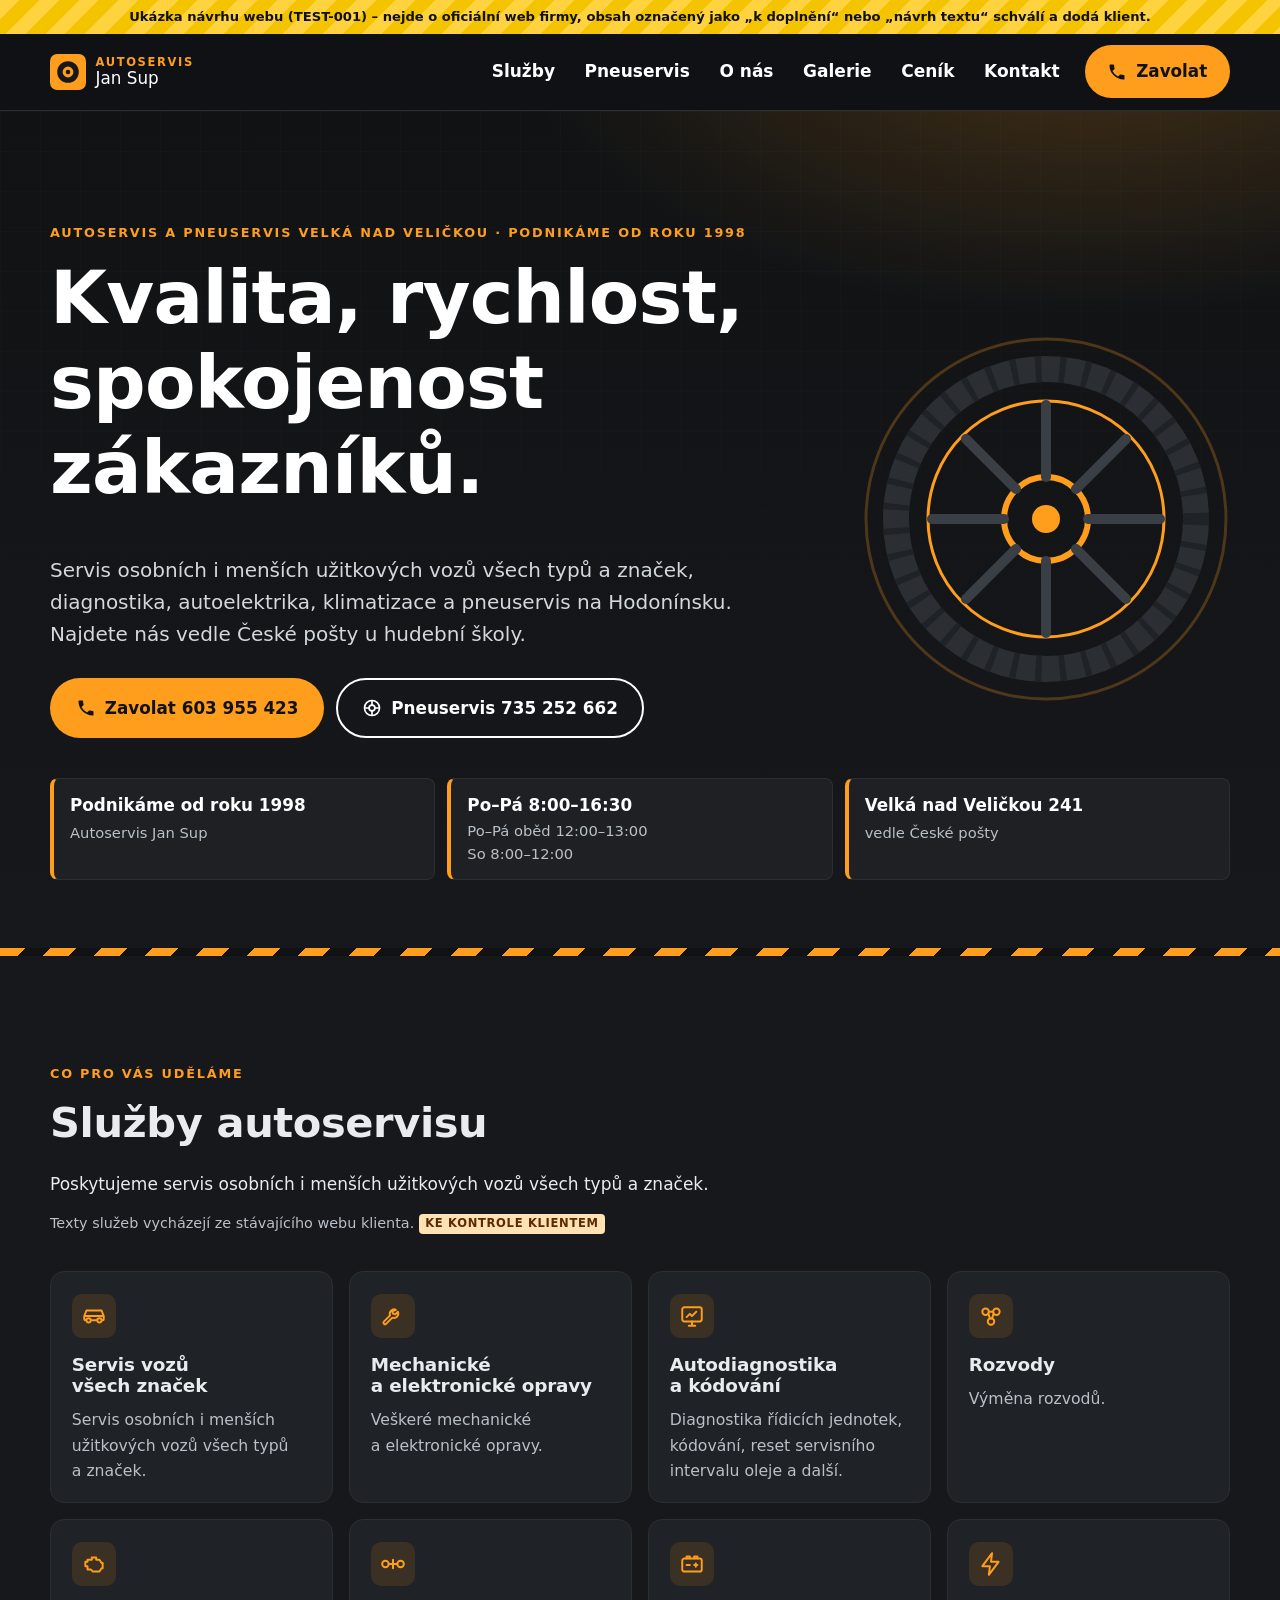
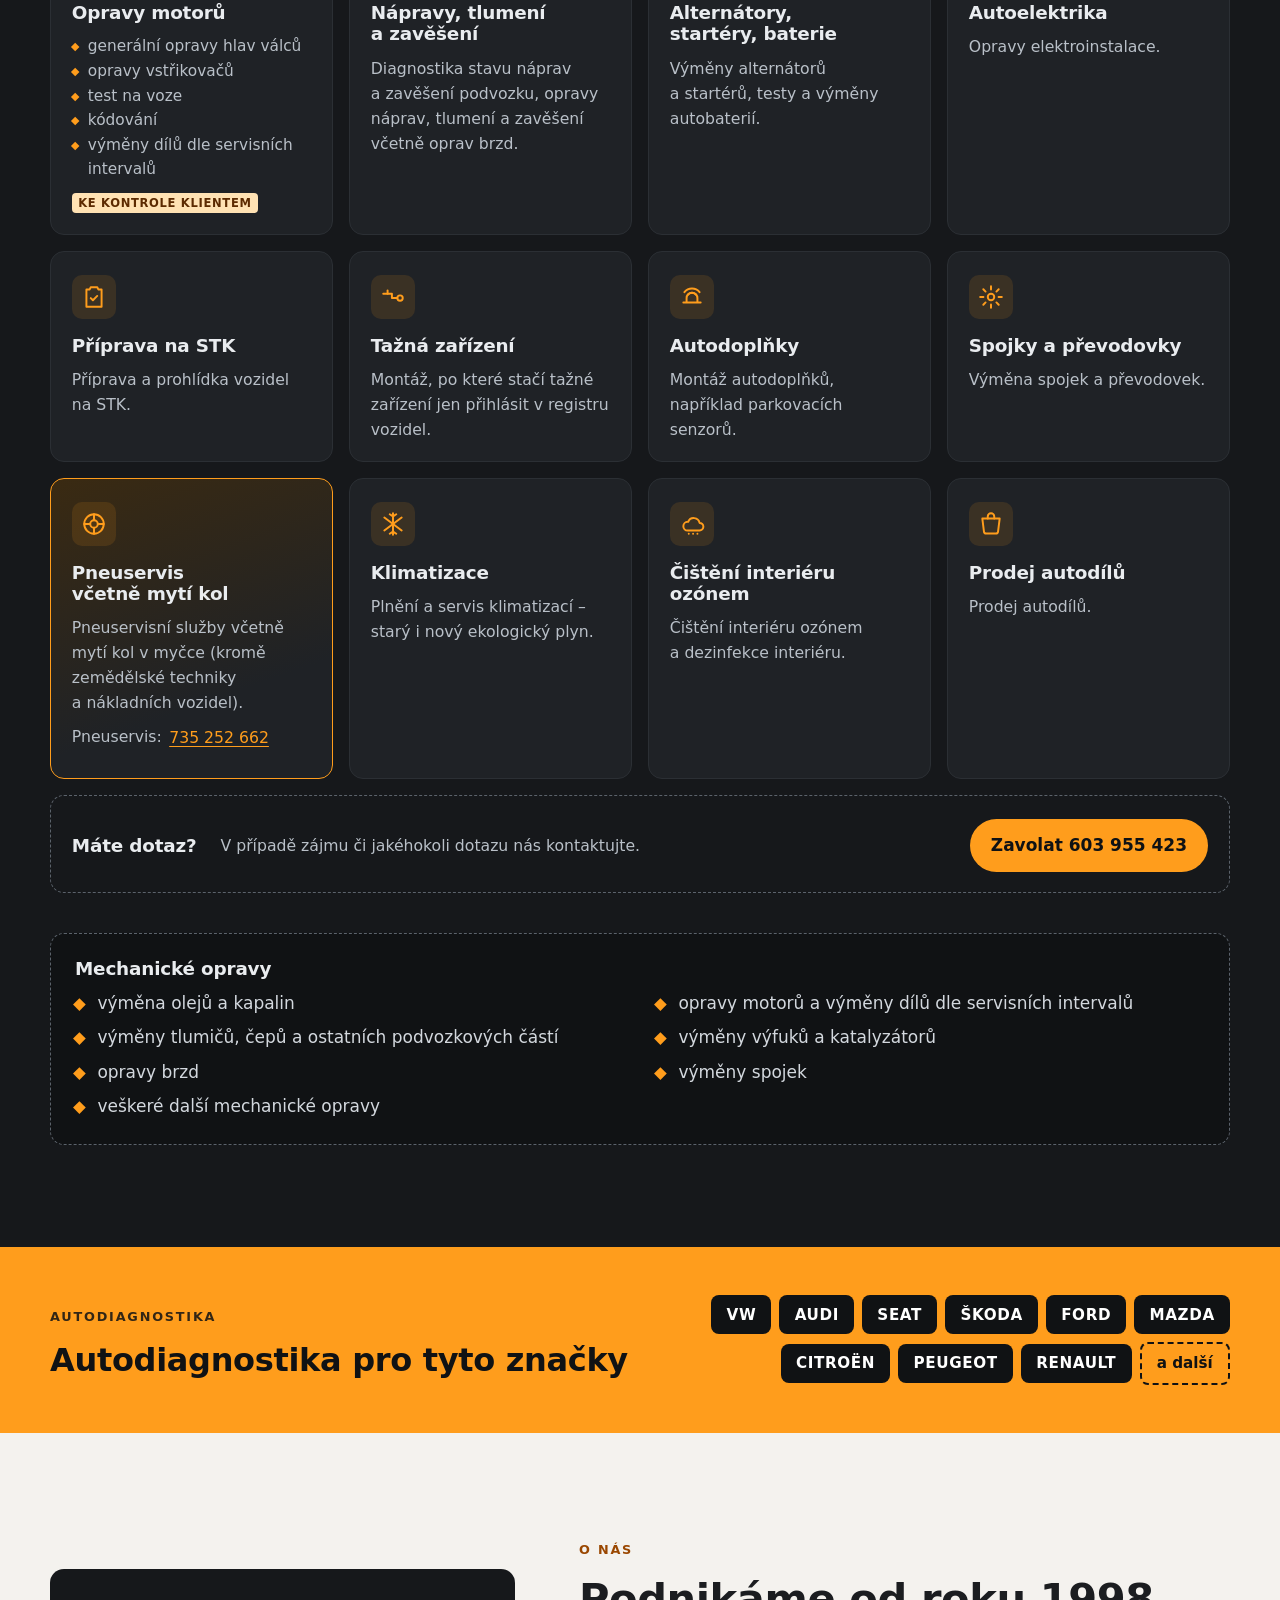
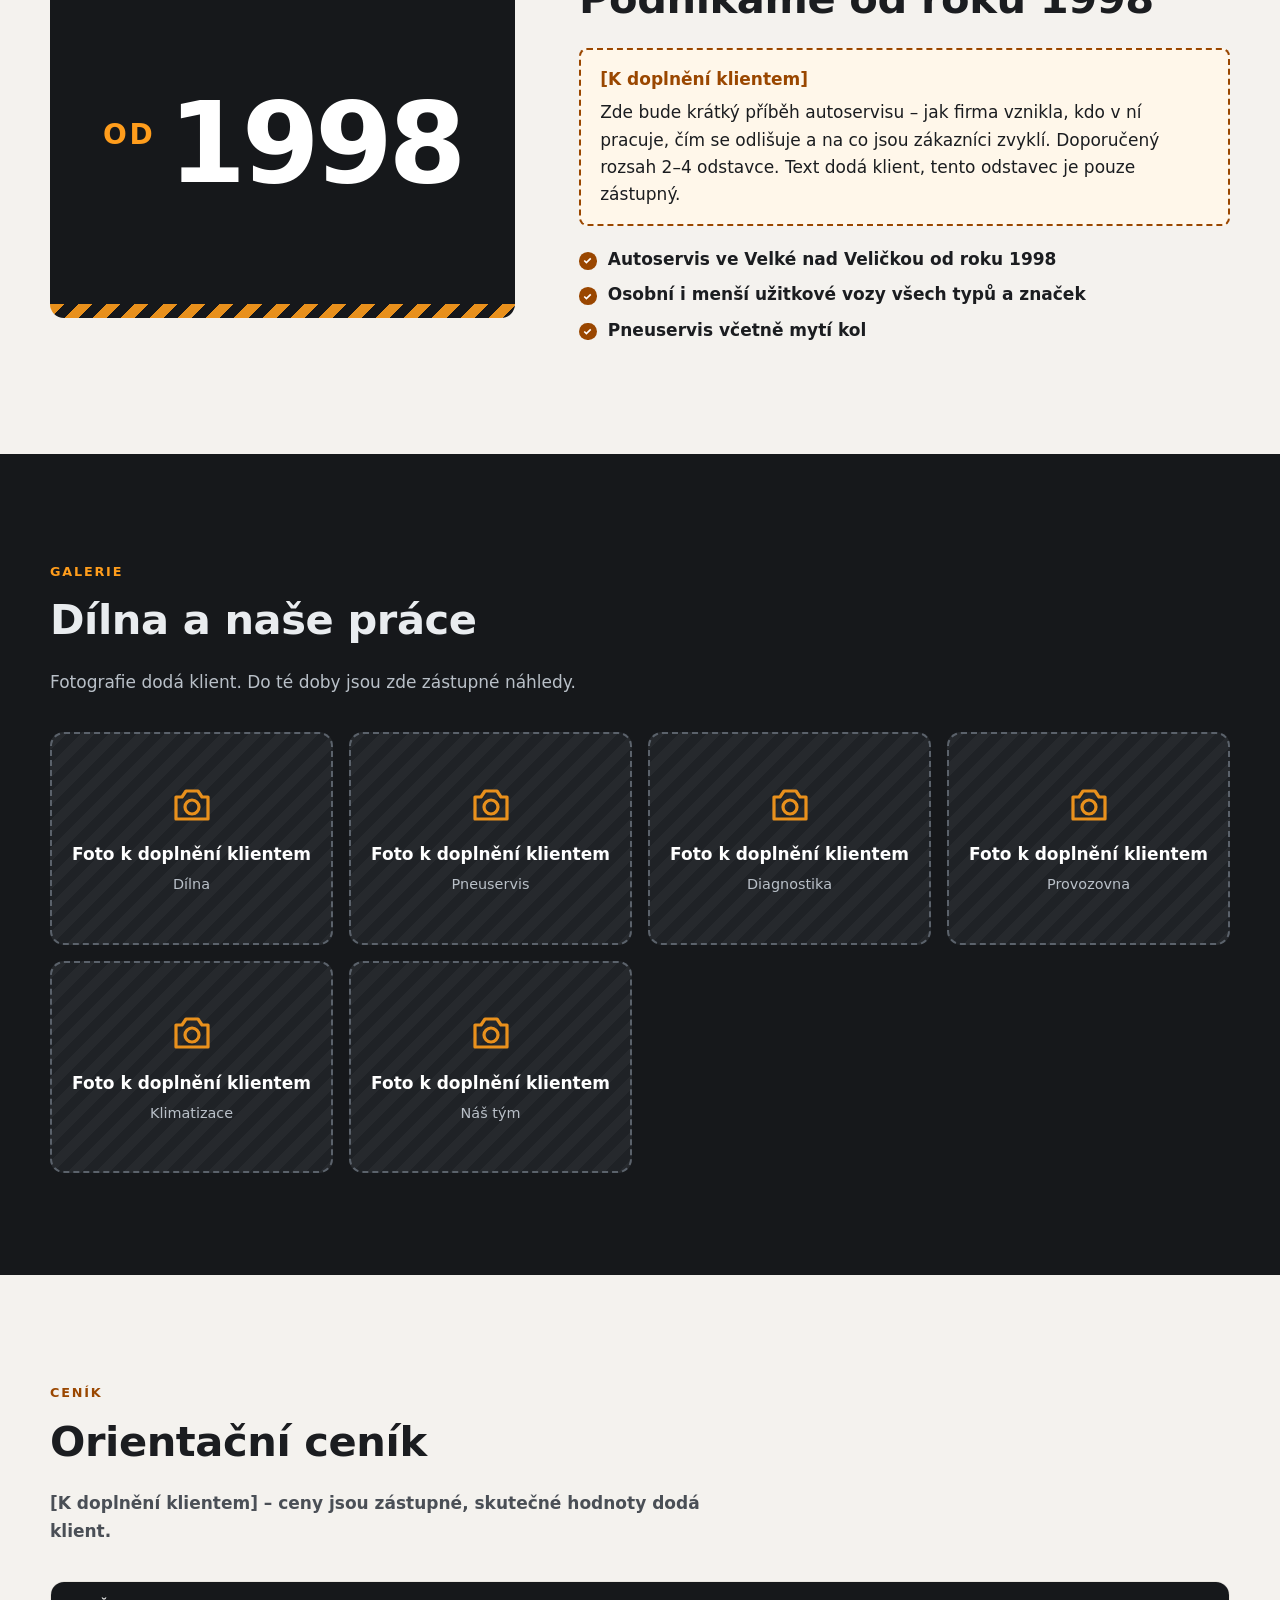
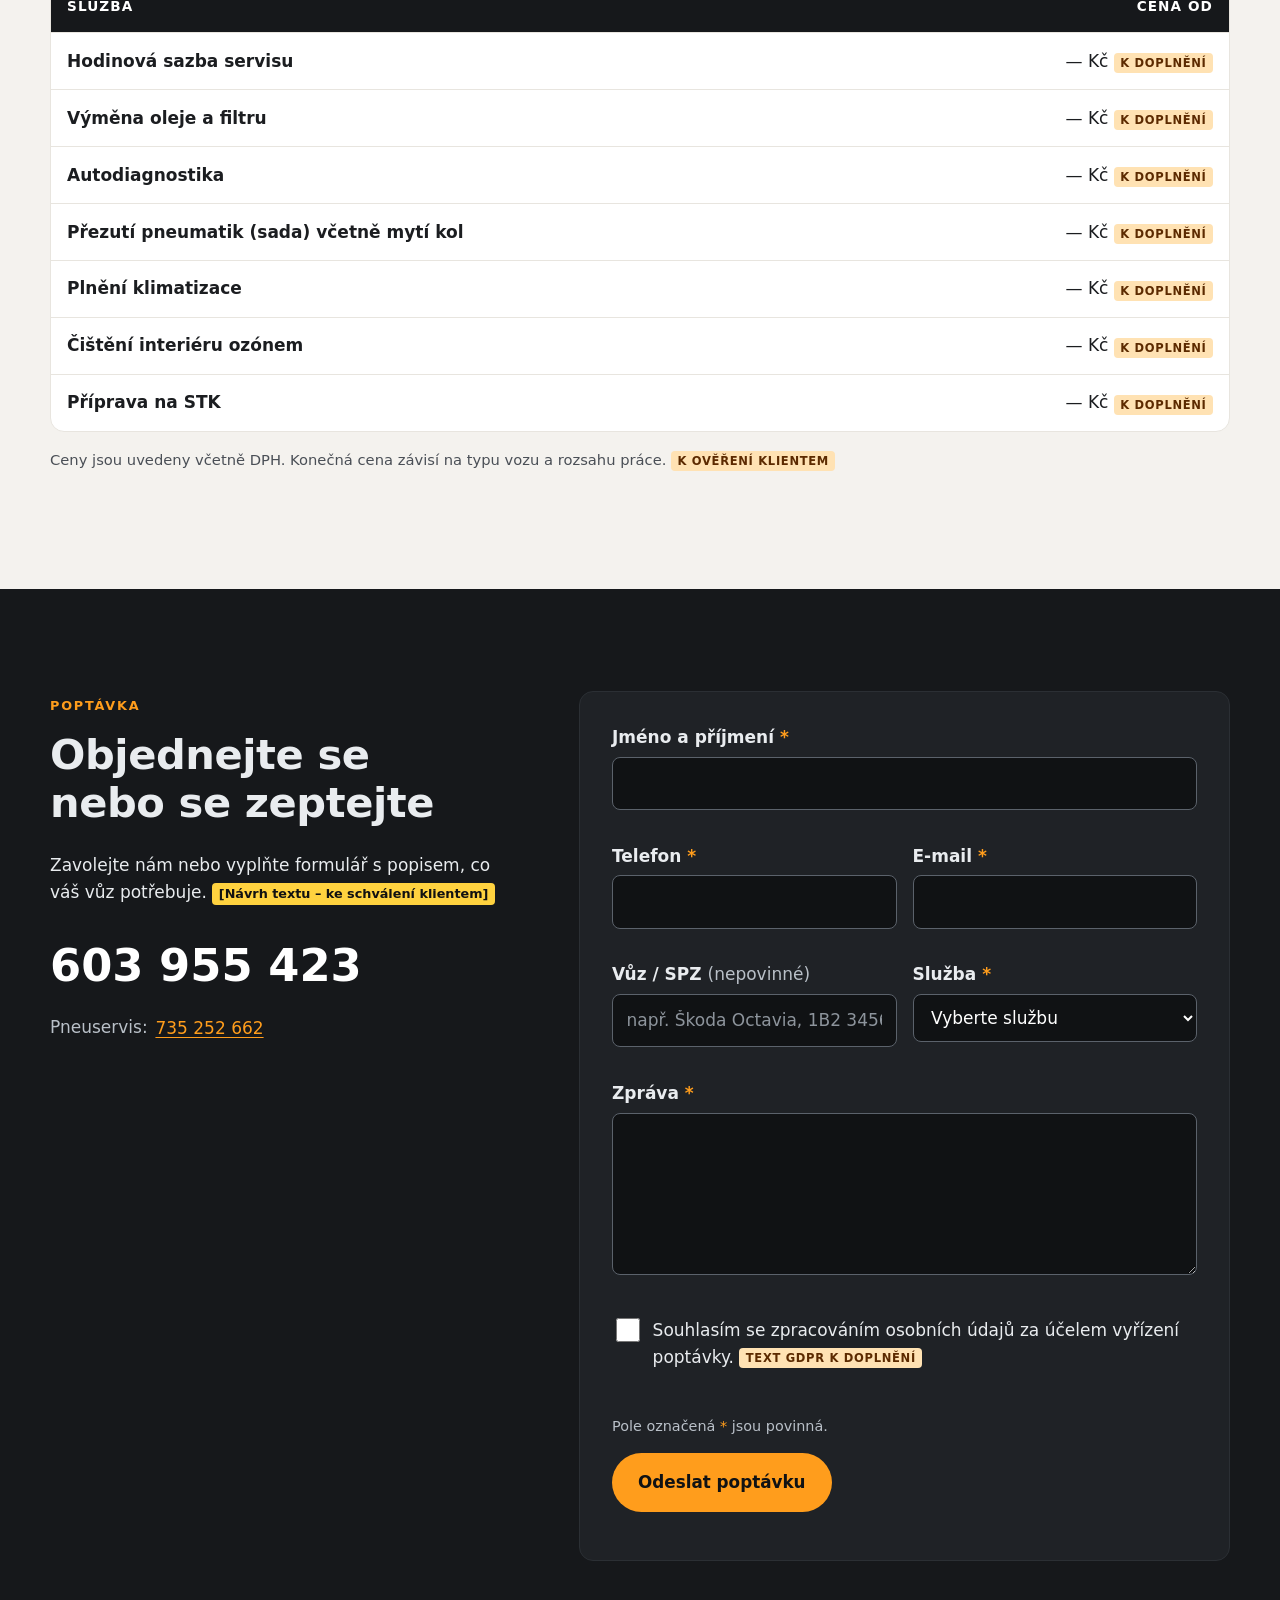
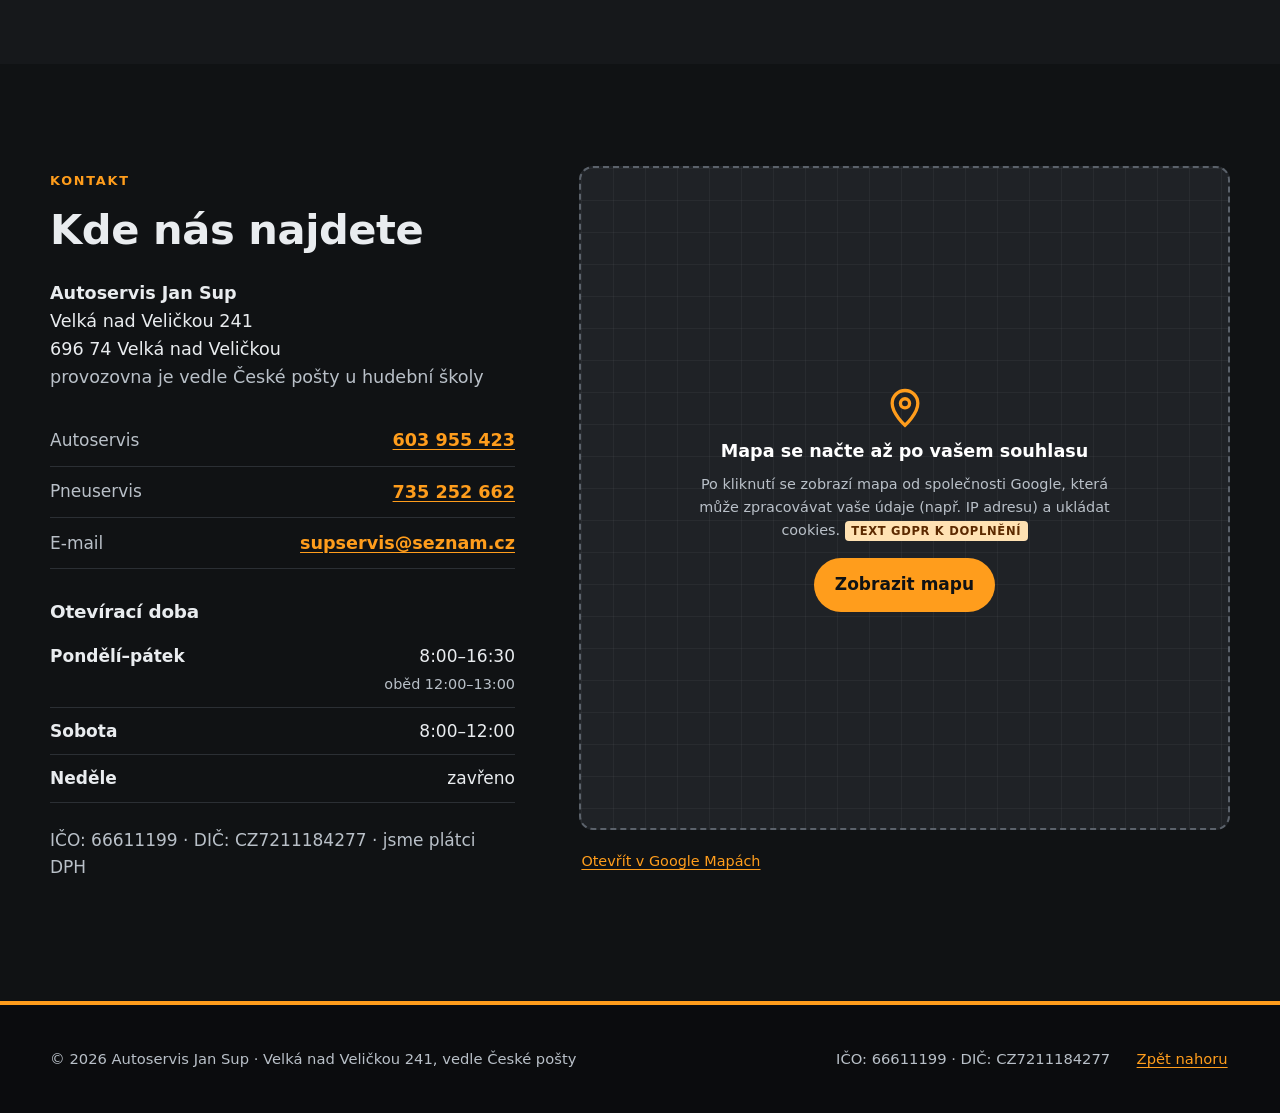
<file: index.html>
<!DOCTYPE html>
<html lang="cs" class="no-js">
<head>
  <meta charset="utf-8">
  <meta name="viewport" content="width=device-width, initial-scale=1">
  <meta name="robots" content="noindex, nofollow">
  <script>document.documentElement.classList.remove('no-js');document.documentElement.classList.add('js');</script>
  <title>Autoservis Velká nad Veličkou, pneuservis na Hodonínsku</title>
  <meta name="description" content="Autoservis Velká nad Veličkou: servis všech značek, diagnostika, autoelektrika, klimatizace, příprava na STK a pneuservis na Hodonínsku. Tel. 603 955 423.">
  <meta name="theme-color" content="#16181b">
  <link rel="canonical" href="https://www.DOPLNIT-DOMENU.invalid/">
  <link rel="icon" href="favicon.svg" type="image/svg+xml">
  <link rel="icon" href="favicon-32.png" type="image/png" sizes="32x32">
  <link rel="apple-touch-icon" href="apple-touch-icon.png">
  <meta property="og:type" content="website">
  <meta property="og:locale" content="cs_CZ">
  <meta property="og:site_name" content="Autoservis Jan Sup">
  <meta property="og:title" content="Autoservis Jan Sup – Velká nad Veličkou">
  <meta property="og:description" content="Servis osobních i menších užitkových vozů všech typů a značek, diagnostika, autoelektrika a pneuservis. Kvalita, rychlost, spokojenost zákazníků.">
  <meta property="og:url" content="https://www.DOPLNIT-DOMENU.invalid/">
  <meta property="og:image" content="https://www.DOPLNIT-DOMENU.invalid/img/og-image.jpg">
  <meta property="og:image:width" content="1200">
  <meta property="og:image:height" content="630">
  <meta property="og:image:alt" content="Autoservis Jan Sup, Velká nad Veličkou – Kvalita, rychlost, spokojenost zákazníků.">
  <link rel="stylesheet" href="css/style.css">
  <script type="application/ld+json">
  {
    "@context": "https://schema.org",
    "@type": "AutoRepair",
    "name": "Autoservis Jan Sup",
    "legalName": "Jan Sup",
    "identifier": {"@type": "PropertyValue", "propertyID": "IČO", "value": "66611199"},
    "vatID": "CZ7211184277",
    "url": "https://www.DOPLNIT-DOMENU.invalid/",
    "image": "https://www.DOPLNIT-DOMENU.invalid/img/og-image.jpg",
    "telephone": "+420603955423",
    "email": "supservis@seznam.cz",
    "foundingDate": "1998",
    "address": {
      "@type": "PostalAddress",
      "streetAddress": "Velká nad Veličkou 241",
      "addressLocality": "Velká nad Veličkou",
      "postalCode": "696 74",
      "addressRegion": "Jihomoravský kraj",
      "addressCountry": "CZ"
    },
    "areaServed": ["Velká nad Veličkou", "Hodonínsko"],
    "contactPoint": [
      {"@type": "ContactPoint", "telephone": "+420603955423", "contactType": "customer service", "name": "Autoservis", "availableLanguage": "cs"},
      {"@type": "ContactPoint", "telephone": "+420735252662", "contactType": "customer service", "name": "Pneuservis", "availableLanguage": "cs"}
    ],
    "openingHoursSpecification": [
      {"@type": "OpeningHoursSpecification", "dayOfWeek": ["Monday","Tuesday","Wednesday","Thursday","Friday"], "opens": "08:00", "closes": "12:00"},
      {"@type": "OpeningHoursSpecification", "dayOfWeek": ["Monday","Tuesday","Wednesday","Thursday","Friday"], "opens": "13:00", "closes": "16:30"},
      {"@type": "OpeningHoursSpecification", "dayOfWeek": "Saturday", "opens": "08:00", "closes": "12:00"}
    ]
  }
  </script>
</head>
<body>
  <a class="skip-link" href="#obsah">Přeskočit na obsah</a>

  <aside class="demo-bar" aria-label="Upozornění na ukázku">Ukázka návrhu webu (TEST-001) – nejde o&nbsp;oficiální web firmy, obsah označený jako „k&nbsp;doplnění“ nebo „návrh textu“ schválí a&nbsp;dodá klient.</aside>

  <header class="site-header" id="top">
    <div class="container header-inner">
      <a class="logo" href="#top" aria-label="Autoservis Jan Sup – na začátek stránky">
        <svg class="logo-mark" viewBox="0 0 40 40" aria-hidden="true" focusable="false"><rect width="40" height="40" rx="8" fill="#ff9d1c"/><path d="M20 8a12 12 0 1 0 0 24 12 12 0 0 0 0-24Zm0 6a6 6 0 1 1 0 12 6 6 0 0 1 0-12Z" fill="#16181b"/><circle cx="20" cy="20" r="2.5" fill="#16181b"/></svg>
        <span class="logo-text"><strong>Autoservis</strong> Jan Sup</span>
      </a>
      <nav class="main-nav" aria-label="Hlavní navigace">
        <button class="nav-toggle" type="button" aria-expanded="false" aria-controls="menu">
          <span class="nav-toggle-bars" aria-hidden="true"></span>
          <span class="nav-toggle-label">Menu</span>
        </button>
        <ul id="menu" class="menu">
          <li><a href="#sluzby">Služby</a></li>
          <li><a href="#pneuservis">Pneuservis</a></li>
          <li><a href="#o-nas">O&nbsp;nás</a></li>
          <li><a href="#galerie">Galerie</a></li>
          <li><a href="#cenik">Ceník</a></li>
          <li><a href="#kontakt">Kontakt</a></li>
        </ul>
      </nav>
      <a class="btn btn-primary header-call" href="tel:+420603955423" aria-label="Zavolat 603 955 423">
        <svg class="icon" viewBox="0 0 24 24" aria-hidden="true" focusable="false"><path d="M6.6 10.8a15.1 15.1 0 0 0 6.6 6.6l2.2-2.2a1 1 0 0 1 1-.25 11.4 11.4 0 0 0 3.6.57 1 1 0 0 1 1 1V20a1 1 0 0 1-1 1A17 17 0 0 1 3 4a1 1 0 0 1 1-1h3.5a1 1 0 0 1 1 1c0 1.25.2 2.45.57 3.57a1 1 0 0 1-.25 1Z" fill="currentColor"/></svg>
        <span class="header-call-text">Zavolat</span>
      </a>
    </div>
  </header>

  <main id="obsah" tabindex="-1">
    <section class="hero" aria-labelledby="hero-title">
      <div class="container hero-inner">
        <svg class="hero-art" viewBox="0 0 400 400" aria-hidden="true" focusable="false">
          <g fill="none" stroke="#ff9d1c" stroke-width="3">
            <circle cx="200" cy="200" r="180" stroke-opacity=".25"/>
            <circle cx="200" cy="200" r="150" stroke-width="26" stroke="#2b2f34"/>
            <circle cx="200" cy="200" r="150" stroke-dasharray="6 18" stroke-width="26" stroke="#1f2226"/>
            <circle cx="200" cy="200" r="118"/>
            <circle cx="200" cy="200" r="42" stroke-width="6"/>
            <g stroke-width="10" stroke-linecap="round" stroke="#3a3f46">
              <path d="M200 158V86M200 242v72M158 200H86M242 200h72M170 170l-50-50M230 230l50 50M230 170l50-50M170 230l-50 50"/>
            </g>
            <circle cx="200" cy="200" r="14" fill="#ff9d1c" stroke="none"/>
          </g>
        </svg>
        <h1 id="hero-title"><span class="h1-kicker">Autoservis a&nbsp;pneuservis Velká nad Veličkou · Podnikáme od roku 1998</span> Kvalita, rychlost, spokojenost zákazníků.</h1>
        <p class="hero-lead">Servis osobních i&nbsp;menších užitkových vozů všech typů a&nbsp;značek, diagnostika, autoelektrika, klimatizace a&nbsp;pneuservis na Hodonínsku. Najdete nás vedle České pošty u&nbsp;hudební školy.</p>
        <div class="hero-actions">
          <a class="btn btn-primary btn-lg" href="tel:+420603955423">
            <svg class="icon" viewBox="0 0 24 24" aria-hidden="true" focusable="false"><path d="M6.6 10.8a15.1 15.1 0 0 0 6.6 6.6l2.2-2.2a1 1 0 0 1 1-.25 11.4 11.4 0 0 0 3.6.57 1 1 0 0 1 1 1V20a1 1 0 0 1-1 1A17 17 0 0 1 3 4a1 1 0 0 1 1-1h3.5a1 1 0 0 1 1 1c0 1.25.2 2.45.57 3.57a1 1 0 0 1-.25 1Z" fill="currentColor"/></svg>
            <span>Zavolat <span class="nowrap">603&nbsp;955&nbsp;423</span></span>
          </a>
          <a class="btn btn-outline btn-lg" href="tel:+420735252662">
            <svg class="icon" viewBox="0 0 24 24" aria-hidden="true" focusable="false"><circle cx="12" cy="12" r="9" fill="none" stroke="currentColor" stroke-width="2"/><circle cx="12" cy="12" r="3.5" fill="none" stroke="currentColor" stroke-width="2"/><path d="M12 3v5.5M12 15.5V21M3 12h5.5M15.5 12H21" stroke="currentColor" stroke-width="2"/></svg>
            <span>Pneuservis <span class="nowrap">735&nbsp;252&nbsp;662</span></span>
          </a>
        </div>
        <ul class="hero-facts" aria-label="Základní informace">
          <li><strong>Podnikáme od roku 1998</strong><span>Autoservis Jan Sup</span></li>
          <li><strong class="nowrap">Po–Pá 8:00–16:30</strong><span class="fact-lines"><span class="nowrap">Po–Pá oběd 12:00–13:00</span><span class="nowrap">So 8:00–12:00</span></span></li>
          <li><strong>Velká nad Veličkou 241</strong><span>vedle České pošty</span></li>
        </ul>
      </div>
    </section>

    <section class="section" id="sluzby" aria-labelledby="sluzby-title">
      <div class="container">
        <header class="section-head">
          <p class="eyebrow">Co pro vás uděláme</p>
          <h2 id="sluzby-title">Služby autoservisu</h2>
          <p>Poskytujeme servis osobních i&nbsp;menších užitkových vozů všech typů a&nbsp;značek.</p>
          <p class="source-note">Texty služeb vycházejí ze stávajícího webu klienta. <span class="todo-inline">ke kontrole klientem</span></p>
        </header>
        <ul class="cards">
          <li class="card"><svg class="card-icon" viewBox="0 0 24 24" aria-hidden="true" focusable="false"><path d="M3 15v-3l2-5h14l2 5v3a1 1 0 0 1-1 1h-1M3 15a1 1 0 0 0 1 1h1m0 0a2 2 0 1 0 4 0m-4 0a2 2 0 1 1 4 0m0 0h6m0 0a2 2 0 1 0 4 0m-4 0a2 2 0 1 1 4 0M4 12h16"/></svg><h3>Servis vozů všech značek</h3><p>Servis osobních i&nbsp;menších užitkových vozů všech typů a&nbsp;značek.</p></li>
          <li class="card"><svg class="card-icon" viewBox="0 0 24 24" aria-hidden="true" focusable="false"><path d="M14.7 6.3a4 4 0 0 0-5.4 5.1L3.5 17.2a1.5 1.5 0 0 0 2.1 2.1l5.8-5.8a4 4 0 0 0 5.1-5.4l-2.4 2.4-2.1-.7-.7-2.1Z"/></svg><h3>Mechanické a&nbsp;elektronické opravy</h3><p>Veškeré mechanické a&nbsp;elektronické opravy.</p></li>
          <li class="card"><svg class="card-icon" viewBox="0 0 24 24" aria-hidden="true" focusable="false"><rect x="3" y="4" width="18" height="13" rx="2"/><path d="M7 13l3-3 2 2 4-4M9 21h6M12 17v4"/></svg><h3>Autodiagnostika a&nbsp;kódování</h3><p>Diagnostika řídicích jednotek, kódování, reset servisního intervalu oleje a&nbsp;další.</p></li>
          <li class="card"><svg class="card-icon" viewBox="0 0 24 24" aria-hidden="true" focusable="false"><circle cx="7" cy="8" r="3"/><circle cx="17" cy="8" r="3"/><circle cx="12" cy="17" r="3"/><path d="M9.6 9.5l1.4 5M14.4 9.5 13 14.5M10 8h4"/></svg><h3>Rozvody</h3><p>Výměna rozvodů.</p></li>
          <li class="card"><svg class="card-icon" viewBox="0 0 24 24" aria-hidden="true" focusable="false"><path d="M4 10h2V8h4V6h4v2h3l2 3h1v5h-1l-2 3h-6l-2-2H6v-3H4z"/></svg><h3>Opravy motorů</h3><ul class="card-list"><li>generální opravy hlav válců</li><li>opravy vstřikovačů</li><li>test na voze</li><li>kódování</li><li>výměny dílů dle servisních intervalů</li></ul><p class="card-note"><span class="todo-inline">ke kontrole klientem</span></p></li>
          <li class="card"><svg class="card-icon" viewBox="0 0 24 24" aria-hidden="true" focusable="false"><circle cx="5" cy="12" r="3"/><circle cx="19" cy="12" r="3"/><path d="M8 12h8M12 8v8"/></svg><h3>Nápravy, tlumení a&nbsp;zavěšení</h3><p>Diagnostika stavu náprav a&nbsp;zavěšení podvozku, opravy náprav, tlumení a&nbsp;zavěšení včetně oprav brzd.</p></li>
          <li class="card"><svg class="card-icon" viewBox="0 0 24 24" aria-hidden="true" focusable="false"><rect x="3" y="7" width="18" height="12" rx="2"/><path d="M7 7V5h3v2M14 7V5h3v2M7 13h3M15.5 11.5v3M14 13h3"/></svg><h3>Alternátory, startéry, baterie</h3><p>Výměny alternátorů a&nbsp;startérů, testy a&nbsp;výměny autobaterií.</p></li>
          <li class="card"><svg class="card-icon" viewBox="0 0 24 24" aria-hidden="true" focusable="false"><path d="M13 2 4 14h7l-1 8 9-12h-7z"/></svg><h3>Autoelektrika</h3><p>Opravy elektroinstalace.</p></li>
          <li class="card"><svg class="card-icon" viewBox="0 0 24 24" aria-hidden="true" focusable="false"><path d="M9 3h6l1 2h3v16H5V5h3z"/><path d="m9 13 2 2 4-4"/></svg><h3>Příprava na STK</h3><p>Příprava a&nbsp;prohlídka vozidel na STK.</p></li>
          <li class="card"><svg class="card-icon" viewBox="0 0 24 24" aria-hidden="true" focusable="false"><path d="M3 9h8v4h5"/><circle cx="18.5" cy="13" r="2.5"/><path d="M7 9V6"/></svg><h3>Tažná zařízení</h3><p>Montáž, po které stačí tažné zařízení jen přihlásit v&nbsp;registru vozidel.</p></li>
          <li class="card"><svg class="card-icon" viewBox="0 0 24 24" aria-hidden="true" focusable="false"><path d="M4 17h16M7 17v-4a5 5 0 0 1 10 0v4"/><path d="M5 7.5a9 9 0 0 1 14 0M8 10a5 5 0 0 1 8 0"/></svg><h3>Autodoplňky</h3><p>Montáž autodoplňků, například parkovacích senzorů.</p></li>
          <li class="card"><svg class="card-icon" viewBox="0 0 24 24" aria-hidden="true" focusable="false"><circle cx="12" cy="12" r="3"/><path d="M12 2v3M12 19v3M2 12h3M19 12h3M4.9 4.9 7 7M17 17l2.1 2.1M4.9 19.1 7 17M17 7l2.1-2.1"/></svg><h3>Spojky a&nbsp;převodovky</h3><p>Výměna spojek a&nbsp;převodovek.</p></li>
          <li class="card card-accent" id="pneuservis"><svg class="card-icon" viewBox="0 0 24 24" aria-hidden="true" focusable="false"><circle cx="12" cy="12" r="9"/><circle cx="12" cy="12" r="3.5"/><path d="M12 3v5.5M12 15.5V21M3 12h5.5M15.5 12H21"/></svg><h3>Pneuservis včetně mytí kol</h3><p>Pneuservisní služby včetně mytí kol v&nbsp;myčce (kromě zemědělské techniky a&nbsp;nákladních vozidel). Pneuservis: <a href="tel:+420735252662" class="tap nowrap">735&nbsp;252&nbsp;662</a></p></li>
          <li class="card"><svg class="card-icon" viewBox="0 0 24 24" aria-hidden="true" focusable="false"><path d="M12 2v20M4 6l16 12M20 6 4 18"/><path d="m9 3 3 2 3-2M9 21l3-2 3 2"/></svg><h3>Klimatizace</h3><p>Plnění a&nbsp;servis klimatizací – starý i&nbsp;nový ekologický plyn.</p></li>
          <li class="card"><svg class="card-icon" viewBox="0 0 24 24" aria-hidden="true" focusable="false"><path d="M4 14a4 4 0 0 1 4-4h.5A5.5 5.5 0 0 1 19 11a3.5 3.5 0 0 1 0 7H8a4 4 0 0 1-4-4Z"/><path d="M9 21h.01M13 21h.01M17 21h.01"/></svg><h3>Čištění interiéru ozónem</h3><p>Čištění interiéru ozónem a&nbsp;dezinfekce interiéru.</p></li>
          <li class="card"><svg class="card-icon" viewBox="0 0 24 24" aria-hidden="true" focusable="false"><path d="M4 7h16l-1.5 12a2 2 0 0 1-2 1.8h-9a2 2 0 0 1-2-1.8z"/><path d="M9 7V5a3 3 0 0 1 6 0v2"/></svg><h3>Prodej autodílů</h3><p>Prodej autodílů.</p></li>
          <li class="card card-cta"><h3>Máte dotaz?</h3><p>V&nbsp;případě zájmu či jakéhokoli dotazu nás kontaktujte.</p><a class="btn btn-primary" href="tel:+420603955423"><span>Zavolat <span class="nowrap">603&nbsp;955&nbsp;423</span></span></a></li>
        </ul>

        <div class="sub-block">
          <h3>Mechanické opravy</h3>
          <ul class="ticklist">
            <li>výměna olejů a&nbsp;kapalin</li>
            <li>opravy motorů a&nbsp;výměny dílů dle servisních intervalů</li>
            <li>výměny tlumičů, čepů a&nbsp;ostatních podvozkových částí</li>
            <li>výměny výfuků a&nbsp;katalyzátorů</li>
            <li>opravy brzd</li>
            <li>výměny spojek</li>
            <li>veškeré další mechanické opravy</li>
          </ul>
        </div>
      </div>
    </section>

    <section class="band" aria-labelledby="diag-title">
      <div class="container band-inner">
        <div>
          <p class="eyebrow">Autodiagnostika</p>
          <h2 id="diag-title">Autodiagnostika pro tyto značky</h2>
        </div>
        <ul class="brands">
          <li>VW</li><li>Audi</li><li>Seat</li><li>Škoda</li><li>Ford</li><li>Mazda</li><li>Citroën</li><li>Peugeot</li><li>Renault</li><li class="brands-more">a&nbsp;další</li>
        </ul>
      </div>
    </section>

    <section class="section section-light" id="o-nas" aria-labelledby="onas-title">
      <div class="container about">
        <div class="about-year" aria-hidden="true"><span>1998</span></div>
        <div>
          <p class="eyebrow">O&nbsp;nás</p>
          <h2 id="onas-title">Podnikáme od roku 1998</h2>
          <div class="todo-box">
            <p class="todo-label">[K doplnění klientem]</p>
            <p>Zde bude krátký příběh autoservisu – jak firma vznikla, kdo v&nbsp;ní pracuje, čím se odlišuje a&nbsp;na co jsou zákazníci zvyklí. Doporučený rozsah 2–4 odstavce. Text dodá klient, tento odstavec je pouze zástupný.</p>
          </div>
          <ul class="ticks">
            <li>Autoservis ve Velké nad Veličkou od roku 1998</li>
            <li>Osobní i&nbsp;menší užitkové vozy všech typů a&nbsp;značek</li>
            <li>Pneuservis včetně mytí kol</li>
          </ul>
        </div>
      </div>
    </section>

    <section class="section" id="galerie" aria-labelledby="galerie-title">
      <div class="container">
        <header class="section-head">
          <p class="eyebrow">Galerie</p>
          <h2 id="galerie-title">Dílna a&nbsp;naše práce</h2>
          <p>Fotografie dodá klient. Do té doby jsou zde zástupné náhledy.</p>
        </header>
        <ul class="gallery">
          <li><button type="button" class="ph" data-caption="Dílna – foto k doplnění klientem"><span class="ph-label">Foto k&nbsp;doplnění klientem</span><span class="ph-sub">Dílna</span></button></li>
          <li><button type="button" class="ph" data-caption="Pneuservis – foto k doplnění klientem"><span class="ph-label">Foto k&nbsp;doplnění klientem</span><span class="ph-sub">Pneuservis</span></button></li>
          <li><button type="button" class="ph" data-caption="Diagnostika – foto k doplnění klientem"><span class="ph-label">Foto k&nbsp;doplnění klientem</span><span class="ph-sub">Diagnostika</span></button></li>
          <li><button type="button" class="ph" data-caption="Provozovna zvenku – foto k doplnění klientem"><span class="ph-label">Foto k&nbsp;doplnění klientem</span><span class="ph-sub">Provozovna</span></button></li>
          <li><button type="button" class="ph" data-caption="Klimatizace – foto k doplnění klientem"><span class="ph-label">Foto k&nbsp;doplnění klientem</span><span class="ph-sub">Klimatizace</span></button></li>
          <li><button type="button" class="ph" data-caption="Tým – foto k doplnění klientem"><span class="ph-label">Foto k&nbsp;doplnění klientem</span><span class="ph-sub">Náš tým</span></button></li>
        </ul>
      </div>
    </section>

    <section class="section section-light" id="cenik" aria-labelledby="cenik-title">
      <div class="container">
        <header class="section-head">
          <p class="eyebrow">Ceník</p>
          <h2 id="cenik-title">Orientační ceník</h2>
          <p class="todo-label">[K doplnění klientem] – ceny jsou zástupné, skutečné hodnoty dodá klient.</p>
        </header>
        <div class="table-wrap">
          <table class="price-table">
            <caption class="visually-hidden">Orientační ceník služeb – k&nbsp;doplnění klientem</caption>
            <thead><tr><th scope="col">Služba</th><th scope="col">Cena od</th></tr></thead>
            <tbody>
              <tr><th scope="row">Hodinová sazba servisu</th><td><span class="nowrap">— Kč</span> <span class="todo-inline">k&nbsp;doplnění</span></td></tr>
              <tr><th scope="row">Výměna oleje a&nbsp;filtru</th><td><span class="nowrap">— Kč</span> <span class="todo-inline">k&nbsp;doplnění</span></td></tr>
              <tr><th scope="row">Autodiagnostika</th><td><span class="nowrap">— Kč</span> <span class="todo-inline">k&nbsp;doplnění</span></td></tr>
              <tr><th scope="row">Přezutí pneumatik (sada) včetně mytí kol</th><td><span class="nowrap">— Kč</span> <span class="todo-inline">k&nbsp;doplnění</span></td></tr>
              <tr><th scope="row">Plnění klimatizace</th><td><span class="nowrap">— Kč</span> <span class="todo-inline">k&nbsp;doplnění</span></td></tr>
              <tr><th scope="row">Čištění interiéru ozónem</th><td><span class="nowrap">— Kč</span> <span class="todo-inline">k&nbsp;doplnění</span></td></tr>
              <tr><th scope="row">Příprava na STK</th><td><span class="nowrap">— Kč</span> <span class="todo-inline">k&nbsp;doplnění</span></td></tr>
            </tbody>
          </table>
        </div>
        <p class="note">Ceny jsou uvedeny včetně DPH. Konečná cena závisí na typu vozu a&nbsp;rozsahu práce. <span class="todo-inline">k&nbsp;ověření klientem</span></p>
      </div>
    </section>

    <section class="section" id="poptavka" aria-labelledby="poptavka-title">
      <div class="container form-layout">
        <div>
          <p class="eyebrow">Poptávka</p>
          <h2 id="poptavka-title">Objednejte se nebo se zeptejte</h2>
          <p>Zavolejte nám nebo vyplňte formulář s&nbsp;popisem, co váš vůz potřebuje. <span class="draft-label">[Návrh textu – ke schválení klientem]</span></p>
          <p class="big-phone"><a href="tel:+420603955423">603&nbsp;955&nbsp;423</a></p>
          <p class="muted">Pneuservis: <a class="tap" href="tel:+420735252662">735&nbsp;252&nbsp;662</a></p>
        </div>
        <form class="form" id="poptavka-form" novalidate>
          <div class="field">
            <label for="f-jmeno">Jméno a&nbsp;příjmení <span class="req" aria-hidden="true">*</span></label>
            <input id="f-jmeno" name="jmeno" type="text" autocomplete="name" required aria-describedby="e-jmeno">
            <p class="error" id="e-jmeno" aria-live="polite"></p>
          </div>
          <div class="field-row">
            <div class="field">
              <label for="f-telefon">Telefon <span class="req" aria-hidden="true">*</span></label>
              <input id="f-telefon" name="telefon" type="tel" autocomplete="tel" inputmode="tel" required aria-describedby="e-telefon">
              <p class="error" id="e-telefon" aria-live="polite"></p>
            </div>
            <div class="field">
              <label for="f-email">E-mail <span class="req" aria-hidden="true">*</span></label>
              <input id="f-email" name="email" type="email" autocomplete="email" required aria-describedby="e-email">
              <p class="error" id="e-email" aria-live="polite"></p>
            </div>
          </div>
          <div class="field-row">
            <div class="field">
              <label for="f-vuz">Vůz / SPZ <span class="opt">(nepovinné)</span></label>
              <input id="f-vuz" name="vuz" type="text" placeholder="např. Škoda Octavia, 1B2 3456">
              <p class="error" aria-hidden="true"></p>
            </div>
            <div class="field">
              <label for="f-sluzba">Služba <span class="req" aria-hidden="true">*</span></label>
              <select id="f-sluzba" name="sluzba" required aria-describedby="e-sluzba">
                <option value="">Vyberte službu</option>
                <option>Servis / pravidelná prohlídka</option>
                <option>Mechanická oprava</option>
                <option>Autodiagnostika / kódování</option>
                <option>Autoelektrika</option>
                <option>Příprava na STK</option>
                <option>Tažné zařízení</option>
                <option>Autodoplňky</option>
                <option>Spojky a&nbsp;převodovky</option>
                <option>Pneuservis</option>
                <option>Klimatizace</option>
                <option>Čištění interiéru ozónem</option>
                <option>Autodíly</option>
                <option>Jiné</option>
              </select>
              <p class="error" id="e-sluzba" aria-live="polite"></p>
            </div>
          </div>
          <div class="field">
            <label for="f-zprava">Zpráva <span class="req" aria-hidden="true">*</span></label>
            <textarea id="f-zprava" name="zprava" rows="5" required aria-describedby="e-zprava"></textarea>
            <p class="error" id="e-zprava" aria-live="polite"></p>
          </div>
          <div class="field field-check">
            <input id="f-gdpr" name="gdpr" type="checkbox" required aria-describedby="e-gdpr">
            <label for="f-gdpr">Souhlasím se zpracováním osobních údajů za účelem vyřízení poptávky. <span class="todo-inline">text GDPR k&nbsp;doplnění</span></label>
            <p class="error" id="e-gdpr" aria-live="polite"></p>
          </div>
          <p class="muted small">Pole označená <span class="req">*</span> jsou povinná.</p>
          <button class="btn btn-primary btn-lg" type="submit">Odeslat poptávku</button>
          <p class="form-status" id="form-status" role="status" aria-live="polite"></p>
        </form>
      </div>
    </section>

    <section class="section section-dark" id="kontakt" aria-labelledby="kontakt-title">
      <div class="container contact">
        <div class="contact-info">
          <p class="eyebrow">Kontakt</p>
          <h2 id="kontakt-title">Kde nás najdete</h2>
          <address>
            <strong>Autoservis Jan Sup</strong><br>
            Velká nad Veličkou 241<br>
            696 74 Velká nad Veličkou<br>
            <span class="muted">provozovna je vedle České pošty u&nbsp;hudební školy</span>
          </address>
          <ul class="contact-list">
            <li><span>Autoservis</span><a href="tel:+420603955423">603&nbsp;955&nbsp;423</a></li>
            <li><span>Pneuservis</span><a href="tel:+420735252662">735&nbsp;252&nbsp;662</a></li>
            <li><span>E-mail</span><a href="mailto:supservis@seznam.cz">supservis@seznam.cz</a></li>
          </ul>
          <h3>Otevírací doba</h3>
          <table class="hours">
            <caption class="visually-hidden">Otevírací doba</caption>
            <tbody>
              <tr><th scope="row">Pondělí–pátek</th><td><span class="nowrap">8:00–16:30</span><br><span class="muted small nowrap">oběd 12:00–13:00</span></td></tr>
              <tr><th scope="row">Sobota</th><td><span class="nowrap">8:00–12:00</span></td></tr>
              <tr><th scope="row">Neděle</th><td>zavřeno</td></tr>
            </tbody>
          </table>
          <p class="ids"><span class="nowrap">IČO: 66611199</span> · <span class="nowrap">DIČ: CZ7211184277</span> · jsme plátci DPH</p>
        </div>
        <div class="map">
          <div class="map-consent" id="map-box">
            <svg class="map-pin" viewBox="0 0 24 24" aria-hidden="true" focusable="false"><path d="M12 22s7-6.3 7-12a7 7 0 1 0-14 0c0 5.7 7 12 7 12Z"/><circle cx="12" cy="10" r="2.5"/></svg>
            <p class="map-title">Mapa se načte až po vašem souhlasu</p>
            <p class="small">Po kliknutí se zobrazí mapa od společnosti Google, která může zpracovávat vaše údaje (např. IP adresu) a&nbsp;ukládat cookies. <span class="todo-inline">text GDPR k&nbsp;doplnění</span></p>
            <button type="button" class="btn btn-primary" id="map-load" data-src="https://www.google.com/maps?q=Velk%C3%A1+nad+Veli%C4%8Dkou+241,+696+74+Velk%C3%A1+nad+Veli%C4%8Dkou&amp;output=embed">Zobrazit mapu</button>
          </div>
          <p class="small"><a class="tap" href="https://www.google.com/maps/search/?api=1&amp;query=Velk%C3%A1+nad+Veli%C4%8Dkou+241,+696+74+Velk%C3%A1+nad+Veli%C4%8Dkou" rel="noopener" target="_blank">Otevřít v&nbsp;Google Mapách<span class="visually-hidden"> (otevře se v&nbsp;novém okně)</span></a></p>
        </div>
      </div>
    </section>
  </main>

  <footer class="site-footer">
    <div class="container footer-inner">
      <p>© 2026 Autoservis Jan Sup · <span class="nowrap">Velká nad Veličkou 241,</span> <span class="nowrap">vedle České pošty</span></p>
      <p><span class="nowrap">IČO: 66611199</span> · <span class="nowrap">DIČ: CZ7211184277</span></p>
      <p><a class="tap" href="#top">Zpět nahoru</a></p>
    </div>
  </footer>

  <dialog class="lightbox" id="lightbox" aria-labelledby="lightbox-caption">
    <div class="lightbox-ph"><span class="ph-label">Foto k&nbsp;doplnění klientem</span></div>
    <p id="lightbox-caption"></p>
    <form method="dialog"><button class="btn btn-primary" type="submit">Zavřít</button></form>
  </dialog>

  <script src="js/main.js" defer></script>
</body>
</html>
</file>
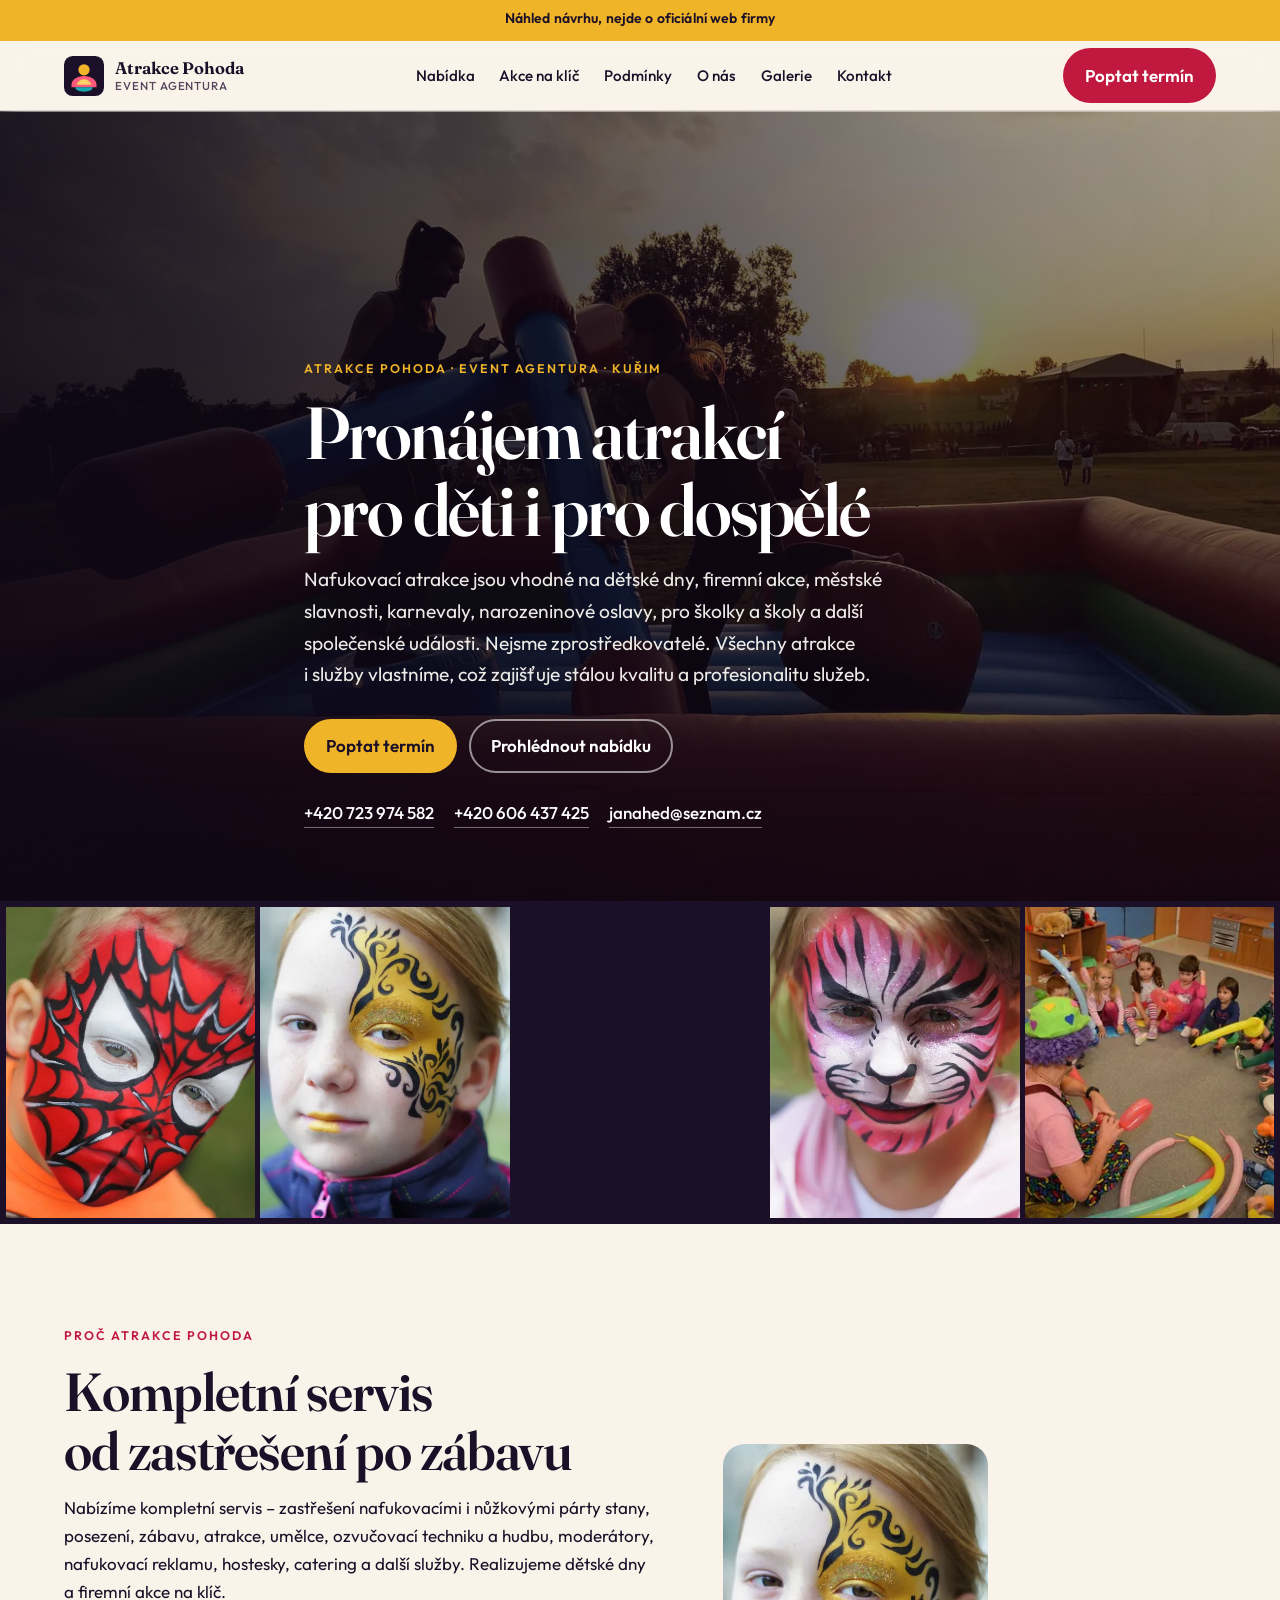
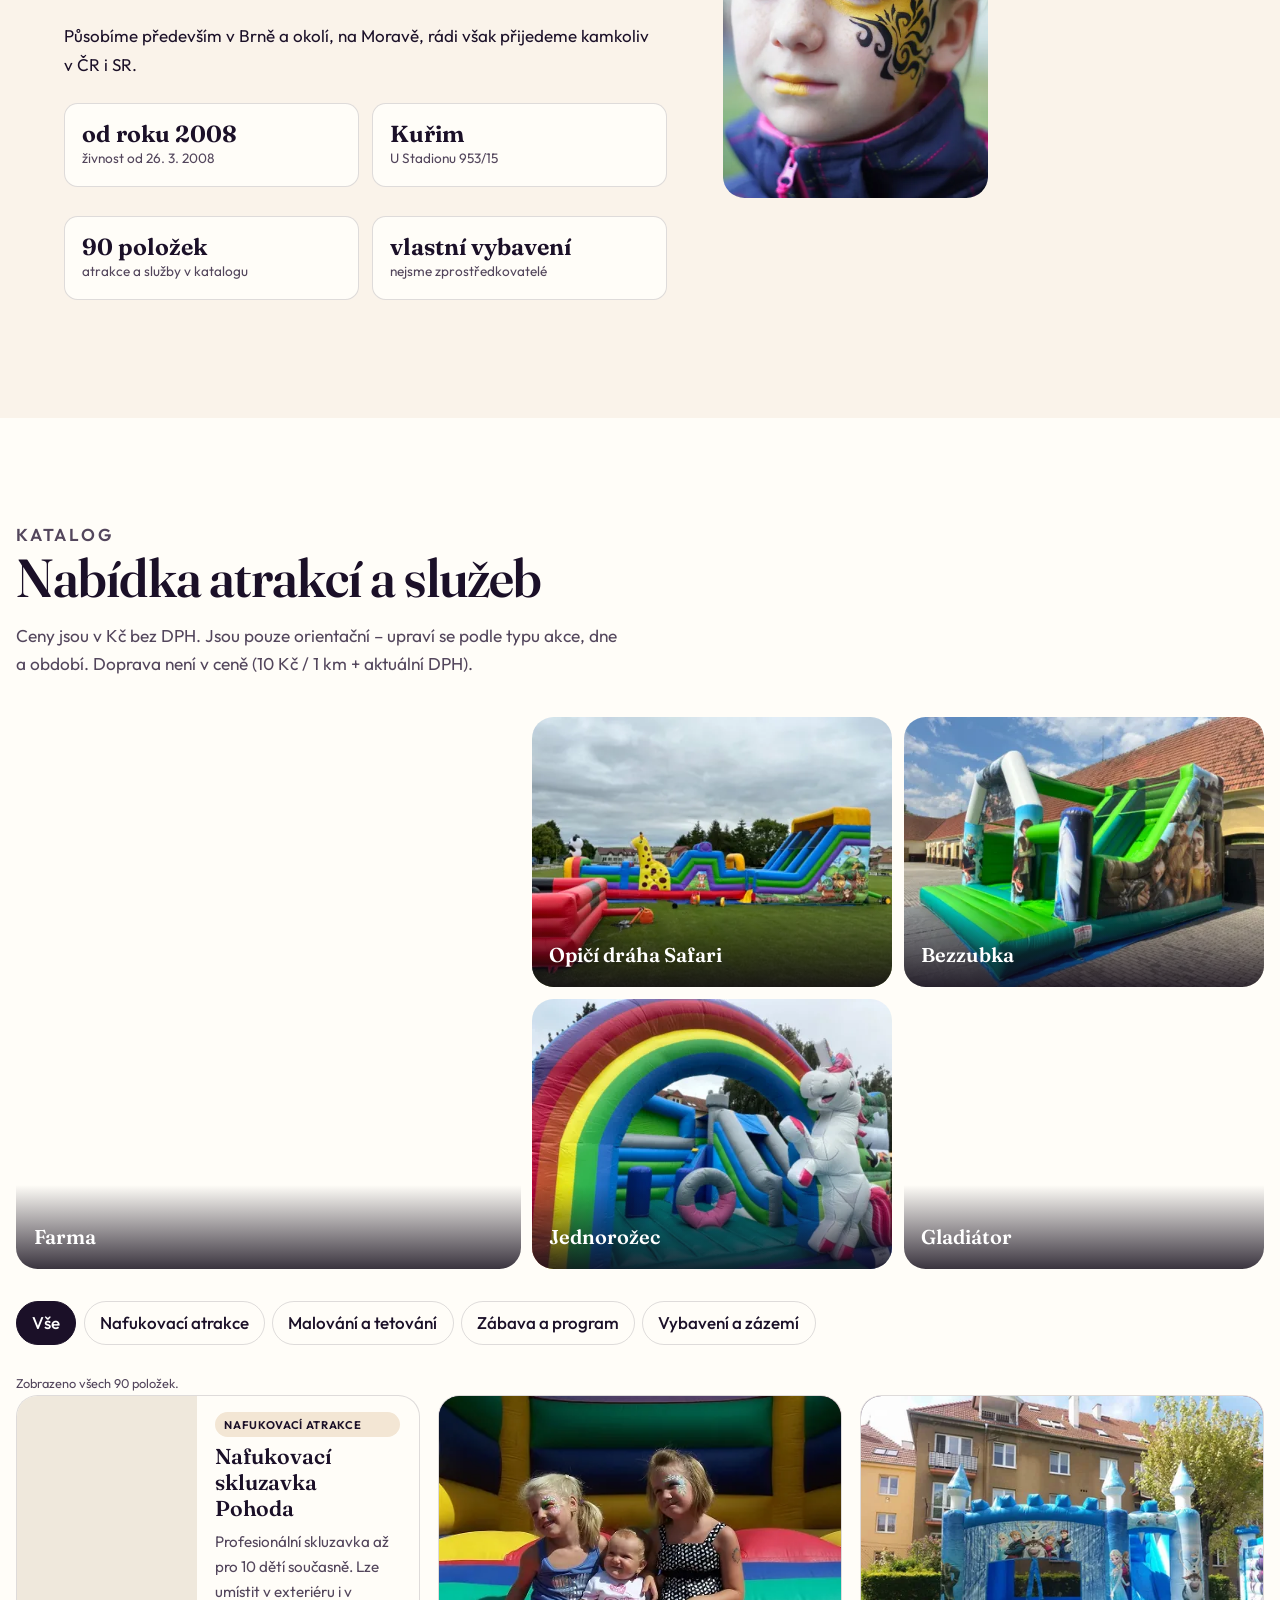
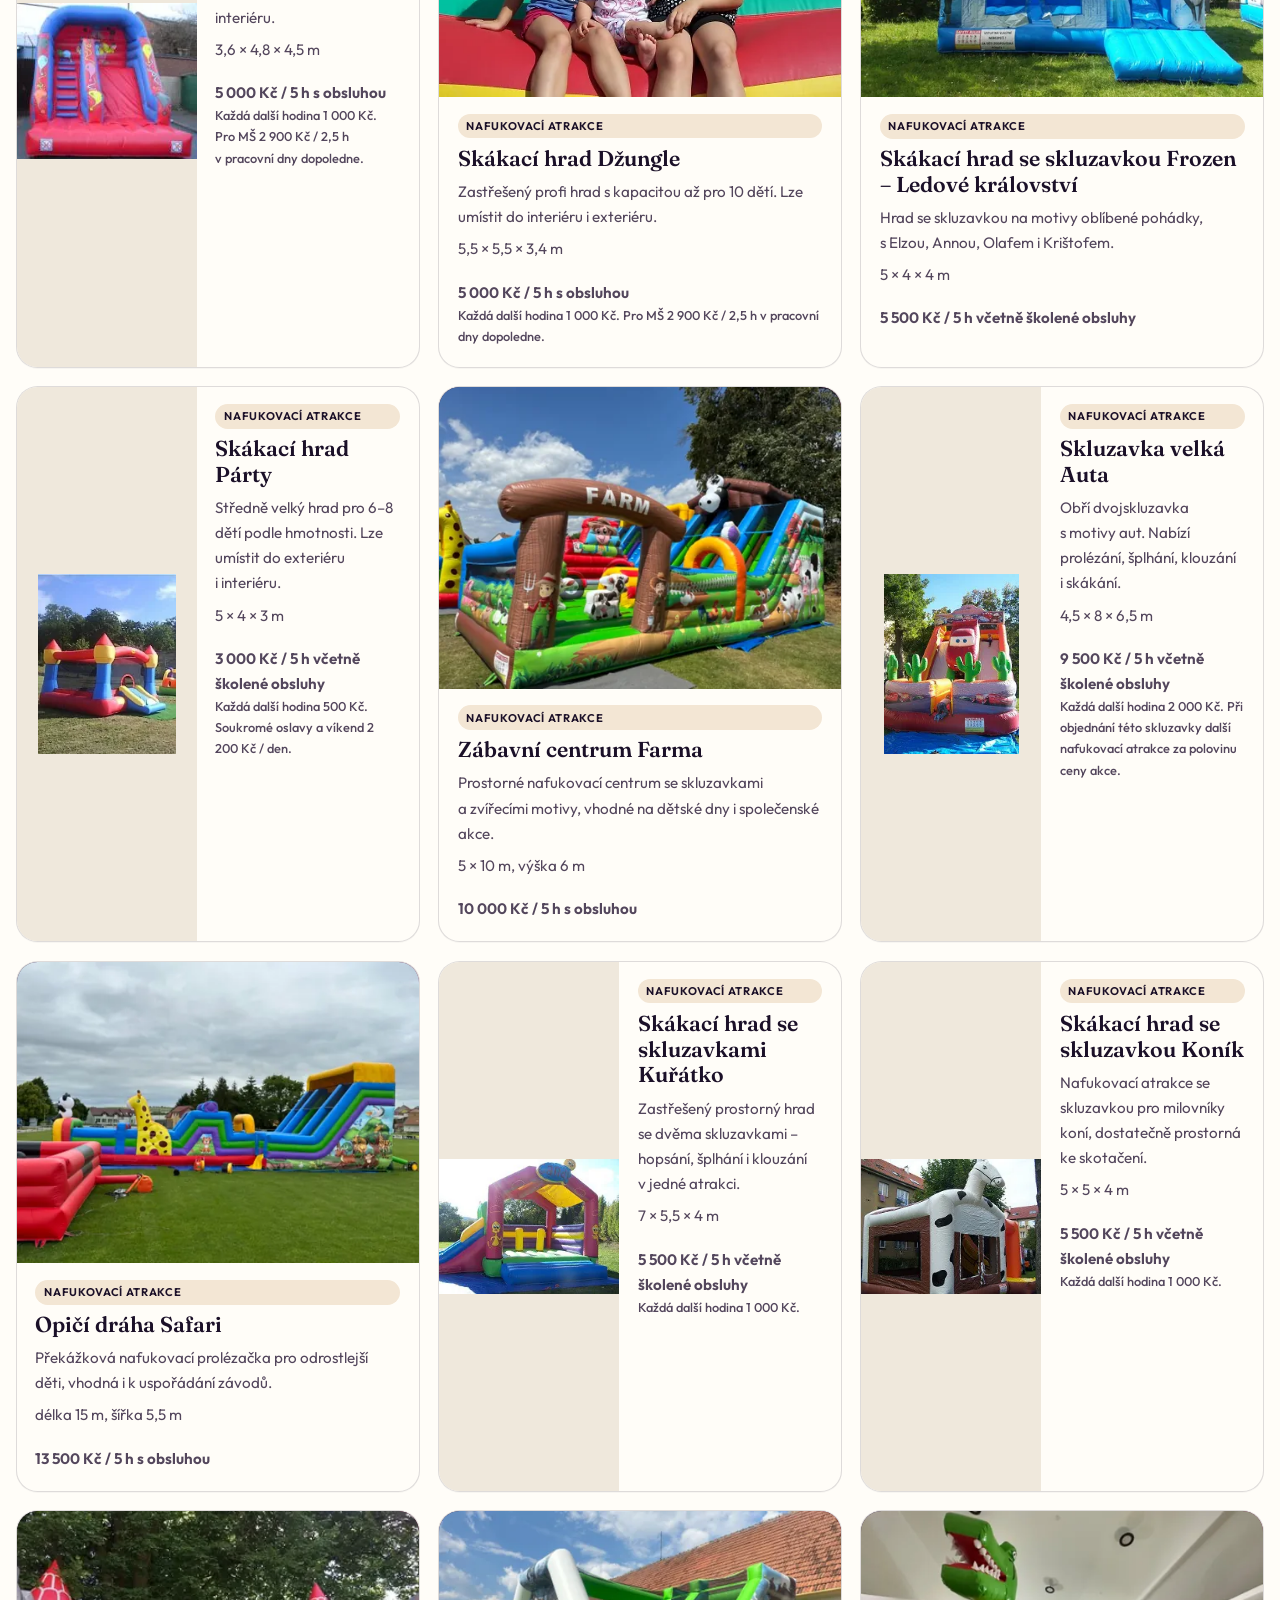
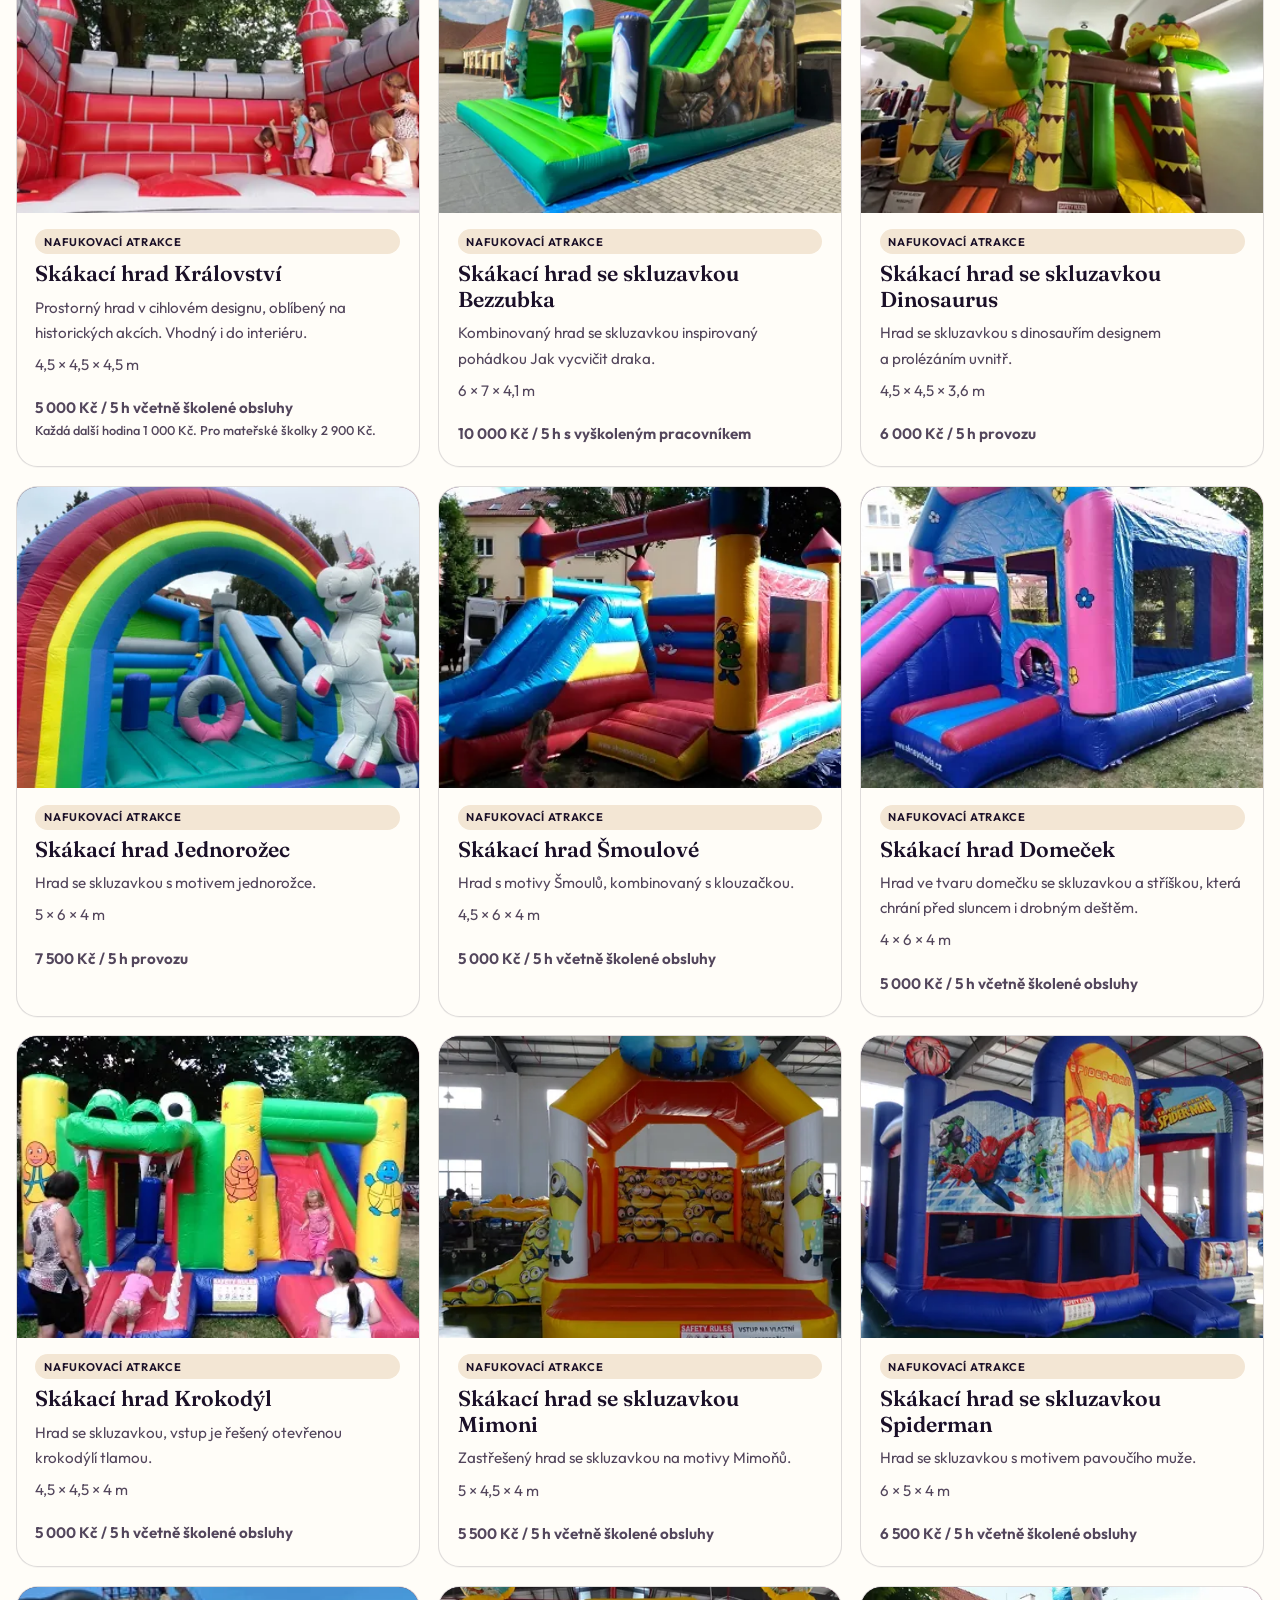
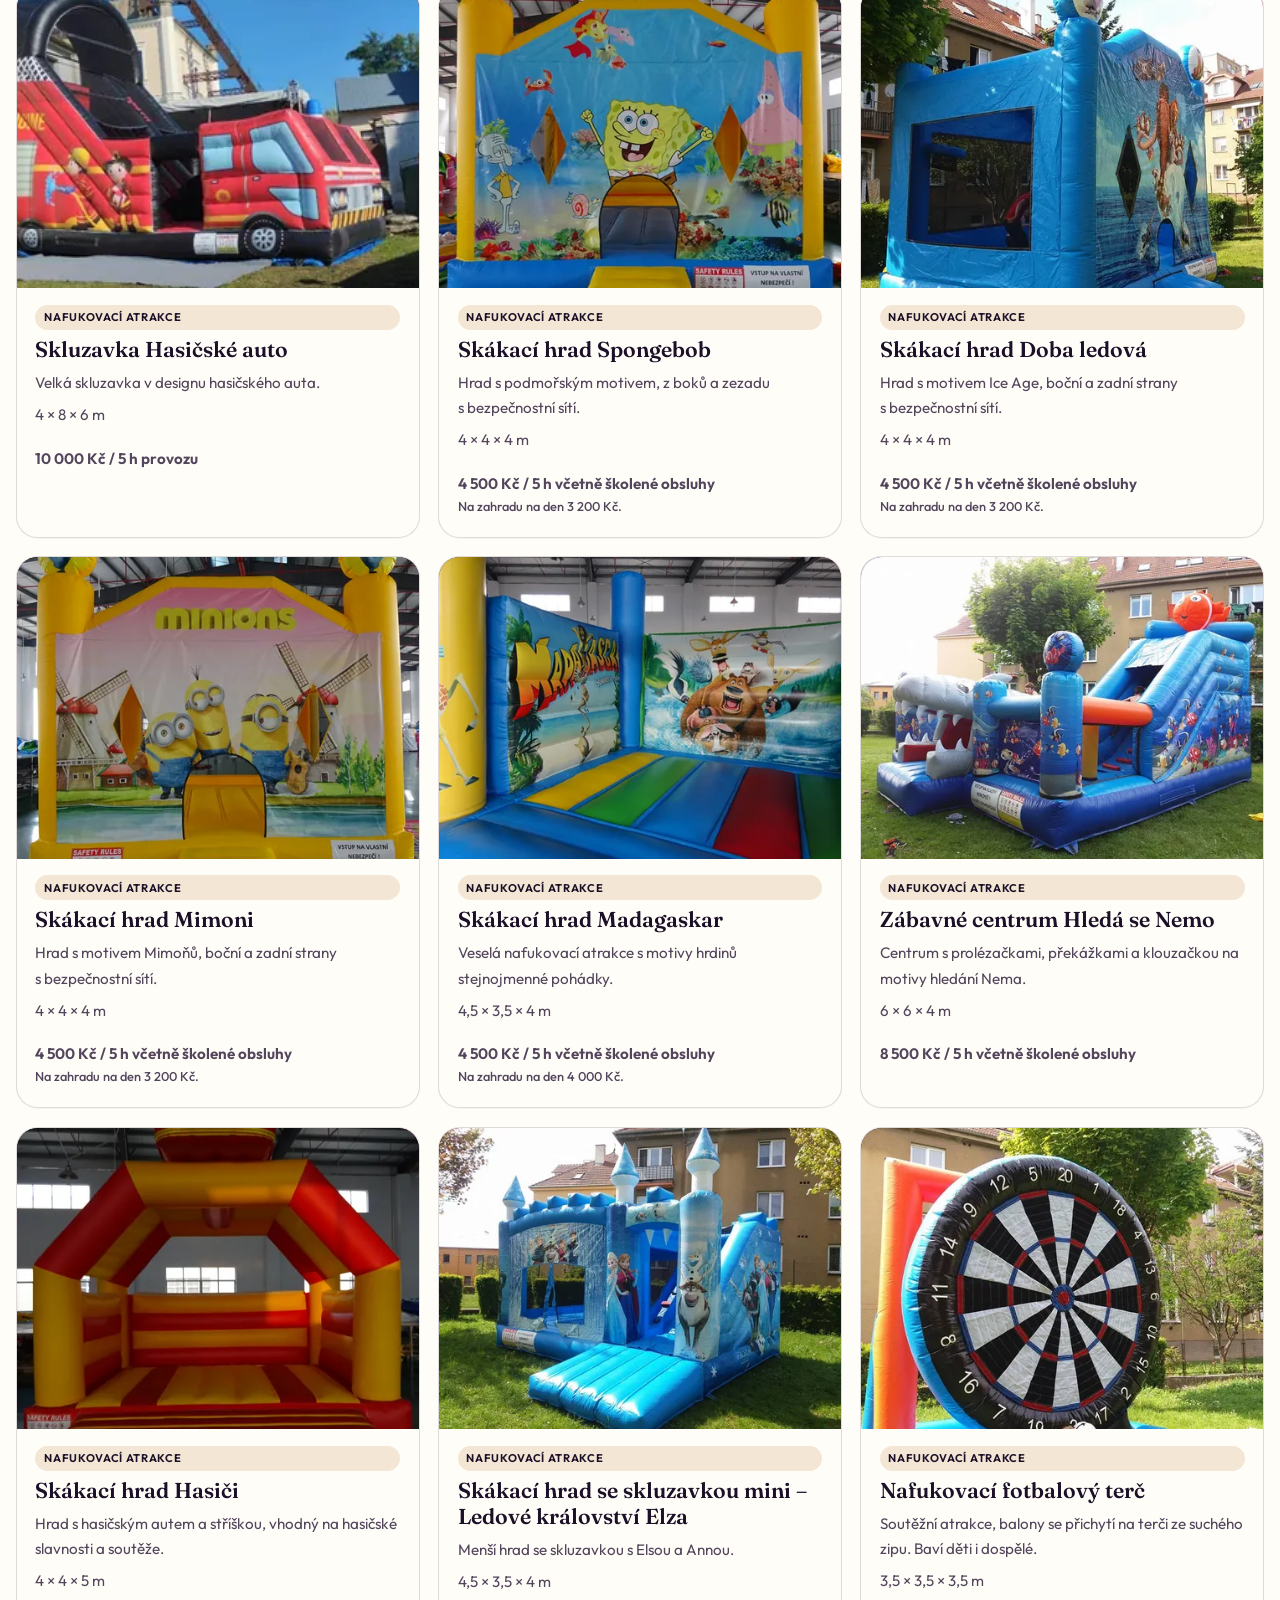
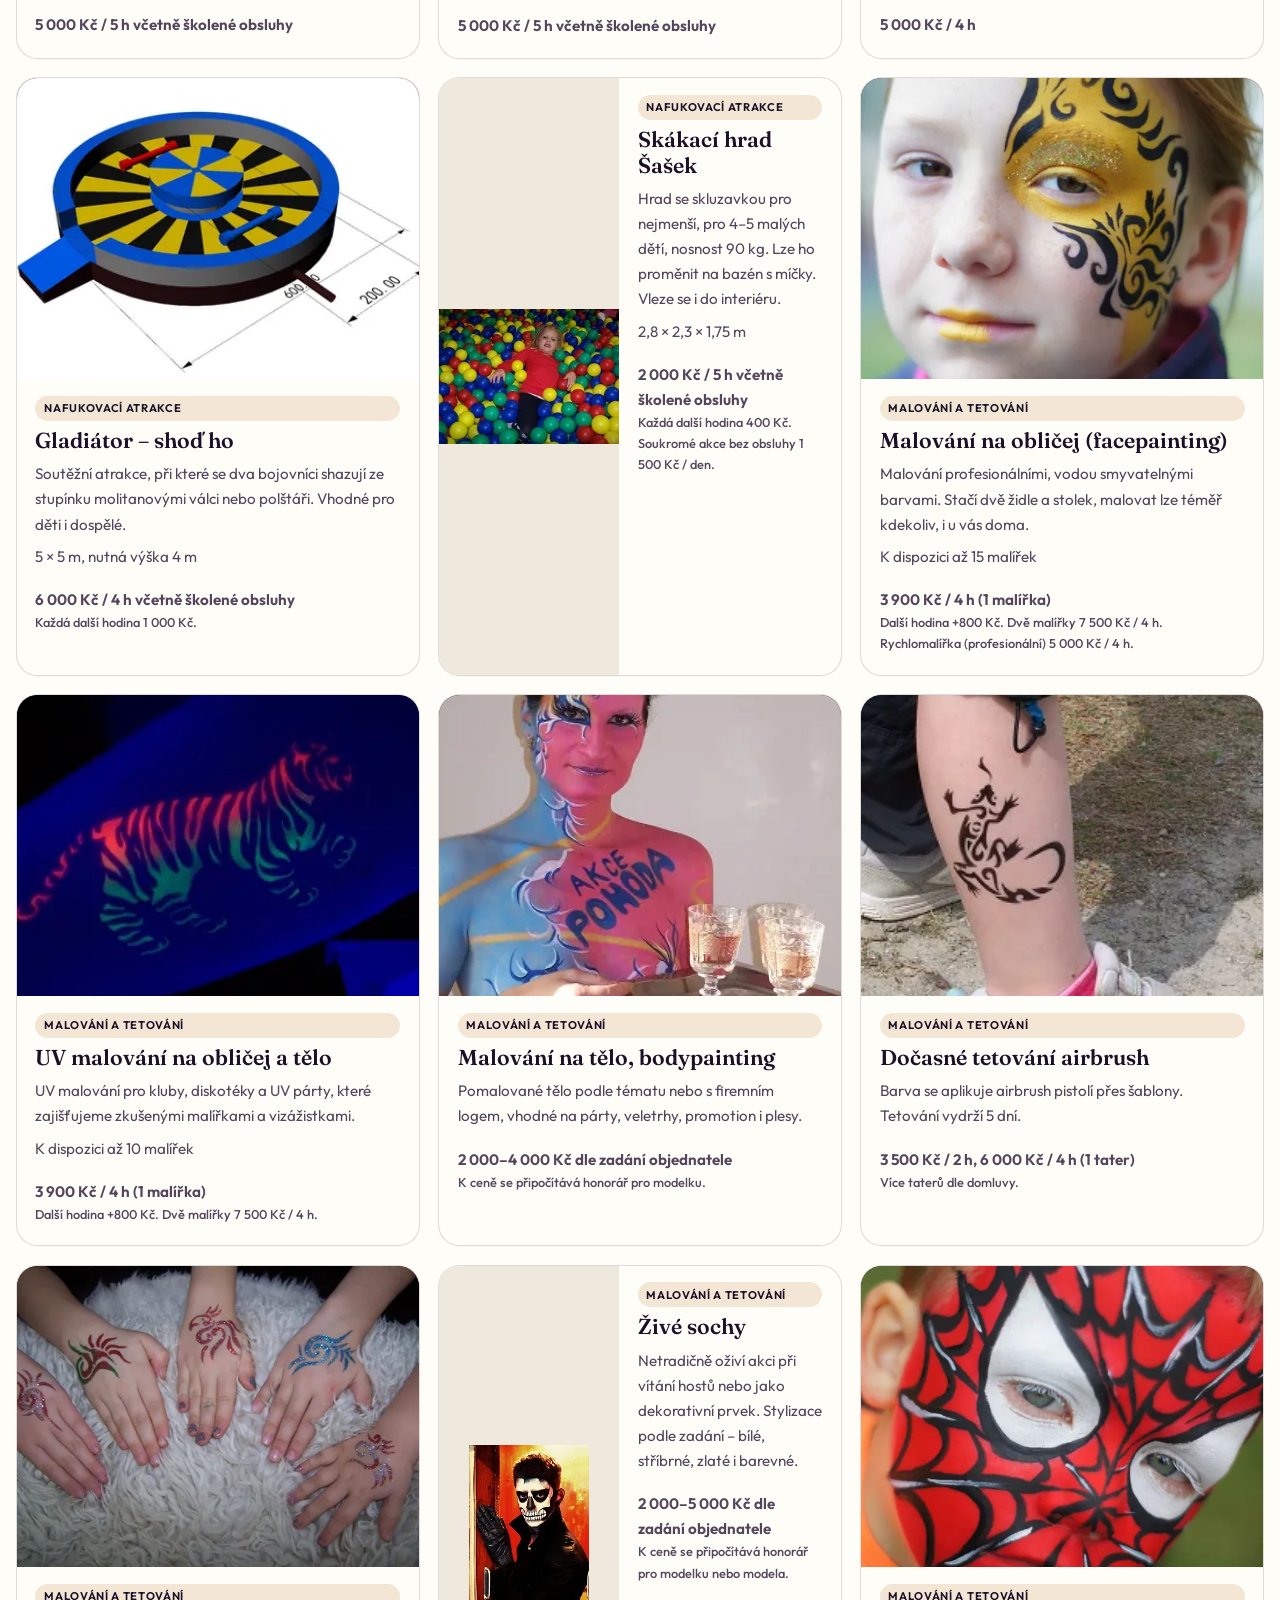
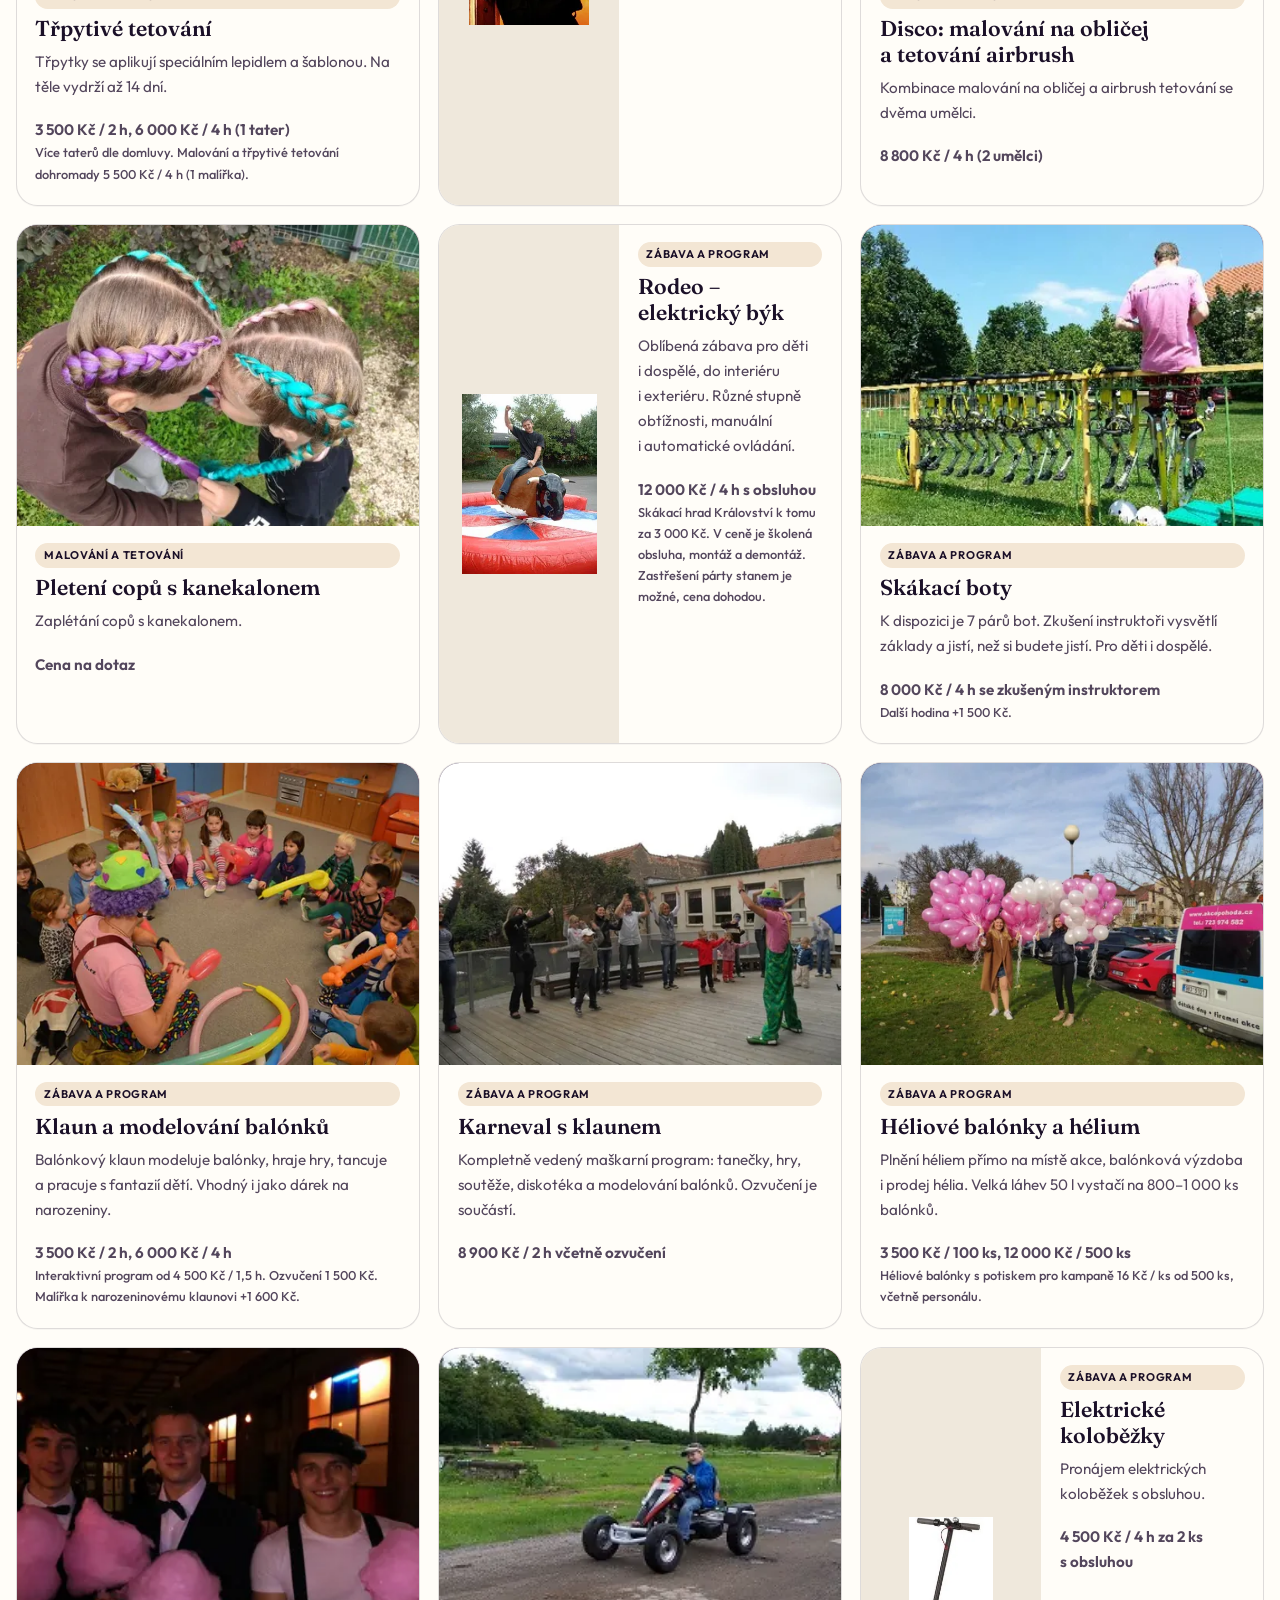
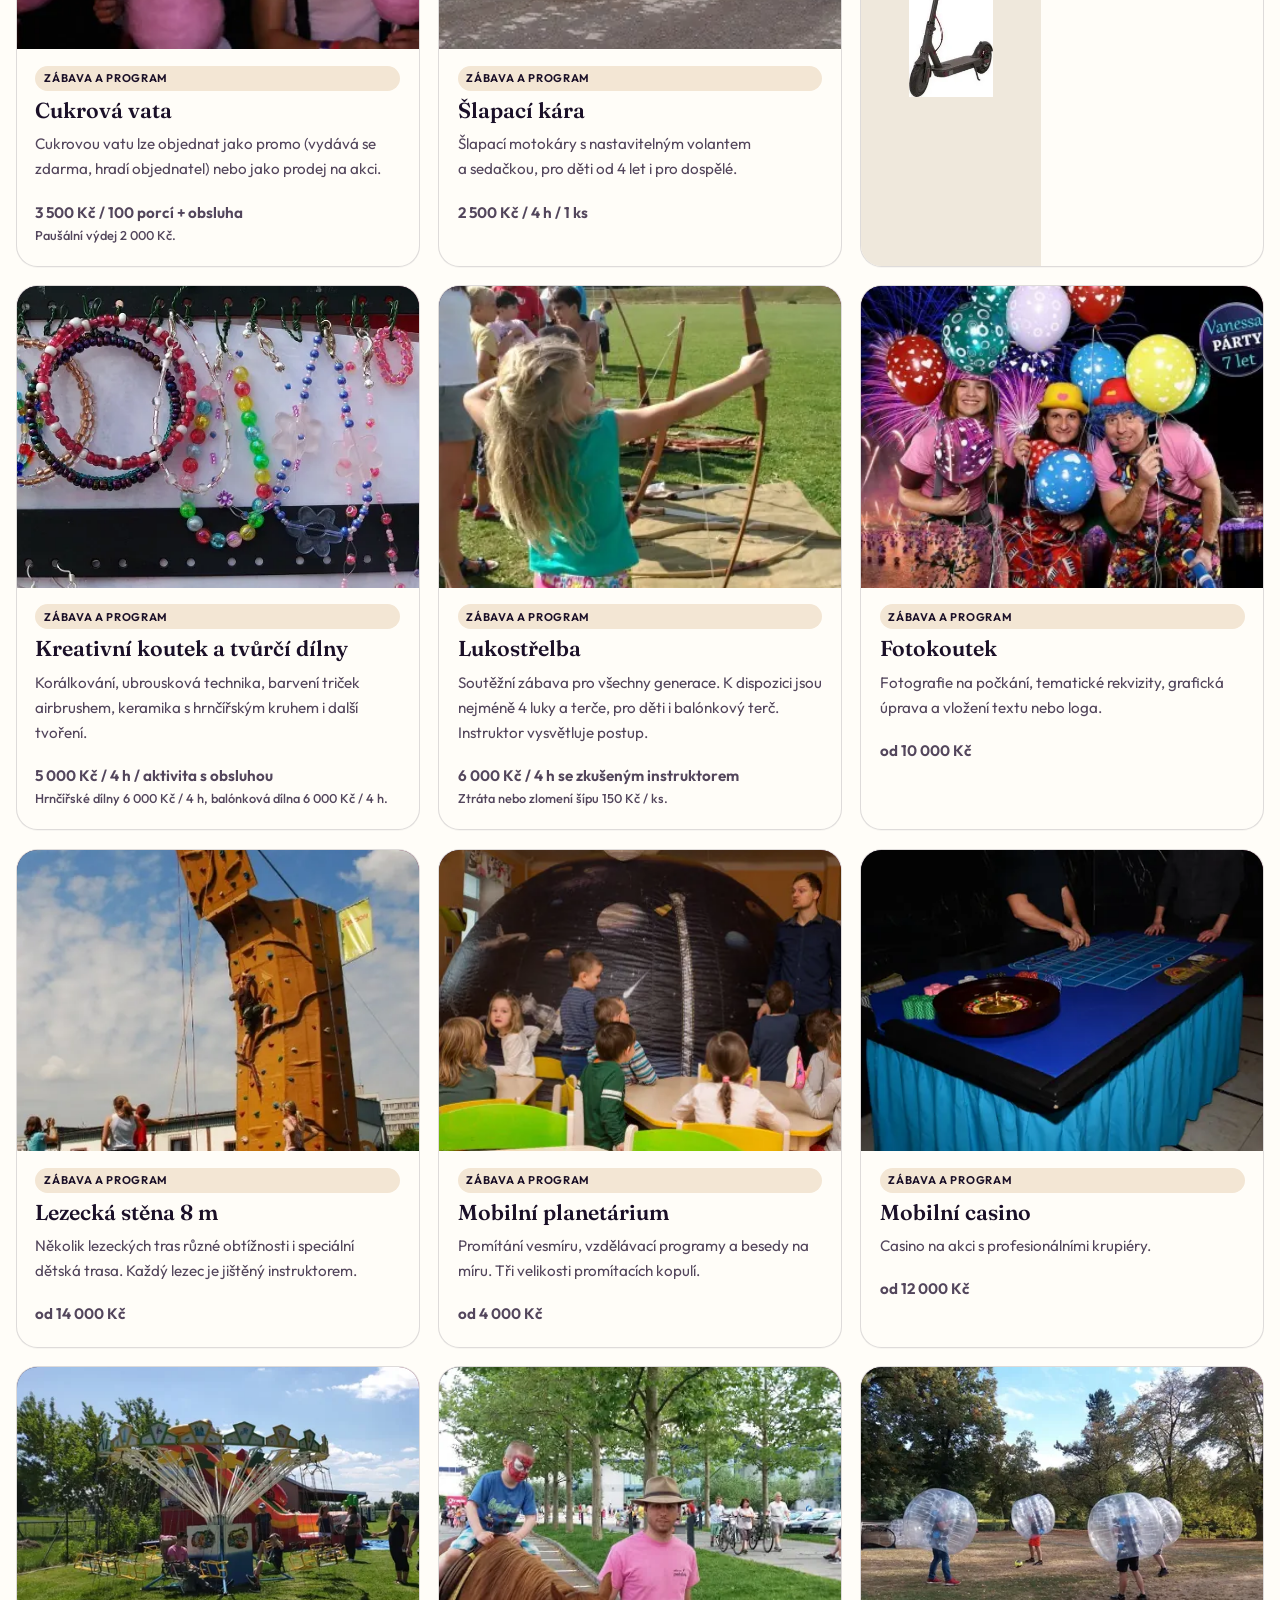
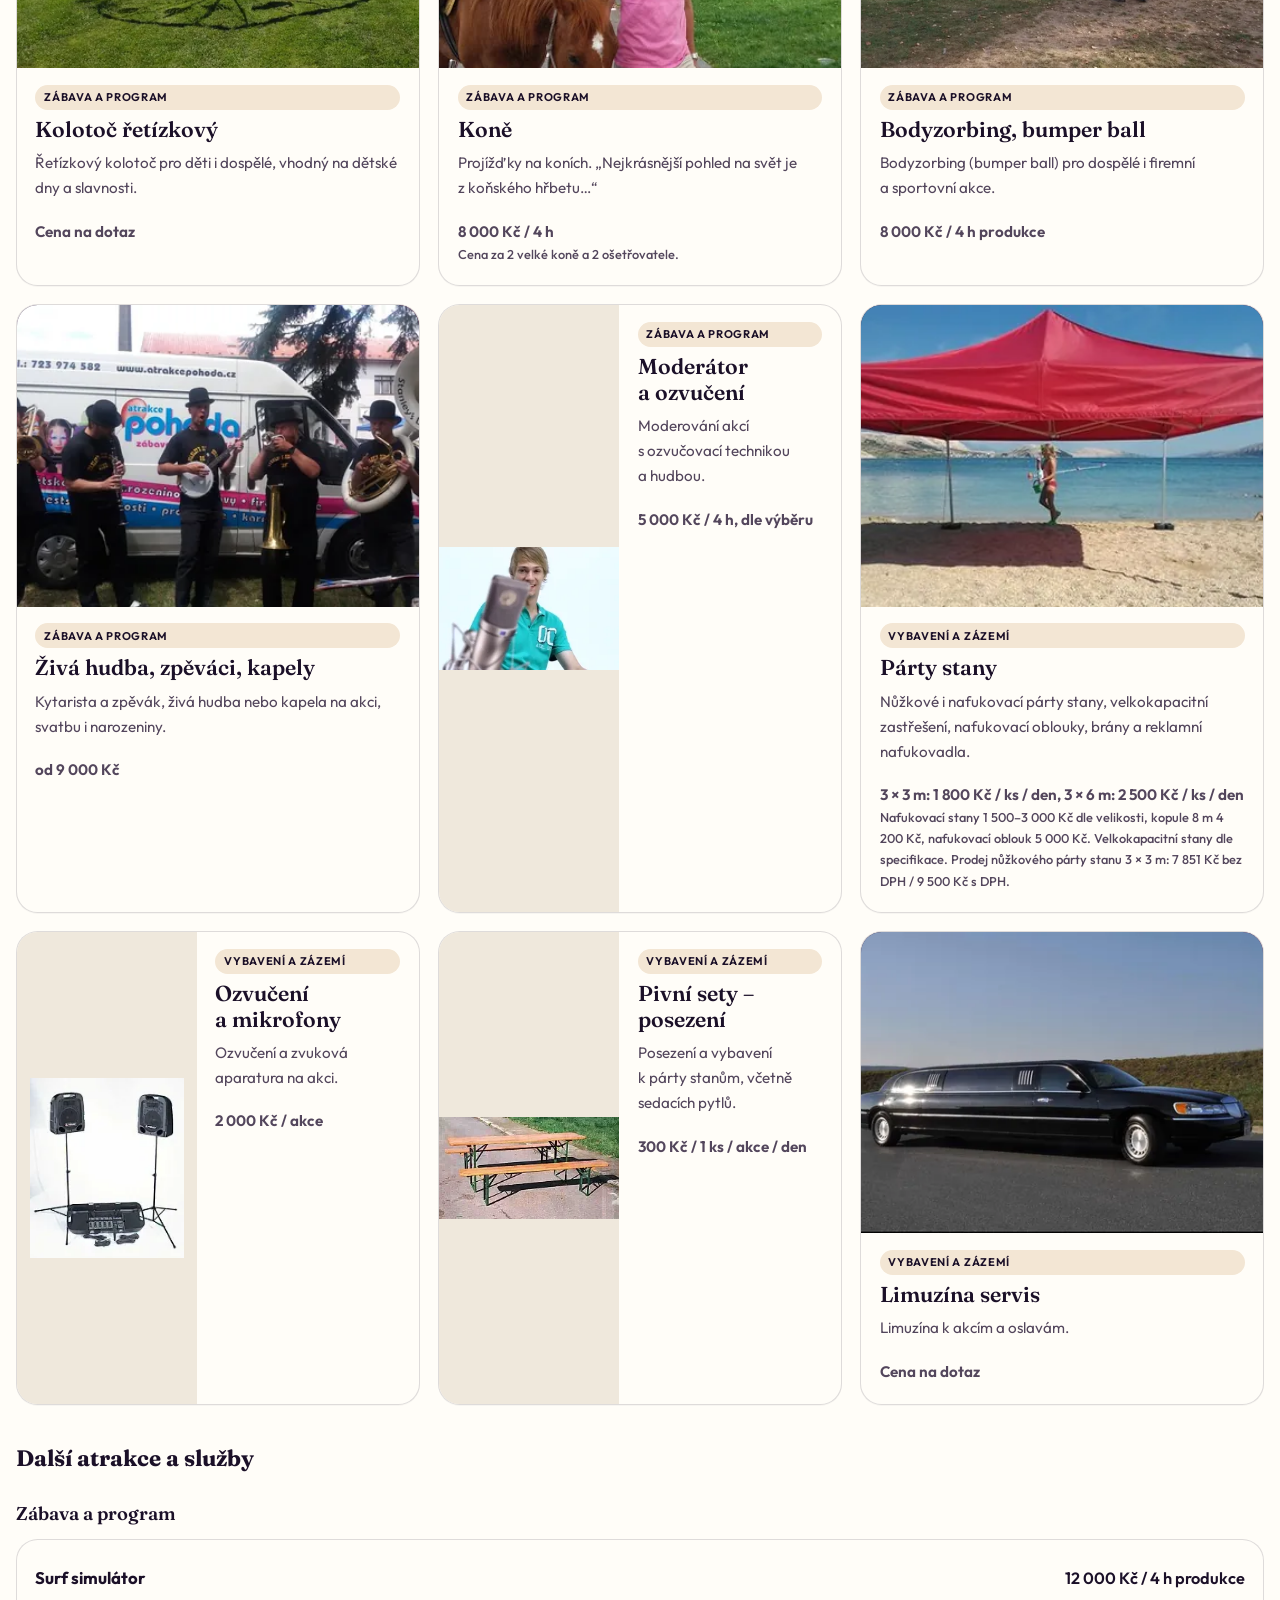
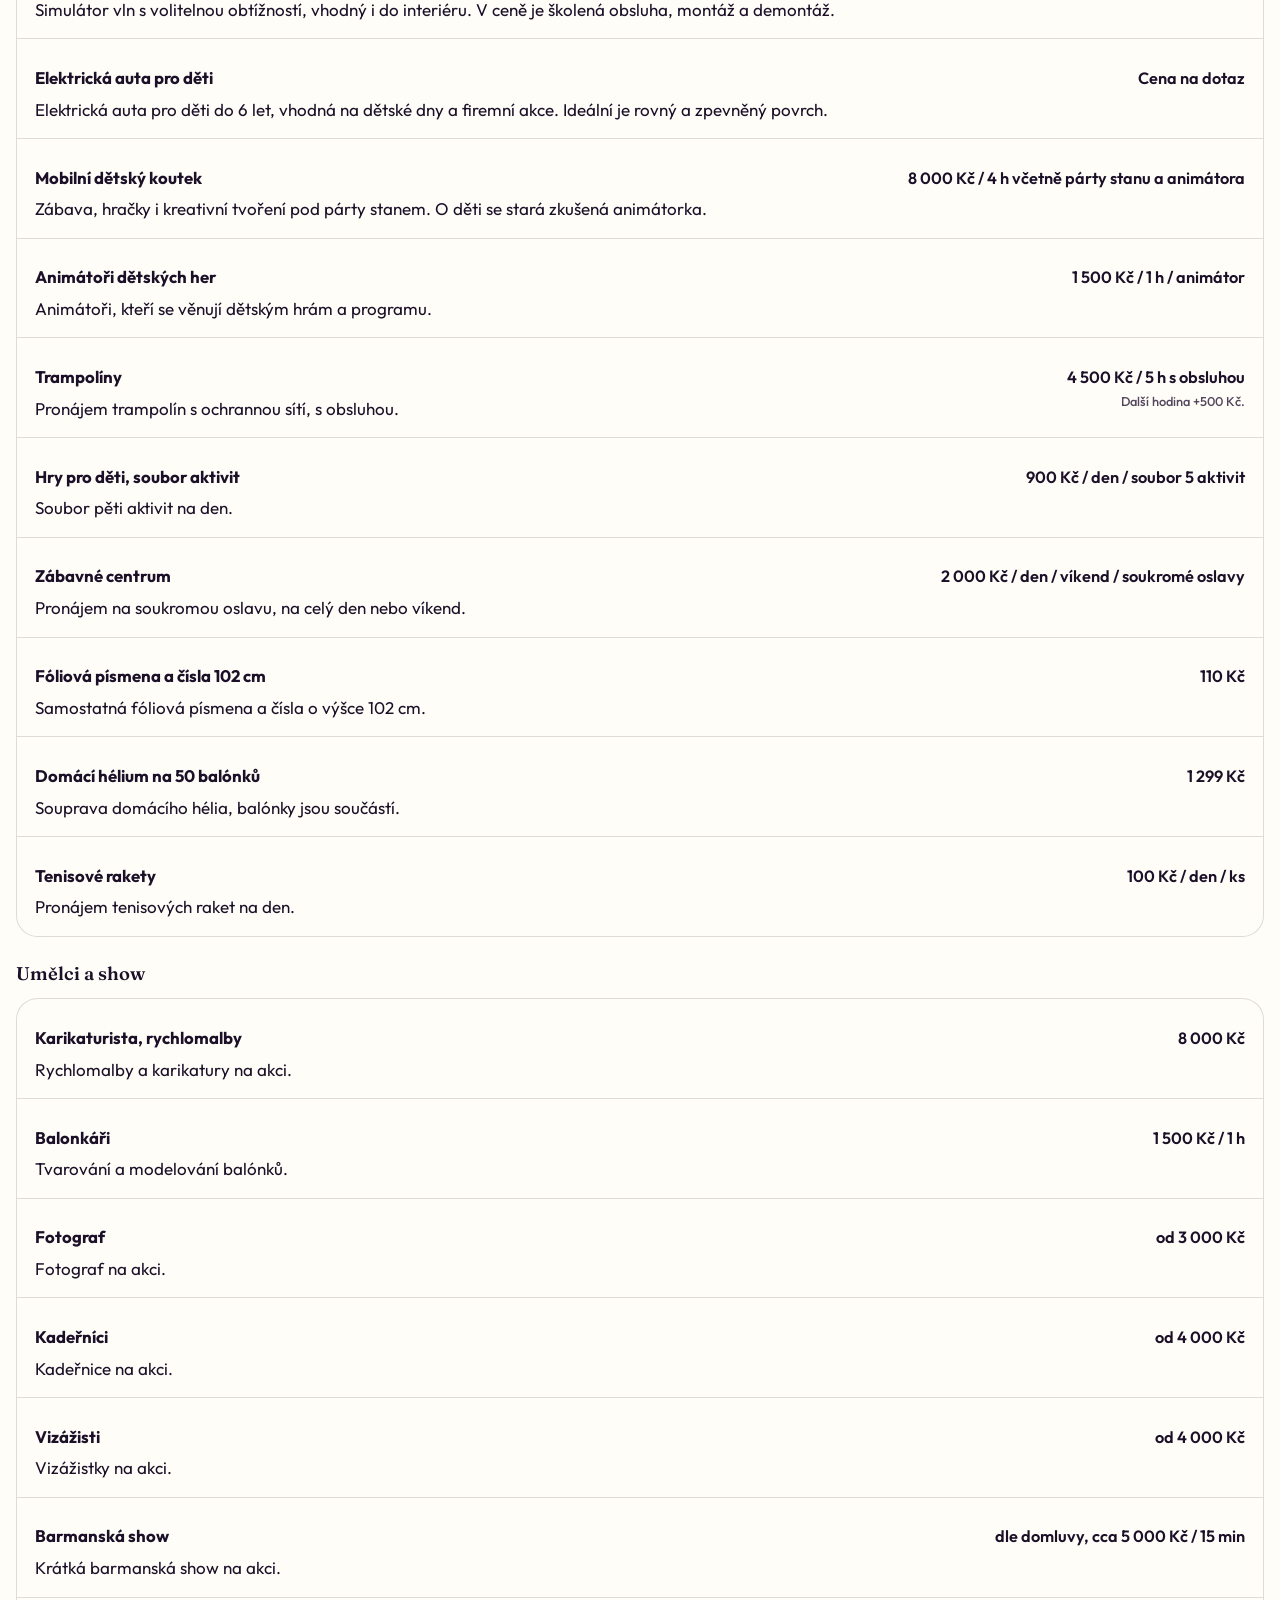
<file: levne-atrakce/index.html>
<!DOCTYPE html>
<html lang="cs" class="no-js">
<head>
  <meta charset="utf-8">
  <meta name="viewport" content="width=device-width, initial-scale=1">
  <script>document.documentElement.classList.remove("no-js");document.documentElement.classList.add("js");</script>
  <title>Pronájem atrakcí Kuřim a Brno – Atrakce Pohoda</title>
  <meta name="description" content="Atrakce Pohoda, event agentura v Kuřimi: pronájem skákacích hradů, malování na obličej, klaunů, rodeo býka a dalších atrakcí. Nejsme zprostředkovatelé, atrakce vlastníme. Tel. 723 974 582.">
  <meta name="robots" content="noindex, nofollow">
  <meta name="theme-color" content="#1b1028">
    <link rel="preload" as="image" type="image/webp" href="img/balicky-3-800.webp" fetchpriority="high">
  <link rel="canonical" href="https://www.levne-atrakce.cz/">
  <link rel="icon" href="favicon.svg" type="image/svg+xml">
  <link rel="icon" href="favicon-32.png" type="image/png" sizes="32x32">
  <link rel="apple-touch-icon" href="apple-touch-icon.png">
  <link rel="preload" href="fonts/fraunces-latin.woff2" as="font" type="font/woff2" crossorigin>
  <link rel="preload" href="fonts/fraunces-latin-ext.woff2" as="font" type="font/woff2" crossorigin>
  <link rel="stylesheet" href="css/fonts.css">
  <link rel="stylesheet" href="css/style.css">
  <meta property="og:type" content="website">
  <meta property="og:locale" content="cs_CZ">
  <meta property="og:site_name" content="Atrakce Pohoda">
  <meta property="og:title" content="Pronájem atrakcí – Atrakce Pohoda, Kuřim">
  <meta property="og:description" content="Pronájem skákacích hradů, malování na obličej, klaunů a dalších atrakcí pro děti i dospělé. Event agentura z Kuřimi.">
  <meta property="og:url" content="https://www.levne-atrakce.cz/">
  <meta property="og:image" content="https://pokornyj423-code.github.io/test-001-autoservis-sup/levne-atrakce/img/og-image.jpg">
  <meta property="og:image:width" content="1200">
  <meta property="og:image:height" content="630">
  <meta property="og:image:alt" content="Atrakce Gladiátor při západu slunce – Atrakce Pohoda">
  <script type="application/ld+json">
  {
    "@context": "https://schema.org",
    "@type": "EntertainmentBusiness",
    "name": "Atrakce Pohoda",
    "alternateName": "Levné atrakce",
    "description": "Atrakce Pohoda, event agentura. Pronájem, půjčovna atrakcí pro děti i pro dospělé.",
    "legalName": "Jana Hedbávná",
    "identifier": {"@type": "PropertyValue", "propertyID": "IČO", "value": "76234169"},
    "vatID": "CZ8162123805",
    "url": "https://www.levne-atrakce.cz/",
    "image": "https://www.levne-atrakce.cz/img/og-image.jpg",
    "telephone": ["+420723974582", "+420606437425"],
    "email": "janahed@seznam.cz",
    "foundingDate": "2008-03-26",
    "address": {
      "@type": "PostalAddress",
      "streetAddress": "U Stadionu 953/15",
      "addressLocality": "Kuřim",
      "postalCode": "664 34",
      "addressRegion": "Jihomoravský kraj",
      "addressCountry": "CZ"
    },
    "geo": {
      "@type": "GeoCoordinates",
      "latitude": 49.3102047,
      "longitude": 16.5294622
    },
    "areaServed": ["Brno", "Morava", "Česko", "Slovensko"],
    "sameAs": ["https://www.facebook.com/atrakcepohoda/"]
  }
  </script>
</head>
<body>
  <a class="skip-link" href="#obsah">Přeskočit na obsah</a>
  <aside class="demo-bar" aria-label="Upozornění na návrh">Náhled návrhu, nejde o oficiální web firmy</aside>

  <header class="site-header">
    <div class="container header-inner">
      <a class="logo" href="#top" id="top">
        <svg class="logo-mark" viewBox="0 0 64 64" aria-hidden="true" focusable="false">
          <rect width="64" height="64" rx="14" fill="#1b1028"/>
          <circle cx="32" cy="22" r="9" fill="#f0b429"/>
          <path fill="#ff5a7a" d="M12 46c0-8 9-14 20-14s20 6 20 14v4H12v-4z"/>
          <path fill="#ffd166" d="M20 46c2-6 7-9 12-9s10 3 12 9H20z"/>
          <path fill="#1aa7b0" d="M18 50h28c0 4-6 7-14 7s-14-3-14-7z"/>
        </svg>
        <span class="logo-text"><strong>Atrakce Pohoda</strong><span>Event agentura</span></span>
      </a>
      <nav class="main-nav" aria-label="Hlavní navigace">
        <button class="nav-toggle" type="button" aria-expanded="false" aria-controls="menu">
          <span class="nav-toggle-bars" aria-hidden="true"></span>
          <span>Menu</span>
        </button>
        <ul id="menu" class="menu">
          <li><a href="#nabidka">Nabídka</a></li>
          <li><a href="#akce">Akce na klíč</a></li>
          <li><a href="#podminky">Podmínky</a></li>
          <li><a href="#o-nas">O&nbsp;nás</a></li>
          <li><a href="#galerie">Galerie</a></li>
          <li><a href="#kontakt">Kontakt</a></li>
        </ul>
      </nav>
      <a class="btn btn-primary header-cta" href="#poptavka">Poptat termín</a>
    </div>
  </header>

  <main id="obsah" tabindex="-1">
    <section class="hero" aria-labelledby="hero-title">
      <div class="hero-media">
        <picture>
        <source type="image/webp" srcset="img/balicky-3-480.webp 480w, img/balicky-3-800.webp 800w, img/balicky-3-1200.webp 1200w, img/balicky-3-1600.webp 1600w, img/balicky-3-1920.webp 1920w" sizes="100vw">
        <img src="img/balicky-3-800.jpg" width="2016" height="1512" alt="Dvě ženy na nafukovací atrakci Gladiátor při západu slunce, fotografie z akce Atrakce Pohoda" sizes="100vw" decoding="async" fetchpriority="high">
      </picture>
      </div>
      <div class="container hero-inner">
        <p class="kicker">Atrakce Pohoda · event agentura · Kuřim</p>
        <h1 id="hero-title">Pronájem atrakcí pro děti i&nbsp;pro dospělé</h1>
        <p class="lead">Nafukovací atrakce jsou vhodné na dětské dny, firemní akce, městské slavnosti, karnevaly, narozeninové oslavy, pro školky a&nbsp;školy a&nbsp;další společenské události. Nejsme zprostředkovatelé. Všechny atrakce i&nbsp;služby vlastníme, což zajišťuje stálou kvalitu a&nbsp;profesionalitu služeb.</p>
        <div class="hero-actions">
          <a class="btn btn-gold" href="#poptavka">Poptat termín</a>
          <a class="btn btn-ghost" href="#nabidka">Prohlédnout nabídku</a>
        </div>
        <p class="hero-contacts">
          <a href="tel:+420723974582">+420&nbsp;723&nbsp;974&nbsp;582</a>
          <a href="tel:+420606437425">+420&nbsp;606&nbsp;437&nbsp;425</a>
          <a href="mailto:janahed@seznam.cz">janahed@seznam.cz</a>
        </p>
      </div>
    </section>

    <div class="film" aria-hidden="true">
      <figure><picture>
        <source type="image/webp" srcset="img/home-2-480.webp 480w, img/home-2-800.webp 800w" sizes="(max-width: 640px) 33vw, 20vw">
        <img src="img/home-2.jpg" width="852" height="1280" alt="Chlapec s malováním obličeje v motivu Spidermana" sizes="(max-width: 640px) 33vw, 20vw" loading="lazy" decoding="async">
      </picture></figure>
      <figure><picture>
        <source type="image/webp" srcset="img/home-3-480.webp 480w, img/home-3-800.webp 800w" sizes="(max-width: 640px) 33vw, 20vw">
        <img src="img/home-3.jpg" width="852" height="1280" alt="Dívka se zlatým malováním na obličeji" sizes="(max-width: 640px) 33vw, 20vw" loading="lazy" decoding="async">
      </picture></figure>
      <figure><picture>
        <source type="image/webp" srcset="img/farma-6200-480.webp 480w, img/farma-6200-800.webp 800w" sizes="(max-width: 640px) 33vw, 20vw">
        <img src="img/farma-6200.jpg" width="1000" height="750" alt="Zábavní centrum Farma na trávníku" sizes="(max-width: 640px) 33vw, 20vw" loading="lazy" decoding="async">
      </picture></figure>
      <figure><picture>
        <source type="image/webp" srcset="img/home-facepainting-480.webp 480w" sizes="(max-width: 640px) 33vw, 20vw">
        <img src="img/home-facepainting.jpg" width="639" height="960" alt="Ukázka malování na obličej" sizes="(max-width: 640px) 33vw, 20vw" loading="lazy" decoding="async">
      </picture></figure>
      <figure><picture>
        <source type="image/webp" srcset="img/narozeniny-2-480.webp 480w, img/narozeniny-2-800.webp 800w" sizes="(max-width: 640px) 33vw, 20vw">
        <img src="img/narozeniny-2.jpg" width="960" height="640" alt="Narozeninová oslava s klaunem a dětmi" sizes="(max-width: 640px) 33vw, 20vw" loading="lazy" decoding="async">
      </picture></figure>
    </div>

    <section class="section section-cream" id="uvod" aria-labelledby="uvod-title">
      <div class="container intro-grid">
        <div class="intro-copy reveal">
          <p class="eyebrow">Proč Atrakce Pohoda</p>
          <h2 id="uvod-title">Kompletní servis od&nbsp;zastřešení po&nbsp;zábavu</h2>
          <p>Nabízíme kompletní servis – zastřešení nafukovacími i&nbsp;nůžkovými párty stany, posezení, zábavu, atrakce, umělce, ozvučovací techniku a&nbsp;hudbu, moderátory, nafukovací reklamu, hostesky, catering a&nbsp;další služby. Realizujeme dětské dny a&nbsp;firemní akce na&nbsp;klíč.</p>
          <p>Působíme především v&nbsp;Brně a&nbsp;okolí, na&nbsp;Moravě, rádi však přijedeme kamkoliv v&nbsp;ČR i&nbsp;SR.</p>
          <div class="facts">
            <p class="fact"><b>od roku 2008</b><span>živnost od 26.&nbsp;3.&nbsp;2008</span></p>
            <p class="fact"><b>Kuřim</b><span>U&nbsp;Stadionu 953/15</span></p>
            <p class="fact"><b>90 položek</b><span>atrakce a&nbsp;služby v&nbsp;katalogu</span></p>
            <p class="fact"><b>vlastní vybavení</b><span>nejsme zprostředkovatelé</span></p>
          </div>
        </div>
        <div class="intro-photos reveal">
          <figure><picture>
        <source type="image/webp" srcset="img/home-3-480.webp 480w, img/home-3-800.webp 800w" sizes="(max-width: 800px) 50vw, 28vw">
        <img src="img/home-3.jpg" width="852" height="1280" alt="Dívka s profesionálním malováním na obličeji, Atrakce Pohoda" sizes="(max-width: 800px) 50vw, 28vw" loading="lazy" decoding="async">
      </picture><figcaption class="caption">Malování na obličej z&nbsp;našich akcí</figcaption></figure>
          <figure><picture>
        <source type="image/webp" srcset="img/farma-6200-480.webp 480w, img/farma-6200-800.webp 800w" sizes="(max-width: 800px) 50vw, 22vw">
        <img src="img/farma-6200.jpg" width="1000" height="750" alt="Nafukovací zábavní centrum Farma na akci pod širým nebem" sizes="(max-width: 800px) 50vw, 22vw" loading="lazy" decoding="async">
      </picture><figcaption class="caption">Zábavní centrum Farma</figcaption></figure>
        </div>
      </div>
    </section>

    <section class="section section-paper" id="nabidka" aria-labelledby="nabidka-title">
      <div class="container-wide">
        <div class="section-head reveal">
          <p class="eyebrow">Katalog</p>
          <h2 id="nabidka-title">Nabídka atrakcí a&nbsp;služeb</h2>
          <p>Ceny jsou v&nbsp;Kč bez DPH. Jsou pouze orientační – upraví se podle typu akce, dne a&nbsp;období. Doprava není v&nbsp;ceně (10&nbsp;Kč /&nbsp;1&nbsp;km +&nbsp;aktuální DPH).</p>
        </div>
        <div class="mosaic">
        <a href="#atrakce-farma" class="reveal">
          <picture>
        <source type="image/webp" srcset="img/farma-6200-480.webp 480w, img/farma-6200-800.webp 800w" sizes="(max-width: 720px) 100vw, 50vw">
        <img src="img/farma-6200.jpg" width="1000" height="750" alt="" sizes="(max-width: 720px) 100vw, 50vw" loading="lazy" decoding="async">
      </picture>
          <span class="label">Farma</span>
        </a>
        <a href="#atrakce-safari" class="reveal">
          <picture>
        <source type="image/webp" srcset="img/safari-4836-480.webp 480w, img/safari-4836-800.webp 800w" sizes="(max-width: 720px) 50vw, 25vw">
        <img src="img/safari-4836.jpg" width="1000" height="750" alt="" sizes="(max-width: 720px) 50vw, 25vw" loading="lazy" decoding="async">
      </picture>
          <span class="label">Opičí dráha Safari</span>
        </a>
        <a href="#atrakce-bezzubka" class="reveal">
          <picture>
        <source type="image/webp" srcset="img/bezzubka-7543-480.webp 480w, img/bezzubka-7543-800.webp 800w" sizes="(max-width: 720px) 50vw, 25vw">
        <img src="img/bezzubka-7543.jpg" width="1000" height="750" alt="" sizes="(max-width: 720px) 50vw, 25vw" loading="lazy" decoding="async">
      </picture>
          <span class="label">Bezzubka</span>
        </a>
        <a href="#atrakce-jednorozec" class="reveal">
          <picture>
        <source type="image/webp" srcset="img/jednorozec-8153-480.webp 480w, img/jednorozec-8153-800.webp 800w" sizes="(max-width: 720px) 50vw, 25vw">
        <img src="img/jednorozec-8153.jpg" width="1000" height="750" alt="" sizes="(max-width: 720px) 50vw, 25vw" loading="lazy" decoding="async">
      </picture>
          <span class="label">Jednorožec</span>
        </a>
        <a href="#atrakce-gladiator" class="reveal">
          <picture>
        <source type="image/webp" srcset="img/balicky-3-480.webp 480w, img/balicky-3-800.webp 800w, img/balicky-3-1200.webp 1200w, img/balicky-3-1600.webp 1600w, img/balicky-3-1920.webp 1920w" sizes="(max-width: 720px) 50vw, 25vw">
        <img src="img/balicky-3-800.jpg" width="2016" height="1512" alt="" sizes="(max-width: 720px) 50vw, 25vw" loading="lazy" decoding="async">
      </picture>
          <span class="label">Gladiátor</span>
        </a></div>
        <div class="filters filters-follow" role="group" aria-label="Filtrovat nabídku">
          <button class="filter-btn is-active" type="button" data-filter="all" aria-pressed="true">Vše</button>
          <button class="filter-btn" type="button" data-filter="nafukovaci" aria-pressed="false">Nafukovací atrakce</button>
          <button class="filter-btn" type="button" data-filter="bodyart" aria-pressed="false">Malování a&nbsp;tetování</button>
          <button class="filter-btn" type="button" data-filter="zabava" aria-pressed="false">Zábava a&nbsp;program</button>
          <button class="filter-btn" type="button" data-filter="vybaveni" aria-pressed="false">Vybavení a&nbsp;zázemí</button>
        </div>
        <p id="katalog-stav" class="caption" aria-live="polite">Zobrazeno všech 90 položek.</p>
        <div class="cards">

    <article class="card is-thumb reveal" data-cat="nafukovaci" id="atrakce-pohoda">
      <div class="card-media"><picture>
        <source type="image/webp" srcset="img/skluzavka-pohoda-200.webp 200w" sizes="(max-width: 600px) 100vw, (max-width: 1024px) 50vw, 360px">
        <img src="img/skluzavka-pohoda.jpg" width="200" height="173" alt="Nafukovací skluzavka Pohoda" sizes="(max-width: 600px) 100vw, (max-width: 1024px) 50vw, 360px" loading="lazy" decoding="async">
      </picture></div>
      <div class="card-body">
        <span class="badge">Nafukovací atrakce</span>
        <h3>Nafukovací skluzavka Pohoda</h3>
        <p>Profesionální skluzavka až pro 10 dětí současně. Lze umístit v&nbsp;exteriéru i&nbsp;v interiéru.</p>
        <p class="meta">3,6 × 4,8 × 4,5&nbsp;m</p>
        <p class="price">5 000&nbsp;Kč&nbsp;/ 5&nbsp;h s&nbsp;obsluhou<small>Každá další hodina 1 000&nbsp;Kč. Pro MŠ 2 900&nbsp;Kč&nbsp;/ 2,5&nbsp;h v&nbsp;pracovní dny dopoledne.</small></p>
      </div>
    </article>

    <article class="card reveal" data-cat="nafukovaci" id="atrakce-dzungle">
      <div class="card-media"><picture>
        <source type="image/webp" srcset="img/dzungle-stara-hut-461.webp 461w" sizes="(max-width: 600px) 100vw, (max-width: 1024px) 50vw, 360px">
        <img src="img/dzungle-stara-hut.jpg" width="461" height="346" alt="Skákací hrad Džungle" sizes="(max-width: 600px) 100vw, (max-width: 1024px) 50vw, 360px" loading="lazy" decoding="async">
      </picture></div>
      <div class="card-body">
        <span class="badge">Nafukovací atrakce</span>
        <h3>Skákací hrad Džungle</h3>
        <p>Zastřešený profi hrad s&nbsp;kapacitou až pro 10 dětí. Lze umístit do interiéru i&nbsp;exteriéru.</p>
        <p class="meta">5,5 × 5,5 × 3,4&nbsp;m</p>
        <p class="price">5 000&nbsp;Kč&nbsp;/ 5&nbsp;h s&nbsp;obsluhou<small>Každá další hodina 1 000&nbsp;Kč. Pro MŠ 2 900&nbsp;Kč&nbsp;/ 2,5&nbsp;h v&nbsp;pracovní dny dopoledne.</small></p>
      </div>
    </article>

    <article class="card reveal" data-cat="nafukovaci" id="atrakce-frozen">
      <div class="card-media"><picture>
        <source type="image/webp" srcset="img/frozen-hrad-480.webp 480w, img/frozen-hrad-800.webp 800w" sizes="(max-width: 600px) 100vw, (max-width: 1024px) 50vw, 360px">
        <img src="img/frozen-hrad.jpg" width="960" height="720" alt="Skákací hrad se skluzavkou Frozen – Ledové království" sizes="(max-width: 600px) 100vw, (max-width: 1024px) 50vw, 360px" loading="lazy" decoding="async">
      </picture></div>
      <div class="card-body">
        <span class="badge">Nafukovací atrakce</span>
        <h3>Skákací hrad se skluzavkou Frozen – Ledové království</h3>
        <p>Hrad se skluzavkou na motivy oblíbené pohádky, s&nbsp;Elzou, Annou, Olafem i&nbsp;Krištofem.</p>
        <p class="meta">5 × 4 × 4&nbsp;m</p>
        <p class="price">5 500&nbsp;Kč&nbsp;/ 5&nbsp;h včetně školené obsluhy</p>
      </div>
    </article>

    <article class="card is-thumb reveal" data-cat="nafukovaci" id="atrakce-party">
      <div class="card-media"><picture>
        <source type="image/webp" srcset="img/party-hrad-160.webp 160w" sizes="(max-width: 600px) 100vw, (max-width: 1024px) 50vw, 360px">
        <img src="img/party-hrad.jpg" width="160" height="210" alt="Skákací hrad Párty" sizes="(max-width: 600px) 100vw, (max-width: 1024px) 50vw, 360px" loading="lazy" decoding="async">
      </picture></div>
      <div class="card-body">
        <span class="badge">Nafukovací atrakce</span>
        <h3>Skákací hrad Párty</h3>
        <p>Středně velký hrad pro 6–8 dětí podle hmotnosti. Lze umístit do exteriéru i&nbsp;interiéru.</p>
        <p class="meta">5 × 4 × 3&nbsp;m</p>
        <p class="price">3 000&nbsp;Kč&nbsp;/ 5&nbsp;h včetně školené obsluhy<small>Každá další hodina 500&nbsp;Kč. Soukromé oslavy a&nbsp;víkend 2 200&nbsp;Kč&nbsp;/ den.</small></p>
      </div>
    </article>

    <article class="card reveal" data-cat="nafukovaci" id="atrakce-farma">
      <div class="card-media"><picture>
        <source type="image/webp" srcset="img/farma-6200-480.webp 480w, img/farma-6200-800.webp 800w" sizes="(max-width: 600px) 100vw, (max-width: 1024px) 50vw, 360px">
        <img src="img/farma-6200.jpg" width="1000" height="750" alt="Zábavní centrum Farma" sizes="(max-width: 600px) 100vw, (max-width: 1024px) 50vw, 360px" loading="lazy" decoding="async">
      </picture></div>
      <div class="card-body">
        <span class="badge">Nafukovací atrakce</span>
        <h3>Zábavní centrum Farma</h3>
        <p>Prostorné nafukovací centrum se skluzavkami a&nbsp;zvířecími motivy, vhodné na dětské dny i&nbsp;společenské akce.</p>
        <p class="meta">5 × 10&nbsp;m, výška 6&nbsp;m</p>
        <p class="price">10 000&nbsp;Kč&nbsp;/ 5&nbsp;h s&nbsp;obsluhou</p>
      </div>
    </article>

    <article class="card is-thumb reveal" data-cat="nafukovaci" id="atrakce-auta">
      <div class="card-media"><picture>
        <source type="image/webp" srcset="img/dvojskluzavka-auta-173.webp 173w" sizes="(max-width: 600px) 100vw, (max-width: 1024px) 50vw, 360px">
        <img src="img/dvojskluzavka-auta.jpg" width="173" height="231" alt="Skluzavka velká Auta" sizes="(max-width: 600px) 100vw, (max-width: 1024px) 50vw, 360px" loading="lazy" decoding="async">
      </picture></div>
      <div class="card-body">
        <span class="badge">Nafukovací atrakce</span>
        <h3>Skluzavka velká Auta</h3>
        <p>Obří dvojskluzavka s&nbsp;motivy aut. Nabízí prolézání, šplhání, klouzání i&nbsp;skákání.</p>
        <p class="meta">4,5 × 8 × 6,5&nbsp;m</p>
        <p class="price">9 500&nbsp;Kč&nbsp;/ 5&nbsp;h včetně školené obsluhy<small>Každá další hodina 2 000&nbsp;Kč. Při objednání této skluzavky další nafukovací atrakce za polovinu ceny akce.</small></p>
      </div>
    </article>

    <article class="card reveal" data-cat="nafukovaci" id="atrakce-safari">
      <div class="card-media"><picture>
        <source type="image/webp" srcset="img/safari-4836-480.webp 480w, img/safari-4836-800.webp 800w" sizes="(max-width: 600px) 100vw, (max-width: 1024px) 50vw, 360px">
        <img src="img/safari-4836.jpg" width="1000" height="750" alt="Opičí dráha Safari" sizes="(max-width: 600px) 100vw, (max-width: 1024px) 50vw, 360px" loading="lazy" decoding="async">
      </picture></div>
      <div class="card-body">
        <span class="badge">Nafukovací atrakce</span>
        <h3>Opičí dráha Safari</h3>
        <p>Překážková nafukovací prolézačka pro odrostlejší děti, vhodná i&nbsp;k uspořádání závodů.</p>
        <p class="meta">délka 15&nbsp;m, šířka 5,5&nbsp;m</p>
        <p class="price">13 500&nbsp;Kč&nbsp;/ 5&nbsp;h s&nbsp;obsluhou</p>
      </div>
    </article>

    <article class="card is-thumb reveal" data-cat="nafukovaci" id="atrakce-kure">
      <div class="card-media"><picture>
        <source type="image/webp" srcset="img/kure-skluzavky-231.webp 231w" sizes="(max-width: 600px) 100vw, (max-width: 1024px) 50vw, 360px">
        <img src="img/kure-skluzavky.jpg" width="231" height="173" alt="Skákací hrad se skluzavkami Kuřátko" sizes="(max-width: 600px) 100vw, (max-width: 1024px) 50vw, 360px" loading="lazy" decoding="async">
      </picture></div>
      <div class="card-body">
        <span class="badge">Nafukovací atrakce</span>
        <h3>Skákací hrad se skluzavkami Kuřátko</h3>
        <p>Zastřešený prostorný hrad se dvěma skluzavkami – hopsání, šplhání i&nbsp;klouzání v&nbsp;jedné atrakci.</p>
        <p class="meta">7 × 5,5 × 4&nbsp;m</p>
        <p class="price">5 500&nbsp;Kč&nbsp;/ 5&nbsp;h včetně školené obsluhy<small>Každá další hodina 1 000&nbsp;Kč.</small></p>
      </div>
    </article>

    <article class="card is-thumb reveal" data-cat="nafukovaci" id="atrakce-konik">
      <div class="card-media"><picture>
        <source type="image/webp" srcset="img/konik-231.webp 231w" sizes="(max-width: 600px) 100vw, (max-width: 1024px) 50vw, 360px">
        <img src="img/konik.jpg" width="231" height="173" alt="Skákací hrad se skluzavkou Koník" sizes="(max-width: 600px) 100vw, (max-width: 1024px) 50vw, 360px" loading="lazy" decoding="async">
      </picture></div>
      <div class="card-body">
        <span class="badge">Nafukovací atrakce</span>
        <h3>Skákací hrad se skluzavkou Koník</h3>
        <p>Nafukovací atrakce se skluzavkou pro milovníky koní, dostatečně prostorná ke skotačení.</p>
        <p class="meta">5 × 5 × 4&nbsp;m</p>
        <p class="price">5 500&nbsp;Kč&nbsp;/ 5&nbsp;h včetně školené obsluhy<small>Každá další hodina 1 000&nbsp;Kč.</small></p>
      </div>
    </article>

    <article class="card reveal" data-cat="nafukovaci" id="atrakce-kralovstvi">
      <div class="card-media"><picture>
        <source type="image/webp" srcset="img/kralovstvi-2-480.webp 480w, img/kralovstvi-2-800.webp 800w" sizes="(max-width: 600px) 100vw, (max-width: 1024px) 50vw, 360px">
        <img src="img/kralovstvi-2.jpg" width="1197" height="673" alt="Skákací hrad Království" sizes="(max-width: 600px) 100vw, (max-width: 1024px) 50vw, 360px" loading="lazy" decoding="async">
      </picture></div>
      <div class="card-body">
        <span class="badge">Nafukovací atrakce</span>
        <h3>Skákací hrad Království</h3>
        <p>Prostorný hrad v&nbsp;cihlovém designu, oblíbený na historických akcích. Vhodný i&nbsp;do interiéru.</p>
        <p class="meta">4,5 × 4,5 × 4,5&nbsp;m</p>
        <p class="price">5 000&nbsp;Kč&nbsp;/ 5&nbsp;h včetně školené obsluhy<small>Každá další hodina 1 000&nbsp;Kč. Pro mateřské školky 2 900&nbsp;Kč.</small></p>
      </div>
    </article>

    <article class="card reveal" data-cat="nafukovaci" id="atrakce-bezzubka">
      <div class="card-media"><picture>
        <source type="image/webp" srcset="img/bezzubka-7543-480.webp 480w, img/bezzubka-7543-800.webp 800w" sizes="(max-width: 600px) 100vw, (max-width: 1024px) 50vw, 360px">
        <img src="img/bezzubka-7543.jpg" width="1000" height="750" alt="Skákací hrad se skluzavkou Bezzubka" sizes="(max-width: 600px) 100vw, (max-width: 1024px) 50vw, 360px" loading="lazy" decoding="async">
      </picture></div>
      <div class="card-body">
        <span class="badge">Nafukovací atrakce</span>
        <h3>Skákací hrad se skluzavkou Bezzubka</h3>
        <p>Kombinovaný hrad se skluzavkou inspirovaný pohádkou Jak vycvičit draka.</p>
        <p class="meta">6 × 7 × 4,1&nbsp;m</p>
        <p class="price">10 000&nbsp;Kč&nbsp;/ 5&nbsp;h s&nbsp;vyškoleným pracovníkem</p>
      </div>
    </article>

    <article class="card reveal" data-cat="nafukovaci" id="atrakce-dinosaurus">
      <div class="card-media"><picture>
        <source type="image/webp" srcset="img/dinosaurus-6173-480.webp 480w, img/dinosaurus-6173-800.webp 800w" sizes="(max-width: 600px) 100vw, (max-width: 1024px) 50vw, 360px">
        <img src="img/dinosaurus-6173.jpg" width="1000" height="750" alt="Skákací hrad se skluzavkou Dinosaurus" sizes="(max-width: 600px) 100vw, (max-width: 1024px) 50vw, 360px" loading="lazy" decoding="async">
      </picture></div>
      <div class="card-body">
        <span class="badge">Nafukovací atrakce</span>
        <h3>Skákací hrad se skluzavkou Dinosaurus</h3>
        <p>Hrad se skluzavkou s&nbsp;dinosauřím designem a&nbsp;prolézáním uvnitř.</p>
        <p class="meta">4,5 × 4,5 × 3,6&nbsp;m</p>
        <p class="price">6 000&nbsp;Kč&nbsp;/ 5&nbsp;h provozu</p>
      </div>
    </article>

    <article class="card reveal" data-cat="nafukovaci" id="atrakce-jednorozec">
      <div class="card-media"><picture>
        <source type="image/webp" srcset="img/jednorozec-8153-480.webp 480w, img/jednorozec-8153-800.webp 800w" sizes="(max-width: 600px) 100vw, (max-width: 1024px) 50vw, 360px">
        <img src="img/jednorozec-8153.jpg" width="1000" height="750" alt="Skákací hrad Jednorožec" sizes="(max-width: 600px) 100vw, (max-width: 1024px) 50vw, 360px" loading="lazy" decoding="async">
      </picture></div>
      <div class="card-body">
        <span class="badge">Nafukovací atrakce</span>
        <h3>Skákací hrad Jednorožec</h3>
        <p>Hrad se skluzavkou s&nbsp;motivem jednorožce.</p>
        <p class="meta">5 × 6 × 4&nbsp;m</p>
        <p class="price">7 500&nbsp;Kč&nbsp;/ 5&nbsp;h provozu</p>
      </div>
    </article>

    <article class="card reveal" data-cat="nafukovaci" id="atrakce-smoulove">
      <div class="card-media"><picture>
        <source type="image/webp" srcset="img/smoulove-466.webp 466w" sizes="(max-width: 600px) 100vw, (max-width: 1024px) 50vw, 360px">
        <img src="img/smoulove.jpg" width="466" height="262" alt="Skákací hrad Šmoulové" sizes="(max-width: 600px) 100vw, (max-width: 1024px) 50vw, 360px" loading="lazy" decoding="async">
      </picture></div>
      <div class="card-body">
        <span class="badge">Nafukovací atrakce</span>
        <h3>Skákací hrad Šmoulové</h3>
        <p>Hrad s&nbsp;motivy Šmoulů, kombinovaný s&nbsp;klouzačkou.</p>
        <p class="meta">4,5 × 6 × 4&nbsp;m</p>
        <p class="price">5 000&nbsp;Kč&nbsp;/ 5&nbsp;h včetně školené obsluhy</p>
      </div>
    </article>

    <article class="card reveal" data-cat="nafukovaci" id="atrakce-domecek">
      <div class="card-media"><picture>
        <source type="image/webp" srcset="img/domecek-466.webp 466w" sizes="(max-width: 600px) 100vw, (max-width: 1024px) 50vw, 360px">
        <img src="img/domecek.jpg" width="466" height="262" alt="Skákací hrad Domeček" sizes="(max-width: 600px) 100vw, (max-width: 1024px) 50vw, 360px" loading="lazy" decoding="async">
      </picture></div>
      <div class="card-body">
        <span class="badge">Nafukovací atrakce</span>
        <h3>Skákací hrad Domeček</h3>
        <p>Hrad ve tvaru domečku se skluzavkou a&nbsp;stříškou, která chrání před sluncem i&nbsp;drobným deštěm.</p>
        <p class="meta">4 × 6 × 4&nbsp;m</p>
        <p class="price">5 000&nbsp;Kč&nbsp;/ 5&nbsp;h včetně školené obsluhy</p>
      </div>
    </article>

    <article class="card reveal" data-cat="nafukovaci" id="atrakce-krokodyl">
      <div class="card-media"><picture>
        <source type="image/webp" srcset="img/krokodyl-466.webp 466w" sizes="(max-width: 600px) 100vw, (max-width: 1024px) 50vw, 360px">
        <img src="img/krokodyl.jpg" width="466" height="262" alt="Skákací hrad Krokodýl" sizes="(max-width: 600px) 100vw, (max-width: 1024px) 50vw, 360px" loading="lazy" decoding="async">
      </picture></div>
      <div class="card-body">
        <span class="badge">Nafukovací atrakce</span>
        <h3>Skákací hrad Krokodýl</h3>
        <p>Hrad se skluzavkou, vstup je řešený otevřenou krokodýlí tlamou.</p>
        <p class="meta">4,5 × 4,5 × 4&nbsp;m</p>
        <p class="price">5 000&nbsp;Kč&nbsp;/ 5&nbsp;h včetně školené obsluhy</p>
      </div>
    </article>

    <article class="card reveal" data-cat="nafukovaci" id="atrakce-mimoni-skluz">
      <div class="card-media"><picture>
        <source type="image/webp" srcset="img/mimoni-combo-480.webp 480w" sizes="(max-width: 600px) 100vw, (max-width: 1024px) 50vw, 360px">
        <img src="img/mimoni-combo.jpg" width="661" height="598" alt="Skákací hrad se skluzavkou Mimoni" sizes="(max-width: 600px) 100vw, (max-width: 1024px) 50vw, 360px" loading="lazy" decoding="async">
      </picture></div>
      <div class="card-body">
        <span class="badge">Nafukovací atrakce</span>
        <h3>Skákací hrad se skluzavkou Mimoni</h3>
        <p>Zastřešený hrad se skluzavkou na motivy Mimoňů.</p>
        <p class="meta">5 × 4,5 × 4&nbsp;m</p>
        <p class="price">5 500&nbsp;Kč&nbsp;/ 5&nbsp;h včetně školené obsluhy</p>
      </div>
    </article>

    <article class="card reveal" data-cat="nafukovaci" id="atrakce-spiderman">
      <div class="card-media"><picture>
        <source type="image/webp" srcset="img/spiderman-480.webp 480w" sizes="(max-width: 600px) 100vw, (max-width: 1024px) 50vw, 360px">
        <img src="img/spiderman.jpg" width="661" height="541" alt="Skákací hrad se skluzavkou Spiderman" sizes="(max-width: 600px) 100vw, (max-width: 1024px) 50vw, 360px" loading="lazy" decoding="async">
      </picture></div>
      <div class="card-body">
        <span class="badge">Nafukovací atrakce</span>
        <h3>Skákací hrad se skluzavkou Spiderman</h3>
        <p>Hrad se skluzavkou s&nbsp;motivem pavoučího muže.</p>
        <p class="meta">6 × 5 × 4&nbsp;m</p>
        <p class="price">6 500&nbsp;Kč&nbsp;/ 5&nbsp;h včetně školené obsluhy</p>
      </div>
    </article>

    <article class="card reveal" data-cat="nafukovaci" id="atrakce-hasici-skluz">
      <div class="card-media"><picture>
        <source type="image/webp" srcset="img/hasici-skluzavka-480.webp 480w, img/hasici-skluzavka-800.webp 800w" sizes="(max-width: 600px) 100vw, (max-width: 1024px) 50vw, 360px">
        <img src="img/hasici-skluzavka.jpg" width="1000" height="436" alt="Skluzavka Hasičské auto" sizes="(max-width: 600px) 100vw, (max-width: 1024px) 50vw, 360px" loading="lazy" decoding="async">
      </picture></div>
      <div class="card-body">
        <span class="badge">Nafukovací atrakce</span>
        <h3>Skluzavka Hasičské auto</h3>
        <p>Velká skluzavka v&nbsp;designu hasičského auta.</p>
        <p class="meta">4 × 8 × 6&nbsp;m</p>
        <p class="price">10 000&nbsp;Kč&nbsp;/ 5&nbsp;h provozu</p>
      </div>
    </article>

    <article class="card reveal" data-cat="nafukovaci" id="atrakce-spongebob">
      <div class="card-media"><picture>
        <source type="image/webp" srcset="img/spongebob-480.webp 480w" sizes="(max-width: 600px) 100vw, (max-width: 1024px) 50vw, 360px">
        <img src="img/spongebob.jpg" width="661" height="690" alt="Skákací hrad Spongebob" sizes="(max-width: 600px) 100vw, (max-width: 1024px) 50vw, 360px" loading="lazy" decoding="async">
      </picture></div>
      <div class="card-body">
        <span class="badge">Nafukovací atrakce</span>
        <h3>Skákací hrad Spongebob</h3>
        <p>Hrad s&nbsp;podmořským motivem, z&nbsp;boků a&nbsp;zezadu s&nbsp;bezpečnostní sítí.</p>
        <p class="meta">4 × 4 × 4&nbsp;m</p>
        <p class="price">4 500&nbsp;Kč&nbsp;/ 5&nbsp;h včetně školené obsluhy<small>Na zahradu na den 3 200&nbsp;Kč.</small></p>
      </div>
    </article>

    <article class="card reveal" data-cat="nafukovaci" id="atrakce-doba-ledova">
      <div class="card-media"><picture>
        <source type="image/webp" srcset="img/doba-ledova-480.webp 480w" sizes="(max-width: 600px) 100vw, (max-width: 1024px) 50vw, 360px">
        <img src="img/doba-ledova.jpg" width="720" height="960" alt="Skákací hrad Doba ledová" sizes="(max-width: 600px) 100vw, (max-width: 1024px) 50vw, 360px" loading="lazy" decoding="async">
      </picture></div>
      <div class="card-body">
        <span class="badge">Nafukovací atrakce</span>
        <h3>Skákací hrad Doba ledová</h3>
        <p>Hrad s&nbsp;motivem Ice Age, boční a&nbsp;zadní strany s&nbsp;bezpečnostní sítí.</p>
        <p class="meta">4 × 4 × 4&nbsp;m</p>
        <p class="price">4 500&nbsp;Kč&nbsp;/ 5&nbsp;h včetně školené obsluhy<small>Na zahradu na den 3 200&nbsp;Kč.</small></p>
      </div>
    </article>

    <article class="card reveal" data-cat="nafukovaci" id="atrakce-mimoni">
      <div class="card-media"><picture>
        <source type="image/webp" srcset="img/mimoni-480.webp 480w" sizes="(max-width: 600px) 100vw, (max-width: 1024px) 50vw, 360px">
        <img src="img/mimoni.jpg" width="661" height="698" alt="Skákací hrad Mimoni" sizes="(max-width: 600px) 100vw, (max-width: 1024px) 50vw, 360px" loading="lazy" decoding="async">
      </picture></div>
      <div class="card-body">
        <span class="badge">Nafukovací atrakce</span>
        <h3>Skákací hrad Mimoni</h3>
        <p>Hrad s&nbsp;motivem Mimoňů, boční a&nbsp;zadní strany s&nbsp;bezpečnostní sítí.</p>
        <p class="meta">4 × 4 × 4&nbsp;m</p>
        <p class="price">4 500&nbsp;Kč&nbsp;/ 5&nbsp;h včetně školené obsluhy<small>Na zahradu na den 3 200&nbsp;Kč.</small></p>
      </div>
    </article>

    <article class="card reveal" data-cat="nafukovaci" id="atrakce-madagaskar">
      <div class="card-media"><picture>
        <source type="image/webp" srcset="img/madagaskar-480.webp 480w" sizes="(max-width: 600px) 100vw, (max-width: 1024px) 50vw, 360px">
        <img src="img/madagaskar.jpg" width="661" height="496" alt="Skákací hrad Madagaskar" sizes="(max-width: 600px) 100vw, (max-width: 1024px) 50vw, 360px" loading="lazy" decoding="async">
      </picture></div>
      <div class="card-body">
        <span class="badge">Nafukovací atrakce</span>
        <h3>Skákací hrad Madagaskar</h3>
        <p>Veselá nafukovací atrakce s&nbsp;motivy hrdinů stejnojmenné pohádky.</p>
        <p class="meta">4,5 × 3,5 × 4&nbsp;m</p>
        <p class="price">4 500&nbsp;Kč&nbsp;/ 5&nbsp;h včetně školené obsluhy<small>Na zahradu na den 4 000&nbsp;Kč.</small></p>
      </div>
    </article>

    <article class="card reveal" data-cat="nafukovaci" id="atrakce-nemo">
      <div class="card-media"><picture>
        <source type="image/webp" srcset="img/nemo-480.webp 480w, img/nemo-800.webp 800w" sizes="(max-width: 600px) 100vw, (max-width: 1024px) 50vw, 360px">
        <img src="img/nemo.jpg" width="960" height="720" alt="Zábavné centrum Hledá se Nemo" sizes="(max-width: 600px) 100vw, (max-width: 1024px) 50vw, 360px" loading="lazy" decoding="async">
      </picture></div>
      <div class="card-body">
        <span class="badge">Nafukovací atrakce</span>
        <h3>Zábavné centrum Hledá se Nemo</h3>
        <p>Centrum s&nbsp;prolézačkami, překážkami a&nbsp;klouzačkou na motivy hledání Nema.</p>
        <p class="meta">6 × 6 × 4&nbsp;m</p>
        <p class="price">8 500&nbsp;Kč&nbsp;/ 5&nbsp;h včetně školené obsluhy</p>
      </div>
    </article>

    <article class="card reveal" data-cat="nafukovaci" id="atrakce-hasici-hrad">
      <div class="card-media"><picture>
        <source type="image/webp" srcset="img/hasici-hrad-480.webp 480w" sizes="(max-width: 600px) 100vw, (max-width: 1024px) 50vw, 360px">
        <img src="img/hasici-hrad.jpg" width="661" height="681" alt="Skákací hrad Hasiči" sizes="(max-width: 600px) 100vw, (max-width: 1024px) 50vw, 360px" loading="lazy" decoding="async">
      </picture></div>
      <div class="card-body">
        <span class="badge">Nafukovací atrakce</span>
        <h3>Skákací hrad Hasiči</h3>
        <p>Hrad s&nbsp;hasičským autem a&nbsp;stříškou, vhodný na hasičské slavnosti a&nbsp;soutěže.</p>
        <p class="meta">4 × 4 × 5&nbsp;m</p>
        <p class="price">5 000&nbsp;Kč&nbsp;/ 5&nbsp;h včetně školené obsluhy</p>
      </div>
    </article>

    <article class="card reveal" data-cat="nafukovaci" id="atrakce-elza">
      <div class="card-media"><picture>
        <source type="image/webp" srcset="img/elza-mini-480.webp 480w, img/elza-mini-800.webp 800w" sizes="(max-width: 600px) 100vw, (max-width: 1024px) 50vw, 360px">
        <img src="img/elza-mini.jpg" width="960" height="720" alt="Skákací hrad se skluzavkou mini – Ledové království Elza" sizes="(max-width: 600px) 100vw, (max-width: 1024px) 50vw, 360px" loading="lazy" decoding="async">
      </picture></div>
      <div class="card-body">
        <span class="badge">Nafukovací atrakce</span>
        <h3>Skákací hrad se skluzavkou mini – Ledové království Elza</h3>
        <p>Menší hrad se skluzavkou s&nbsp;Elsou a&nbsp;Annou.</p>
        <p class="meta">4,5 × 3,5 × 4&nbsp;m</p>
        <p class="price">5 000&nbsp;Kč&nbsp;/ 5&nbsp;h včetně školené obsluhy</p>
      </div>
    </article>

    <article class="card reveal" data-cat="nafukovaci" id="atrakce-terc">
      <div class="card-media"><picture>
        <source type="image/webp" srcset="img/nafukovaci-terc-480.webp 480w" sizes="(max-width: 600px) 100vw, (max-width: 1024px) 50vw, 360px">
        <img src="img/nafukovaci-terc.jpg" width="720" height="960" alt="Nafukovací fotbalový terč" sizes="(max-width: 600px) 100vw, (max-width: 1024px) 50vw, 360px" loading="lazy" decoding="async">
      </picture></div>
      <div class="card-body">
        <span class="badge">Nafukovací atrakce</span>
        <h3>Nafukovací fotbalový terč</h3>
        <p>Soutěžní atrakce, balony se přichytí na terči ze suchého zipu. Baví děti i&nbsp;dospělé.</p>
        <p class="meta">3,5 × 3,5 × 3,5&nbsp;m</p>
        <p class="price">5 000&nbsp;Kč&nbsp;/ 4&nbsp;h</p>
      </div>
    </article>

    <article class="card reveal" data-cat="nafukovaci" id="atrakce-gladiator">
      <div class="card-media"><picture>
        <source type="image/webp" srcset="img/gladiator-480.webp 480w, img/gladiator-800.webp 800w, img/gladiator-1200.webp 1200w" sizes="(max-width: 600px) 100vw, (max-width: 1024px) 50vw, 360px">
        <img src="img/gladiator.jpg" width="1260" height="766" alt="Gladiátor – shoď ho" sizes="(max-width: 600px) 100vw, (max-width: 1024px) 50vw, 360px" loading="lazy" decoding="async">
      </picture></div>
      <div class="card-body">
        <span class="badge">Nafukovací atrakce</span>
        <h3>Gladiátor – shoď ho</h3>
        <p>Soutěžní atrakce, při které se dva bojovníci shazují ze stupínku molitanovými válci nebo polštáři. Vhodné pro děti i&nbsp;dospělé.</p>
        <p class="meta">5 × 5&nbsp;m, nutná výška 4&nbsp;m</p>
        <p class="price">6 000&nbsp;Kč&nbsp;/ 4&nbsp;h včetně školené obsluhy<small>Každá další hodina 1 000&nbsp;Kč.</small></p>
      </div>
    </article>

    <article class="card is-thumb reveal" data-cat="nafukovaci" id="atrakce-sasek">
      <div class="card-media"><picture>
        <source type="image/webp" srcset="img/sasek-2-231.webp 231w" sizes="(max-width: 600px) 100vw, (max-width: 1024px) 50vw, 360px">
        <img src="img/sasek-2.jpg" width="231" height="173" alt="Skákací hrad Šašek" sizes="(max-width: 600px) 100vw, (max-width: 1024px) 50vw, 360px" loading="lazy" decoding="async">
      </picture></div>
      <div class="card-body">
        <span class="badge">Nafukovací atrakce</span>
        <h3>Skákací hrad Šašek</h3>
        <p>Hrad se skluzavkou pro nejmenší, pro 4–5 malých dětí, nosnost 90 kg. Lze ho proměnit na bazén s&nbsp;míčky. Vleze se i&nbsp;do interiéru.</p>
        <p class="meta">2,8 × 2,3 × 1,75&nbsp;m</p>
        <p class="price">2 000&nbsp;Kč&nbsp;/ 5&nbsp;h včetně školené obsluhy<small>Každá další hodina 400&nbsp;Kč. Soukromé akce bez obsluhy 1 500&nbsp;Kč&nbsp;/ den.</small></p>
      </div>
    </article>

    <article class="card reveal" data-cat="bodyart" id="atrakce-face">
      <div class="card-media"><picture>
        <source type="image/webp" srcset="img/home-3-480.webp 480w, img/home-3-800.webp 800w" sizes="(max-width: 600px) 100vw, (max-width: 1024px) 50vw, 360px">
        <img src="img/home-3.jpg" width="852" height="1280" alt="Malování na obličej (facepainting)" sizes="(max-width: 600px) 100vw, (max-width: 1024px) 50vw, 360px" loading="lazy" decoding="async">
      </picture></div>
      <div class="card-body">
        <span class="badge">Malování a tetování</span>
        <h3>Malování na obličej (facepainting)</h3>
        <p>Malování profesionálními, vodou smyvatelnými barvami. Stačí dvě židle a&nbsp;stolek, malovat lze téměř kdekoliv, i&nbsp;u vás doma.</p>
        <p class="meta">K dispozici až 15 malířek</p>
        <p class="price">3 900&nbsp;Kč&nbsp;/ 4&nbsp;h (1 malířka)<small>Další hodina +800&nbsp;Kč. Dvě malířky 7 500&nbsp;Kč&nbsp;/ 4&nbsp;h. Rychlomalířka (profesionální) 5 000&nbsp;Kč&nbsp;/ 4&nbsp;h.</small></p>
      </div>
    </article>

    <article class="card reveal" data-cat="bodyart" id="atrakce-uv">
      <div class="card-media"><picture>
        <source type="image/webp" srcset="img/uv-party-2-346.webp 346w" sizes="(max-width: 600px) 100vw, (max-width: 1024px) 50vw, 360px">
        <img src="img/uv-party-2.jpg" width="346" height="260" alt="UV malování na obličej a tělo" sizes="(max-width: 600px) 100vw, (max-width: 1024px) 50vw, 360px" loading="lazy" decoding="async">
      </picture></div>
      <div class="card-body">
        <span class="badge">Malování a tetování</span>
        <h3>UV malování na obličej a&nbsp;tělo</h3>
        <p>UV malování pro kluby, diskotéky a&nbsp;UV párty, které zajišťujeme zkušenými malířkami a&nbsp;vizážistkami.</p>
        <p class="meta">K dispozici až 10 malířek</p>
        <p class="price">3 900&nbsp;Kč&nbsp;/ 4&nbsp;h (1 malířka)<small>Další hodina +800&nbsp;Kč. Dvě malířky 7 500&nbsp;Kč&nbsp;/ 4&nbsp;h.</small></p>
      </div>
    </article>

    <article class="card reveal" data-cat="bodyart" id="atrakce-bodypainting">
      <div class="card-media"><picture>
        <source type="image/webp" srcset="img/bodypainting-346.webp 346w" sizes="(max-width: 600px) 100vw, (max-width: 1024px) 50vw, 360px">
        <img src="img/bodypainting.jpg" width="346" height="461" alt="Malování na tělo, bodypainting" sizes="(max-width: 600px) 100vw, (max-width: 1024px) 50vw, 360px" loading="lazy" decoding="async">
      </picture></div>
      <div class="card-body">
        <span class="badge">Malování a tetování</span>
        <h3>Malování na tělo, bodypainting</h3>
        <p>Pomalované tělo podle tématu nebo s&nbsp;firemním logem, vhodné na párty, veletrhy, promotion i&nbsp;plesy.</p>

        <p class="price">2 000–4 000&nbsp;Kč dle zadání objednatele<small>K&nbsp;ceně se připočítává honorář pro modelku.</small></p>
      </div>
    </article>

    <article class="card reveal" data-cat="bodyart" id="atrakce-airbrush">
      <div class="card-media"><picture>
        <source type="image/webp" srcset="img/airbrush-3-260.webp 260w" sizes="(max-width: 600px) 100vw, (max-width: 1024px) 50vw, 360px">
        <img src="img/airbrush-3.jpg" width="260" height="346" alt="Dočasné tetování airbrush" sizes="(max-width: 600px) 100vw, (max-width: 1024px) 50vw, 360px" loading="lazy" decoding="async">
      </picture></div>
      <div class="card-body">
        <span class="badge">Malování a tetování</span>
        <h3>Dočasné tetování airbrush</h3>
        <p>Barva se aplikuje airbrush pistolí přes šablony. Tetování vydrží 5 dní.</p>

        <p class="price">3 500&nbsp;Kč&nbsp;/ 2&nbsp;h, 6 000&nbsp;Kč&nbsp;/ 4&nbsp;h (1 tater)<small>Více taterů dle domluvy.</small></p>
      </div>
    </article>

    <article class="card reveal" data-cat="bodyart" id="atrakce-trpytive">
      <div class="card-media"><picture>
        <source type="image/webp" srcset="img/narozeniny-3-480.webp 480w, img/narozeniny-3-800.webp 800w, img/narozeniny-3-1200.webp 1200w" sizes="(max-width: 600px) 100vw, (max-width: 1024px) 50vw, 360px">
        <img src="img/narozeniny-3.jpg" width="1280" height="960" alt="Třpytivé tetování" sizes="(max-width: 600px) 100vw, (max-width: 1024px) 50vw, 360px" loading="lazy" decoding="async">
      </picture></div>
      <div class="card-body">
        <span class="badge">Malování a tetování</span>
        <h3>Třpytivé tetování</h3>
        <p>Třpytky se aplikují speciálním lepidlem a&nbsp;šablonou. Na těle vydrží až 14 dní.</p>

        <p class="price">3 500&nbsp;Kč&nbsp;/ 2&nbsp;h, 6 000&nbsp;Kč&nbsp;/ 4&nbsp;h (1 tater)<small>Více taterů dle domluvy. Malování a&nbsp;třpytivé tetování dohromady 5 500&nbsp;Kč&nbsp;/ 4&nbsp;h (1 malířka).</small></p>
      </div>
    </article>

    <article class="card is-thumb reveal" data-cat="bodyart" id="atrakce-zive-sochy">
      <div class="card-media"><picture>
        <source type="image/webp" srcset="img/bodypainting-3-200.webp 200w" sizes="(max-width: 600px) 100vw, (max-width: 1024px) 50vw, 360px">
        <img src="img/bodypainting-3.jpg" width="200" height="300" alt="Živé sochy" sizes="(max-width: 600px) 100vw, (max-width: 1024px) 50vw, 360px" loading="lazy" decoding="async">
      </picture></div>
      <div class="card-body">
        <span class="badge">Malování a tetování</span>
        <h3>Živé sochy</h3>
        <p>Netradičně oživí akci při vítání hostů nebo jako dekorativní prvek. Stylizace podle zadání – bílé, stříbrné, zlaté i&nbsp;barevné.</p>

        <p class="price">2 000–5 000&nbsp;Kč dle zadání objednatele<small>K&nbsp;ceně se připočítává honorář pro modelku nebo modela.</small></p>
      </div>
    </article>

    <article class="card reveal" data-cat="bodyart" id="atrakce-disco-art">
      <div class="card-media"><picture>
        <source type="image/webp" srcset="img/home-2-480.webp 480w, img/home-2-800.webp 800w" sizes="(max-width: 600px) 100vw, (max-width: 1024px) 50vw, 360px">
        <img src="img/home-2.jpg" width="852" height="1280" alt="Disco: malování na obličej a tetování airbrush" sizes="(max-width: 600px) 100vw, (max-width: 1024px) 50vw, 360px" loading="lazy" decoding="async">
      </picture></div>
      <div class="card-body">
        <span class="badge">Malování a tetování</span>
        <h3>Disco: malování na obličej a&nbsp;tetování airbrush</h3>
        <p>Kombinace malování na obličej a&nbsp;airbrush tetování se dvěma umělci.</p>

        <p class="price">8 800&nbsp;Kč&nbsp;/ 4&nbsp;h (2 umělci)</p>
      </div>
    </article>

    <article class="card reveal" data-cat="bodyart" id="atrakce-copanky">
      <div class="card-media"><picture>
        <source type="image/webp" srcset="img/pleteni-copu-480.webp 480w" sizes="(max-width: 600px) 100vw, (max-width: 1024px) 50vw, 360px">
        <img src="img/pleteni-copu.jpg" width="500" height="375" alt="Pletení copů s kanekalonem" sizes="(max-width: 600px) 100vw, (max-width: 1024px) 50vw, 360px" loading="lazy" decoding="async">
      </picture></div>
      <div class="card-body">
        <span class="badge">Malování a tetování</span>
        <h3>Pletení copů s&nbsp;kanekalonem</h3>
        <p>Zaplétání copů s&nbsp;kanekalonem.</p>

        <p class="price">Cena na dotaz</p>
      </div>
    </article>

    <article class="card is-thumb reveal" data-cat="zabava" id="atrakce-rodeo">
      <div class="card-media"><picture>
        <source type="image/webp" srcset="img/rodeo-263.webp 263w" sizes="(max-width: 600px) 100vw, (max-width: 1024px) 50vw, 360px">
        <img src="img/rodeo.jpg" width="263" height="350" alt="Rodeo – elektrický býk" sizes="(max-width: 600px) 100vw, (max-width: 1024px) 50vw, 360px" loading="lazy" decoding="async">
      </picture></div>
      <div class="card-body">
        <span class="badge">Zábava a program</span>
        <h3>Rodeo – elektrický býk</h3>
        <p>Oblíbená zábava pro děti i&nbsp;dospělé, do interiéru i&nbsp;exteriéru. Různé stupně obtížnosti, manuální i&nbsp;automatické ovládání.</p>

        <p class="price">12 000&nbsp;Kč&nbsp;/ 4&nbsp;h s&nbsp;obsluhou<small>Skákací hrad Království k&nbsp;tomu za 3 000&nbsp;Kč. V&nbsp;ceně je školená obsluha, montáž a&nbsp;demontáž. Zastřešení párty stanem je možné, cena dohodou.</small></p>
      </div>
    </article>


    <article class="card reveal" data-cat="zabava" id="atrakce-boty">
      <div class="card-media"><picture>
        <source type="image/webp" srcset="img/skakaci-boty-480.webp 480w" sizes="(max-width: 600px) 100vw, (max-width: 1024px) 50vw, 360px">
        <img src="img/skakaci-boty.jpg" width="580" height="326" alt="Skákací boty" sizes="(max-width: 600px) 100vw, (max-width: 1024px) 50vw, 360px" loading="lazy" decoding="async">
      </picture></div>
      <div class="card-body">
        <span class="badge">Zábava a program</span>
        <h3>Skákací boty</h3>
        <p>K&nbsp;dispozici je 7 párů bot. Zkušení instruktoři vysvětlí základy a&nbsp;jistí, než si budete jistí. Pro děti i&nbsp;dospělé.</p>

        <p class="price">8 000&nbsp;Kč&nbsp;/ 4&nbsp;h se zkušeným instruktorem<small>Další hodina +1 500&nbsp;Kč.</small></p>
      </div>
    </article>

    <article class="card reveal" data-cat="zabava" id="atrakce-klaun">
      <div class="card-media"><picture>
        <source type="image/webp" srcset="img/narozeniny-2-480.webp 480w, img/narozeniny-2-800.webp 800w" sizes="(max-width: 600px) 100vw, (max-width: 1024px) 50vw, 360px">
        <img src="img/narozeniny-2.jpg" width="960" height="640" alt="Klaun a modelování balónků" sizes="(max-width: 600px) 100vw, (max-width: 1024px) 50vw, 360px" loading="lazy" decoding="async">
      </picture></div>
      <div class="card-body">
        <span class="badge">Zábava a program</span>
        <h3>Klaun a&nbsp;modelování balónků</h3>
        <p>Balónkový klaun modeluje balónky, hraje hry, tancuje a&nbsp;pracuje s&nbsp;fantazií dětí. Vhodný i&nbsp;jako dárek na narozeniny.</p>

        <p class="price">3 500&nbsp;Kč&nbsp;/ 2&nbsp;h, 6 000&nbsp;Kč&nbsp;/ 4&nbsp;h<small>Interaktivní program od 4 500&nbsp;Kč&nbsp;/ 1,5&nbsp;h. Ozvučení 1 500&nbsp;Kč. Malířka k&nbsp;narozeninovému klaunovi +1 600&nbsp;Kč.</small></p>
      </div>
    </article>

    <article class="card reveal" data-cat="zabava" id="atrakce-karneval">
      <div class="card-media"><picture>
        <source type="image/webp" srcset="img/karneval-480.webp 480w" sizes="(max-width: 600px) 100vw, (max-width: 1024px) 50vw, 360px">
        <img src="img/karneval.jpg" width="667" height="500" alt="Karneval s klaunem" sizes="(max-width: 600px) 100vw, (max-width: 1024px) 50vw, 360px" loading="lazy" decoding="async">
      </picture></div>
      <div class="card-body">
        <span class="badge">Zábava a program</span>
        <h3>Karneval s&nbsp;klaunem</h3>
        <p>Kompletně vedený maškarní program: tanečky, hry, soutěže, diskotéka a&nbsp;modelování balónků. Ozvučení je součástí.</p>

        <p class="price">8 900&nbsp;Kč&nbsp;/ 2&nbsp;h včetně ozvučení</p>
      </div>
    </article>

    <article class="card reveal" data-cat="zabava" id="atrakce-helium">
      <div class="card-media"><picture>
        <source type="image/webp" srcset="img/heliove-balonky-480.webp 480w, img/heliove-balonky-800.webp 800w" sizes="(max-width: 600px) 100vw, (max-width: 1024px) 50vw, 360px">
        <img src="img/heliove-balonky.jpg" width="1000" height="750" alt="Héliové balónky a hélium" sizes="(max-width: 600px) 100vw, (max-width: 1024px) 50vw, 360px" loading="lazy" decoding="async">
      </picture></div>
      <div class="card-body">
        <span class="badge">Zábava a program</span>
        <h3>Héliové balónky a&nbsp;hélium</h3>
        <p>Plnění héliem přímo na místě akce, balónková výzdoba i&nbsp;prodej hélia. Velká láhev 50 l vystačí na 800–1 000 ks balónků.</p>

        <p class="price">3 500&nbsp;Kč&nbsp;/ 100 ks, 12 000&nbsp;Kč&nbsp;/ 500 ks<small>Héliové balónky s&nbsp;potiskem pro kampaně 16&nbsp;Kč&nbsp;/ ks od 500 ks, včetně personálu.</small></p>
      </div>
    </article>

    <article class="card reveal" data-cat="zabava" id="atrakce-vata">
      <div class="card-media"><picture>
        <source type="image/webp" srcset="img/cukrova-vata-2-480.webp 480w, img/cukrova-vata-2-800.webp 800w" sizes="(max-width: 600px) 100vw, (max-width: 1024px) 50vw, 360px">
        <img src="img/cukrova-vata-2.jpg" width="960" height="540" alt="Cukrová vata" sizes="(max-width: 600px) 100vw, (max-width: 1024px) 50vw, 360px" loading="lazy" decoding="async">
      </picture></div>
      <div class="card-body">
        <span class="badge">Zábava a program</span>
        <h3>Cukrová vata</h3>
        <p>Cukrovou vatu lze objednat jako promo (vydává se zdarma, hradí objednatel) nebo jako prodej na akci.</p>

        <p class="price">3 500&nbsp;Kč&nbsp;/ 100 porcí + obsluha<small>Paušální výdej 2 000&nbsp;Kč.</small></p>
      </div>
    </article>

    <article class="card reveal" data-cat="zabava" id="atrakce-kary">
      <div class="card-media"><picture>
        <source type="image/webp" srcset="img/motokary-260.webp 260w" sizes="(max-width: 600px) 100vw, (max-width: 1024px) 50vw, 360px">
        <img src="img/motokary.jpg" width="260" height="346" alt="Šlapací kára" sizes="(max-width: 600px) 100vw, (max-width: 1024px) 50vw, 360px" loading="lazy" decoding="async">
      </picture></div>
      <div class="card-body">
        <span class="badge">Zábava a program</span>
        <h3>Šlapací kára</h3>
        <p>Šlapací motokáry s&nbsp;nastavitelným volantem a&nbsp;sedačkou, pro děti od 4 let i&nbsp;pro dospělé.</p>

        <p class="price">2 500&nbsp;Kč&nbsp;/ 4&nbsp;h&nbsp;/ 1 ks</p>
      </div>
    </article>

    <article class="card is-thumb reveal" data-cat="zabava" id="atrakce-kolobezky">
      <div class="card-media"><picture>
        <source type="image/webp" srcset="img/kolobezky-164.webp 164w" sizes="(max-width: 600px) 100vw, (max-width: 1024px) 50vw, 360px">
        <img src="img/kolobezky.jpg" width="164" height="350" alt="Elektrické koloběžky" sizes="(max-width: 600px) 100vw, (max-width: 1024px) 50vw, 360px" loading="lazy" decoding="async">
      </picture></div>
      <div class="card-body">
        <span class="badge">Zábava a program</span>
        <h3>Elektrické koloběžky</h3>
        <p>Pronájem elektrických koloběžek s&nbsp;obsluhou.</p>

        <p class="price">4 500&nbsp;Kč&nbsp;/ 4&nbsp;h za 2 ks s&nbsp;obsluhou</p>
      </div>
    </article>


    <article class="card reveal" data-cat="zabava" id="atrakce-koutek">
      <div class="card-media"><picture>
        <source type="image/webp" srcset="img/workshop-2-461.webp 461w" sizes="(max-width: 600px) 100vw, (max-width: 1024px) 50vw, 360px">
        <img src="img/workshop-2.jpg" width="461" height="346" alt="Kreativní koutek a tvůrčí dílny" sizes="(max-width: 600px) 100vw, (max-width: 1024px) 50vw, 360px" loading="lazy" decoding="async">
      </picture></div>
      <div class="card-body">
        <span class="badge">Zábava a program</span>
        <h3>Kreativní koutek a&nbsp;tvůrčí dílny</h3>
        <p>Korálkování, ubrousková technika, barvení triček airbrushem, keramika s&nbsp;hrnčířským kruhem i&nbsp;další tvoření.</p>

        <p class="price">5 000&nbsp;Kč&nbsp;/ 4&nbsp;h&nbsp;/ aktivita s&nbsp;obsluhou<small>Hrnčířské dílny 6 000&nbsp;Kč&nbsp;/ 4&nbsp;h, balónková dílna 6 000&nbsp;Kč&nbsp;/ 4&nbsp;h.</small></p>
      </div>
    </article>




    <article class="card reveal" data-cat="zabava" id="atrakce-luky">
      <div class="card-media"><picture>
        <source type="image/webp" srcset="img/lukostrelba-350.webp 350w" sizes="(max-width: 600px) 100vw, (max-width: 1024px) 50vw, 360px">
        <img src="img/lukostrelba.jpg" width="350" height="622" alt="Lukostřelba" sizes="(max-width: 600px) 100vw, (max-width: 1024px) 50vw, 360px" loading="lazy" decoding="async">
      </picture></div>
      <div class="card-body">
        <span class="badge">Zábava a program</span>
        <h3>Lukostřelba</h3>
        <p>Soutěžní zábava pro všechny generace. K&nbsp;dispozici jsou nejméně 4 luky a&nbsp;terče, pro děti i&nbsp;balónkový terč. Instruktor vysvětluje postup.</p>

        <p class="price">6 000&nbsp;Kč&nbsp;/ 4&nbsp;h se zkušeným instruktorem<small>Ztráta nebo zlomení šípu 150&nbsp;Kč&nbsp;/ ks.</small></p>
      </div>
    </article>


    <article class="card reveal" data-cat="zabava" id="atrakce-fotokoutek">
      <div class="card-media"><picture>
        <source type="image/webp" srcset="img/fotokoutek-400.webp 400w" sizes="(max-width: 600px) 100vw, (max-width: 1024px) 50vw, 360px">
        <img src="img/fotokoutek.jpg" width="400" height="263" alt="Fotokoutek" sizes="(max-width: 600px) 100vw, (max-width: 1024px) 50vw, 360px" loading="lazy" decoding="async">
      </picture></div>
      <div class="card-body">
        <span class="badge">Zábava a program</span>
        <h3>Fotokoutek</h3>
        <p>Fotografie na počkání, tematické rekvizity, grafická úprava a&nbsp;vložení textu nebo loga.</p>

        <p class="price">od 10 000&nbsp;Kč</p>
      </div>
    </article>

    <article class="card reveal" data-cat="zabava" id="atrakce-lezecka">
      <div class="card-media"><picture>
        <source type="image/webp" srcset="img/lezecka-stena-480.webp 480w" sizes="(max-width: 600px) 100vw, (max-width: 1024px) 50vw, 360px">
        <img src="img/lezecka-stena.jpg" width="500" height="500" alt="Lezecká stěna 8 m" sizes="(max-width: 600px) 100vw, (max-width: 1024px) 50vw, 360px" loading="lazy" decoding="async">
      </picture></div>
      <div class="card-body">
        <span class="badge">Zábava a program</span>
        <h3>Lezecká stěna 8&nbsp;m</h3>
        <p>Několik lezeckých tras různé obtížnosti i&nbsp;speciální dětská trasa. Každý lezec je jištěný instruktorem.</p>

        <p class="price">od 14 000&nbsp;Kč</p>
      </div>
    </article>

    <article class="card reveal" data-cat="zabava" id="atrakce-planetarium">
      <div class="card-media"><picture>
        <source type="image/webp" srcset="img/planetarium-400.webp 400w" sizes="(max-width: 600px) 100vw, (max-width: 1024px) 50vw, 360px">
        <img src="img/planetarium.jpg" width="400" height="400" alt="Mobilní planetárium" sizes="(max-width: 600px) 100vw, (max-width: 1024px) 50vw, 360px" loading="lazy" decoding="async">
      </picture></div>
      <div class="card-body">
        <span class="badge">Zábava a program</span>
        <h3>Mobilní planetárium</h3>
        <p>Promítání vesmíru, vzdělávací programy a&nbsp;besedy na míru. Tři velikosti promítacích kopulí.</p>

        <p class="price">od 4 000&nbsp;Kč</p>
      </div>
    </article>

    <article class="card reveal" data-cat="zabava" id="atrakce-casino">
      <div class="card-media"><picture>
        <source type="image/webp" srcset="img/casino-2-480.webp 480w, img/casino-2-800.webp 800w, img/casino-2-1200.webp 1200w" sizes="(max-width: 600px) 100vw, (max-width: 1024px) 50vw, 360px">
        <img src="img/casino-2.jpg" width="1280" height="853" alt="Mobilní casino" sizes="(max-width: 600px) 100vw, (max-width: 1024px) 50vw, 360px" loading="lazy" decoding="async">
      </picture></div>
      <div class="card-body">
        <span class="badge">Zábava a program</span>
        <h3>Mobilní casino</h3>
        <p>Casino na akci s&nbsp;profesionálními krupiéry.</p>

        <p class="price">od 12 000&nbsp;Kč</p>
      </div>
    </article>

    <article class="card reveal" data-cat="zabava" id="atrakce-kolotoc">
      <div class="card-media"><picture>
        <source type="image/webp" srcset="img/kolotoc-480.webp 480w, img/kolotoc-800.webp 800w" sizes="(max-width: 600px) 100vw, (max-width: 1024px) 50vw, 360px">
        <img src="img/kolotoc.jpg" width="859" height="1000" alt="Kolotoč řetízkový" sizes="(max-width: 600px) 100vw, (max-width: 1024px) 50vw, 360px" loading="lazy" decoding="async">
      </picture></div>
      <div class="card-body">
        <span class="badge">Zábava a program</span>
        <h3>Kolotoč řetízkový</h3>
        <p>Řetízkový kolotoč pro děti i&nbsp;dospělé, vhodný na dětské dny a&nbsp;slavnosti.</p>

        <p class="price">Cena na dotaz</p>
      </div>
    </article>

    <article class="card reveal" data-cat="zabava" id="atrakce-kone">
      <div class="card-media"><picture>
        <source type="image/webp" srcset="img/kone-379.webp 379w" sizes="(max-width: 600px) 100vw, (max-width: 1024px) 50vw, 360px">
        <img src="img/kone.jpg" width="379" height="673" alt="Koně" sizes="(max-width: 600px) 100vw, (max-width: 1024px) 50vw, 360px" loading="lazy" decoding="async">
      </picture></div>
      <div class="card-body">
        <span class="badge">Zábava a program</span>
        <h3>Koně</h3>
        <p>Projížďky na koních. „Nejkrásnější pohled na svět je z&nbsp;koňského hřbetu…“</p>

        <p class="price">8 000&nbsp;Kč&nbsp;/ 4&nbsp;h<small>Cena za 2 velké koně a&nbsp;2 ošetřovatele.</small></p>
      </div>
    </article>

    <article class="card reveal" data-cat="zabava" id="atrakce-zorbing">
      <div class="card-media"><picture>
        <source type="image/webp" srcset="img/bodyzorbing-480.webp 480w, img/bodyzorbing-800.webp 800w" sizes="(max-width: 600px) 100vw, (max-width: 1024px) 50vw, 360px">
        <img src="img/bodyzorbing.jpg" width="898" height="673" alt="Bodyzorbing, bumper ball" sizes="(max-width: 600px) 100vw, (max-width: 1024px) 50vw, 360px" loading="lazy" decoding="async">
      </picture></div>
      <div class="card-body">
        <span class="badge">Zábava a program</span>
        <h3>Bodyzorbing, bumper ball</h3>
        <p>Bodyzorbing (bumper ball) pro dospělé i&nbsp;firemní a&nbsp;sportovní akce.</p>

        <p class="price">8 000&nbsp;Kč&nbsp;/ 4&nbsp;h produkce</p>
      </div>
    </article>

    <article class="card reveal" data-cat="zabava" id="atrakce-hudba">
      <div class="card-media"><picture>
        <source type="image/webp" srcset="img/ziva-hudba-2-480.webp 480w, img/ziva-hudba-2-800.webp 800w" sizes="(max-width: 600px) 100vw, (max-width: 1024px) 50vw, 360px">
        <img src="img/ziva-hudba-2.jpg" width="1197" height="673" alt="Živá hudba, zpěváci, kapely" sizes="(max-width: 600px) 100vw, (max-width: 1024px) 50vw, 360px" loading="lazy" decoding="async">
      </picture></div>
      <div class="card-body">
        <span class="badge">Zábava a program</span>
        <h3>Živá hudba, zpěváci, kapely</h3>
        <p>Kytarista a&nbsp;zpěvák, živá hudba nebo kapela na akci, svatbu i&nbsp;narozeniny.</p>

        <p class="price">od 9 000&nbsp;Kč</p>
      </div>
    </article>

    <article class="card is-thumb reveal" data-cat="zabava" id="atrakce-moderator">
      <div class="card-media"><picture>
        <source type="image/webp" srcset="img/moderator-269.webp 269w" sizes="(max-width: 600px) 100vw, (max-width: 1024px) 50vw, 360px">
        <img src="img/moderator.jpg" width="269" height="183" alt="Moderátor a ozvučení" sizes="(max-width: 600px) 100vw, (max-width: 1024px) 50vw, 360px" loading="lazy" decoding="async">
      </picture></div>
      <div class="card-body">
        <span class="badge">Zábava a program</span>
        <h3>Moderátor a&nbsp;ozvučení</h3>
        <p>Moderování akcí s&nbsp;ozvučovací technikou a&nbsp;hudbou.</p>

        <p class="price">5 000&nbsp;Kč&nbsp;/ 4&nbsp;h, dle výběru</p>
      </div>
    </article>

    <article class="card reveal" data-cat="vybaveni" id="atrakce-stany">
      <div class="card-media"><picture>
        <source type="image/webp" srcset="img/party-stany-480.webp 480w" sizes="(max-width: 600px) 100vw, (max-width: 1024px) 50vw, 360px">
        <img src="img/party-stany.jpg" width="526" height="295" alt="Párty stany" sizes="(max-width: 600px) 100vw, (max-width: 1024px) 50vw, 360px" loading="lazy" decoding="async">
      </picture></div>
      <div class="card-body">
        <span class="badge">Vybavení a zázemí</span>
        <h3>Párty stany</h3>
        <p>Nůžkové i&nbsp;nafukovací párty stany, velkokapacitní zastřešení, nafukovací oblouky, brány a&nbsp;reklamní nafukovadla.</p>

        <p class="price">3 × 3&nbsp;m: 1 800&nbsp;Kč&nbsp;/ ks&nbsp;/ den, 3 × 6&nbsp;m: 2 500&nbsp;Kč&nbsp;/ ks&nbsp;/ den<small>Nafukovací stany 1 500–3 000&nbsp;Kč dle velikosti, kopule 8&nbsp;m 4 200&nbsp;Kč, nafukovací oblouk 5 000&nbsp;Kč. Velkokapacitní stany dle specifikace. Prodej nůžkového párty stanu 3 × 3&nbsp;m: 7 851&nbsp;Kč bez DPH / 9 500&nbsp;Kč s&nbsp;DPH.</small></p>
      </div>
    </article>

    <article class="card is-thumb reveal" data-cat="vybaveni" id="atrakce-ozvuceni">
      <div class="card-media"><picture>
        <source type="image/webp" srcset="img/ozvuceni-180.webp 180w" sizes="(max-width: 600px) 100vw, (max-width: 1024px) 50vw, 360px">
        <img src="img/ozvuceni.jpg" width="180" height="210" alt="Ozvučení a mikrofony" sizes="(max-width: 600px) 100vw, (max-width: 1024px) 50vw, 360px" loading="lazy" decoding="async">
      </picture></div>
      <div class="card-body">
        <span class="badge">Vybavení a zázemí</span>
        <h3>Ozvučení a&nbsp;mikrofony</h3>
        <p>Ozvučení a&nbsp;zvuková aparatura na akci.</p>

        <p class="price">2 000&nbsp;Kč&nbsp;/ akce</p>
      </div>
    </article>

    <article class="card is-thumb reveal" data-cat="vybaveni" id="atrakce-pivni-sety">
      <div class="card-media"><picture>
        <source type="image/webp" srcset="img/pivni-sety-247.webp 247w" sizes="(max-width: 600px) 100vw, (max-width: 1024px) 50vw, 360px">
        <img src="img/pivni-sety.jpg" width="247" height="140" alt="Pivní sety – posezení" sizes="(max-width: 600px) 100vw, (max-width: 1024px) 50vw, 360px" loading="lazy" decoding="async">
      </picture></div>
      <div class="card-body">
        <span class="badge">Vybavení a zázemí</span>
        <h3>Pivní sety – posezení</h3>
        <p>Posezení a&nbsp;vybavení k&nbsp;párty stanům, včetně sedacích pytlů.</p>

        <p class="price">300&nbsp;Kč&nbsp;/ 1 ks&nbsp;/ akce&nbsp;/ den</p>
      </div>
    </article>




    <article class="card reveal" data-cat="vybaveni" id="atrakce-limuzina">
      <div class="card-media"><picture>
        <source type="image/webp" srcset="img/limuzina-480.webp 480w, img/limuzina-800.webp 800w" sizes="(max-width: 600px) 100vw, (max-width: 1024px) 50vw, 360px">
        <img src="img/limuzina.jpg" width="1024" height="683" alt="Limuzína servis" sizes="(max-width: 600px) 100vw, (max-width: 1024px) 50vw, 360px" loading="lazy" decoding="async">
      </picture></div>
      <div class="card-body">
        <span class="badge">Vybavení a zázemí</span>
        <h3>Limuzína servis</h3>
        <p>Limuzína k&nbsp;akcím a&nbsp;oslavám.</p>

        <p class="price">Cena na dotaz</p>
      </div>
    </article>

        </div>
        <div class="price-list" id="dalsi-polozky">
          <h3 class="price-list-title">Další atrakce a&nbsp;služby</h3>

          <div class="price-group">
            <h4 class="price-group-title">Zábava a program</h4>
            <ul class="price-rows">
      <li class="price-row reveal" data-cat="zabava" id="atrakce-surf">
        <div>
          <h3>Surf simulátor</h3>
          <p>Simulátor vln s&nbsp;volitelnou obtížností, vhodný i&nbsp;do interiéru. V&nbsp;ceně je školená obsluha, montáž a&nbsp;demontáž.</p>
        </div>
        <p class="price">12 000&nbsp;Kč&nbsp;/ 4&nbsp;h produkce</p>
      </li>
      <li class="price-row reveal" data-cat="zabava" id="atrakce-auticka">
        <div>
          <h3>Elektrická auta pro děti</h3>
          <p>Elektrická auta pro děti do 6 let, vhodná na dětské dny a&nbsp;firemní akce. Ideální je rovný a&nbsp;zpevněný povrch.</p>
        </div>
        <p class="price">Cena na dotaz</p>
      </li>
      <li class="price-row reveal" data-cat="zabava" id="atrakce-detsky-koutek">
        <div>
          <h3>Mobilní dětský koutek</h3>
          <p>Zábava, hračky i&nbsp;kreativní tvoření pod párty stanem. O&nbsp;děti se stará zkušená animátorka.</p>
        </div>
        <p class="price">8 000&nbsp;Kč&nbsp;/ 4&nbsp;h včetně párty stanu a&nbsp;animátora</p>
      </li>
      <li class="price-row reveal" data-cat="zabava" id="atrakce-animatori">
        <div>
          <h3>Animátoři dětských her</h3>
          <p>Animátoři, kteří se věnují dětským hrám a&nbsp;programu.</p>
        </div>
        <p class="price">1 500&nbsp;Kč&nbsp;/ 1&nbsp;h&nbsp;/ animátor</p>
      </li>
      <li class="price-row reveal" data-cat="zabava" id="atrakce-trampoliny">
        <div>
          <h3>Trampolíny</h3>
          <p>Pronájem trampolín s&nbsp;ochrannou sítí, s&nbsp;obsluhou.</p>
        </div>
        <p class="price">4 500&nbsp;Kč&nbsp;/ 5&nbsp;h s&nbsp;obsluhou<small>Další hodina +500&nbsp;Kč.</small></p>
      </li>
      <li class="price-row reveal" data-cat="zabava" id="atrakce-hry">
        <div>
          <h3>Hry pro děti, soubor aktivit</h3>
          <p>Soubor pěti aktivit na den.</p>
        </div>
        <p class="price">900&nbsp;Kč&nbsp;/ den&nbsp;/ soubor 5 aktivit</p>
      </li>
      <li class="price-row reveal" data-cat="nafukovaci" id="atrakce-zabavne-centrum">
        <div>
          <h3>Zábavné centrum</h3>
          <p>Pronájem na soukromou oslavu, na celý den nebo víkend.</p>
        </div>
        <p class="price">2 000&nbsp;Kč&nbsp;/ den / víkend / soukromé oslavy</p>
      </li>
      <li class="price-row reveal" data-cat="zabava" id="atrakce-foliova-pismena">
        <div>
          <h3>Fóliová písmena a&nbsp;čísla 102&nbsp;cm</h3>
          <p>Samostatná fóliová písmena a&nbsp;čísla o výšce 102&nbsp;cm.</p>
        </div>
        <p class="price">110&nbsp;Kč</p>
      </li>
      <li class="price-row reveal" data-cat="zabava" id="atrakce-helium-domaci">
        <div>
          <h3>Domácí hélium na 50 balónků</h3>
          <p>Souprava domácího hélia, balónky jsou součástí.</p>
        </div>
        <p class="price">1 299&nbsp;Kč</p>
      </li>
      <li class="price-row reveal" data-cat="zabava" id="atrakce-tenisove-rakety">
        <div>
          <h3>Tenisové rakety</h3>
          <p>Pronájem tenisových raket na den.</p>
        </div>
        <p class="price">100&nbsp;Kč&nbsp;/ den&nbsp;/ ks</p>
      </li>
            </ul>
          </div>

          <div class="price-group">
            <h4 class="price-group-title">Umělci a show</h4>
            <ul class="price-rows">
      <li class="price-row reveal" data-cat="zabava" id="atrakce-karikaturista">
        <div>
          <h3>Karikaturista, rychlomalby</h3>
          <p>Rychlomalby a&nbsp;karikatury na akci.</p>
        </div>
        <p class="price">8 000&nbsp;Kč</p>
      </li>
      <li class="price-row reveal" data-cat="zabava" id="atrakce-balonkari">
        <div>
          <h3>Balonkáři</h3>
          <p>Tvarování a&nbsp;modelování balónků.</p>
        </div>
        <p class="price">1 500&nbsp;Kč&nbsp;/ 1&nbsp;h</p>
      </li>
      <li class="price-row reveal" data-cat="zabava" id="atrakce-fotograf">
        <div>
          <h3>Fotograf</h3>
          <p>Fotograf na akci.</p>
        </div>
        <p class="price">od 3 000&nbsp;Kč</p>
      </li>
      <li class="price-row reveal" data-cat="zabava" id="atrakce-kadernici">
        <div>
          <h3>Kadeřníci</h3>
          <p>Kadeřnice na akci.</p>
        </div>
        <p class="price">od 4 000&nbsp;Kč</p>
      </li>
      <li class="price-row reveal" data-cat="zabava" id="atrakce-vizazisti">
        <div>
          <h3>Vizážisti</h3>
          <p>Vizážistky na akci.</p>
        </div>
        <p class="price">od 4 000&nbsp;Kč</p>
      </li>
      <li class="price-row reveal" data-cat="zabava" id="atrakce-barman-show">
        <div>
          <h3>Barmanská show</h3>
          <p>Krátká barmanská show na akci.</p>
        </div>
        <p class="price">dle domluvy, cca 5 000&nbsp;Kč&nbsp;/ 15&nbsp;min</p>
      </li>
      <li class="price-row reveal" data-cat="zabava" id="atrakce-kadernicka-show">
        <div>
          <h3>Kadeřnická show</h3>
          <p>Show a&nbsp;následný workshop.</p>
        </div>
        <p class="price">5 000&nbsp;Kč&nbsp;/ 30&nbsp;min + 1&nbsp;h workshop</p>
      </li>
      <li class="price-row reveal" data-cat="zabava" id="atrakce-ohnova-show">
        <div>
          <h3>Ohňová show</h3>
          <p>Ohňová show na akci.</p>
        </div>
        <p class="price">dle domluvy</p>
      </li>
      <li class="price-row reveal" data-cat="bodyart" id="atrakce-bodypainting-show">
        <div>
          <h3>Bodypainting show</h3>
          <p>Show s&nbsp;malbou na tělo.</p>
        </div>
        <p class="price">3 000–5 000&nbsp;Kč</p>
      </li>
            </ul>
          </div>

          <div class="price-group">
            <h4 class="price-group-title">Technika a zázemí</h4>
            <ul class="price-rows">
      <li class="price-row reveal" data-cat="vybaveni" id="atrakce-vycep">
        <div>
          <h3>Výčepní zařízení</h3>
          <p>Profi pivní a&nbsp;limo výčep s&nbsp;výkonem 100 l&nbsp;/ h.</p>
        </div>
        <p class="price">1 000&nbsp;Kč&nbsp;/ den</p>
      </li>
      <li class="price-row reveal" data-cat="vybaveni" id="atrakce-gril">
        <div>
          <h3>Gril</h3>
          <p>Pronájem grilu na akci.</p>
        </div>
        <p class="price">1 000&nbsp;Kč&nbsp;/ den</p>
      </li>
      <li class="price-row reveal" data-cat="vybaveni" id="atrakce-elektro">
        <div>
          <h3>Elektrocentrála 6 kW</h3>
          <p>Pronájem elektrocentrály.</p>
        </div>
        <p class="price">1 000&nbsp;Kč&nbsp;/ den + spotřeba 2 l benzinu&nbsp;/ h</p>
      </li>
      <li class="price-row reveal" data-cat="vybaveni" id="atrakce-catering">
        <div>
          <h3>Catering a&nbsp;občerstvení</h3>
          <p>Občerstvení všeho druhu, výčep, grilování, cukrová vata i&nbsp;rauty, bankety, garden párty a&nbsp;firemní večírky.</p>
        </div>
        <p class="price">Cena na dotaz</p>
      </li>
      <li class="price-row reveal" data-cat="vybaveni" id="atrakce-megafon">
        <div>
          <h3>Megafon</h3>
          <p>Megafon 25 W. Pouze v&nbsp;kombinaci s&nbsp;další objednávkou, jinak dohodou.</p>
        </div>
        <p class="price">300&nbsp;Kč&nbsp;/ den</p>
      </li>
      <li class="price-row reveal" data-cat="vybaveni" id="atrakce-stoly-zidle">
        <div>
          <h3>Stoly a&nbsp;židle</h3>
          <p>Set: stůl a&nbsp;4 židle.</p>
        </div>
        <p class="price">300&nbsp;Kč&nbsp;/ den</p>
      </li>
      <li class="price-row reveal" data-cat="vybaveni" id="atrakce-detske-stoly">
        <div>
          <h3>Dětské stoly a&nbsp;židle</h3>
          <p>Set: 2 stoly a&nbsp;6 židliček.</p>
        </div>
        <p class="price">400&nbsp;Kč&nbsp;/ den</p>
      </li>
      <li class="price-row reveal" data-cat="vybaveni" id="atrakce-prodej-stanu">
        <div>
          <h3>Prodej nůžkového párty stanu 3 × 3&nbsp;m</h3>
          <p>Prodej nůžkového párty stanu, ne pronájem.</p>
        </div>
        <p class="price">7 851&nbsp;Kč bez DPH / 9 500&nbsp;Kč s&nbsp;DPH</p>
      </li>
            </ul>
          </div>

          <div class="price-group">
            <h4 class="price-group-title">Nářadí a stavební technika</h4>
            <ul class="price-rows">
      <li class="price-row reveal" data-cat="vybaveni" id="atrakce-leseni">
        <div>
          <h3>Mobilní lešení hliníkové 8&nbsp;m</h3>
          <p>Hliníkové lešení do výšky 8&nbsp;m. Při více dnech sleva.</p>
        </div>
        <p class="price">500&nbsp;Kč&nbsp;/ den<small>Více dnů sleva.</small></p>
      </li>
      <li class="price-row reveal" data-cat="vybaveni" id="atrakce-kladivo">
        <div>
          <h3>Elektrické kladivo</h3>
          <p>Pronájem elektrického kladiva.</p>
        </div>
        <p class="price">500&nbsp;Kč&nbsp;/ den</p>
      </li>
      <li class="price-row reveal" data-cat="vybaveni" id="atrakce-nivelac">
        <div>
          <h3>Nivelační rotační přístroj Bosch</h3>
          <p>Pronájem nivelačního rotačního přístroje Bosch.</p>
        </div>
        <p class="price">600&nbsp;Kč&nbsp;/ den</p>
      </li>
            </ul>
          </div>
        </div>
      </div>
    </section>

    <section class="section section-cream" id="akce" aria-labelledby="akce-title">
      <div class="container">
        <div class="section-head reveal">
          <p class="eyebrow">Na klíč</p>
          <h2 id="akce-title">Dětské dny, firemní akce a&nbsp;narozeniny</h2>
          <p>Pořádáme dvouhodinový zábavný pořad hudebně-tanečně-divadelní s&nbsp;klaunem a&nbsp;tvarováním balónků – vhodný na karnevaly, dětské dny, mateřské školky a&nbsp;školy. Vhodné do 12 let, součástí je ozvučovací technika.</p>
        </div>
        <div class="cards pack-cards">
          <article class="card reveal"><div class="card-body">
            <h3>Narozeninová oslava Mini</h3>
            <p>Klaun na 1&nbsp;hodinu. Vhodné jako dárek a&nbsp;překvapení pro oslavence, i&nbsp;u&nbsp;vás doma.</p>
            <p class="price">2 900 Kč / 1&nbsp;h</p>
          </div></article>
          <article class="card reveal"><div class="card-body">
            <h3>Narozeninová oslava Standard</h3>
            <p>Klaun a&nbsp;malířka obličejů na 1,5&nbsp;hodiny.</p>
            <p class="price">5 500 Kč / 1,5&nbsp;h</p>
          </div></article>
          <article class="card reveal"><div class="card-body">
            <h3>Narozeninová oslava Klaun / Klaunice</h3>
            <p>Samostatný program s&nbsp;klaunem nebo klaunicí.</p>
            <p class="price">Klaun 3 900 Kč / 1,5&nbsp;h<br>Klaunice 3 500 Kč / 1,5&nbsp;h</p>
          </div></article>
          <article class="card reveal"><div class="card-body">
            <h3>Karneval s&nbsp;klaunem</h3>
            <p>Kompletní program s&nbsp;ozvučením. Pro školy a&nbsp;školky nabízíme výrazné slevy.</p>
            <p class="price">8 900 Kč / 2&nbsp;h<small>Pro mateřské školky dopoledne 4 500&nbsp;Kč&nbsp;/ 1,5&nbsp;h, odpoledne 4 900&nbsp;Kč.</small></p>
          </div></article>

        </div>

        <div class="pack-group">
          <h3 class="pack-group-title">Výhodné balíčky</h3>
          <div class="cards pack-cards">
          <article class="card reveal"><div class="card-body">
            <h3>Džungle + malování na obličej</h3>
            <p>Skákací hrad Džungle a&nbsp;malování na obličej.</p>
            <p class="price">7 000 Kč / 3&nbsp;h</p>
          </div></article>
          <article class="card reveal"><div class="card-body">
            <h3>Gladiátor + malování na obličej</h3>
            <p>Atrakce Gladiátor a&nbsp;malování na obličej.</p>
            <p class="price">8 500 Kč / 4&nbsp;h</p>
          </div></article>
          <article class="card reveal"><div class="card-body">
            <h3>Džungle + skluzavka Pohoda</h3>
            <p>Skákací hrad Džungle a&nbsp;nafukovací skluzavka Pohoda.</p>
            <p class="price">9 000 Kč / 4&nbsp;h</p>
          </div></article>
          <article class="card reveal"><div class="card-body">
            <h3>Skákací hrad + tvarování balónků</h3>
            <p>Skákací hrad dle výběru a&nbsp;tvarování balónků.</p>
            <p class="price">10 000 Kč / 4&nbsp;h</p>
          </div></article>
          </div>
          <p class="note reveal">Uvedené akční nabídky platí pouze mimo nejvíce poptávané období (dětské dny) a&nbsp;mimo sobotní termíny, dostupnost na dotaz.</p>
        </div>

        <div class="cards pack-cards">
          <article class="card reveal"><div class="card-body">
            <h3>Narozeninová oslava s&nbsp;Klaunicí</h3>
            <p>Program s&nbsp;klaunicí na jednu hodinu.</p>
            <p class="price">2 800 Kč / 1&nbsp;h</p>
          </div></article>
          <article class="card reveal"><div class="card-body">
            <h3>Párty + malování + třpytivé tetování</h3>
            <p>Malování na obličej a&nbsp;třpytivé tetování na 3&nbsp;hodiny. Hrad je po dohodě k&nbsp;dispozici po celý den.</p>
            <p class="price">4 500 Kč / 3&nbsp;h</p>
          </div></article>
          <article class="card reveal"><div class="card-body">
            <h3>Hrady na soukromé oslavy</h3>
            <p>Pronájem skákacích hradů na soukromé oslavy na celý den nebo víkend.</p>
            <p class="price">2 200–6 000 Kč</p>
          </div></article>
          <article class="card reveal"><div class="card-body">
            <h3>Narozeninový klaun + malování</h3>
            <p>Klaun a&nbsp;malování na obličej na 1,5&nbsp;hodiny.</p>
            <p class="price">4 900 Kč / 1,5&nbsp;h</p>
          </div></article>
          <article class="card reveal"><div class="card-body">
            <h3>Show s&nbsp;klaunem pro mateřské školky</h3>
            <p>Aktivní zábava pro děti z&nbsp;mateřských škol – tanečky, soutěže, hudební hry, balónky, divadélko. Délka představení 1,5&nbsp;h.</p>
            <p class="price">3 500 Kč / 1,5&nbsp;h</p>
          </div></article>
          <article class="card reveal"><div class="card-body">
            <h3>Karneval s&nbsp;klaunem pro mateřské školky</h3>
            <p>Karnevalový program s&nbsp;veselými tanečky a&nbsp;hrami. Délka 1,5&nbsp;h.</p>
            <p class="price">Dopoledne 4 500&nbsp;Kč&nbsp;/ 1,5&nbsp;h, odpoledne 4 900&nbsp;Kč</p>
          </div></article>
          <article class="card reveal"><div class="card-body">
            <h3>Narozeninová oslava v&nbsp;MŠ (klaun + třpytivé tetování)</h3>
            <p>Klaun a&nbsp;třpytivé tetování v&nbsp;mateřské školce na 1&nbsp;hodinu.</p>
            <p class="price">2 800 Kč / 1&nbsp;h</p>
          </div></article>
          <article class="card reveal"><div class="card-body">
            <h3>Oslava narozenin v&nbsp;mateřské škole</h3>
            <p>Program s&nbsp;klaunem, volitelně s&nbsp;malířkou obličejů.</p>
            <p class="price">Klaun + malířka 3 800 Kč / 1&nbsp;h<br>Jen klaun 2 800 Kč / 1&nbsp;h</p>
          </div></article>
          <article class="card reveal"><div class="card-body">
            <h3>Program Čaroděj</h3>
            <p>Tematický program pálení čarodějnic. Interaktivní varianta zapojuje děti do představení.</p>
            <p class="price">3 500 Kč / 2&nbsp;h, 6 000 Kč / 4&nbsp;h<small>Interaktivní program 8 900 Kč / 2&nbsp;h.</small></p>
          </div></article>
          <article class="card reveal"><div class="card-body">
            <h3>UV párty: malířka + tater</h3>
            <p>Malířka UV barvami a&nbsp;tater na UV disco párty.</p>
            <p class="price">6 000 Kč / 4&nbsp;h</p>
          </div></article>
        </div>
        <p class="note reveal">Pro školy a&nbsp;školky je zvýhodněný ceník v&nbsp;pracovní dny. Pro soukromé oslavy máme speciální výhodný ceník. Při odběru více atrakcí je sleva.</p>
      </div>
    </section>

    <section class="section section-ink" id="podminky" aria-labelledby="podminky-title">
      <div class="container">
        <div class="section-head reveal">
          <p class="eyebrow">Jak to probíhá</p>
          <h2 id="podminky-title">Objednávka, doprava a&nbsp;storno</h2>
        </div>
        <div class="steps">
          <article class="step reveal">
            <span class="num">01</span>
            <h3>Objednávka</h3>
            <p>Termín probíhá na základě písemné, e-mailové či telefonické objednávky. Takto učiněná objednávka je závazná. Náležitostmi jsou údaje o&nbsp;službě a&nbsp;místě a&nbsp;potvrzení včetně kalkulace ceny.</p>
          </article>
          <article class="step reveal">
            <span class="num">02</span>
            <h3>Doprava a&nbsp;manipulace</h3>
            <p>Ceník nezahrnuje dopravu z&nbsp;výchozího místa v&nbsp;ceně 10&nbsp;Kč / 1&nbsp;km +&nbsp;aktuální DPH. Při vyšším počtu atrakcí se počítá doprava pouze jedné, s&nbsp;výjimkou kombinace neskladných atrakcí. U&nbsp;hmotnějších atrakcí je nutná pomocná síla na místě při manipulaci z&nbsp;auta a&nbsp;do auta (cca 5 minut).</p>
          </article>
          <article class="step reveal">
            <span class="num">03</span>
            <h3>Storno</h3>
            <p>Zrušení do jednoho dne před plánovanou akcí – objednatel platí 50&nbsp;% z&nbsp;domluvené ceny. Zrušení v&nbsp;den akce – 100&nbsp;% z&nbsp;domluvené ceny. Zrušení je nutné oznámit telefonicky na 723&nbsp;974&nbsp;582.</p>
          </article>
        </div>
        <div class="prose prose-follow reveal">
          <h3>Další ujednání z&nbsp;obchodních podmínek</h3>
          <p>U&nbsp;venkovních nafukovacích hradů a&nbsp;atrakcí je nutné zrušit objednávku 24 hodin před zahájením akce telefonicky, jinak se účtuje 50&nbsp;% z&nbsp;ceny. Atrakce a&nbsp;služby, které lze produkovat i&nbsp;za deště pod přístřeškem či v&nbsp;místnosti, a&nbsp;umělce (malířky, klauni, hudebníci…) nelze stornovat bez 100% poplatku. Pokud se služba zruší v&nbsp;době nakládky, přepravy nebo až na místě, účtuje se plná cena. Záloha ve výši vzniklých nákladů je při zrušení nevratná.</p>
          <p>Cena atrakce je paušálním plněním hromadného vstupného. Všechny atrakce vlastníme a&nbsp;cenu sestavíme na míru podle období. V&nbsp;některých případech a&nbsp;po domluvě lze účtovat i&nbsp;bez DPH – jak je to uvedeno v&nbsp;ceníku.</p>
          <p><a href="docs/vseobecne-obchodni-podminky.pdf">Stáhnout všeobecné obchodní podmínky (PDF)</a></p>
        </div>
      </div>
    </section>

    <section class="section section-cream" id="o-nas" aria-labelledby="o-nas-title">
      <div class="container intro-grid">
        <div class="reveal">
          <p class="eyebrow">O nás</p>
          <h2 id="o-nas-title">Atrakce Pohoda, event agentura</h2>
          <p>Provozovatelkou je Jana Hedbávná, fyzická osoba zapsaná v&nbsp;Živnostenském rejstříku od 26.&nbsp;3.&nbsp;2008, ev.&nbsp;č.&nbsp;370302-832063. Sídlí v&nbsp;Kuřimi. IČO 76234169, DIČ CZ8162123805.</p>
          <p>Aktuální fotky a&nbsp;informace z&nbsp;akcí najdete na Facebooku <a href="https://www.facebook.com/atrakcepohoda/" rel="noopener noreferrer">Atrakcepohoda</a>.</p>
        </div>
        <figure class="figure-flush reveal">
          <picture>
        <source type="image/webp" srcset="img/tym-346.webp 346w" sizes="(max-width: 800px) 100vw, 40vw">
        <img src="img/tym.jpg" width="346" height="260" alt="Tým Atrakce Pohoda v růžových tričkách" sizes="(max-width: 800px) 100vw, 40vw" loading="lazy" decoding="async">
      </picture>
          <figcaption class="caption">Náš tým</figcaption>
        </figure>
      </div>
    </section>

    <section class="section section-paper" id="galerie" aria-labelledby="galerie-title">
      <div class="container-wide">
        <div class="section-head reveal">
          <p class="eyebrow">Z akcí</p>
          <h2 id="galerie-title">Galerie</h2>
        </div>
        <div class="gallery reveal">
          <a href="img/balicky-3-1920.webp" data-full="img/balicky-3-1920.webp" data-alt="Gladiátor při západu slunce" data-caption="Gladiátor při západu slunce"><picture>
        <source type="image/webp" srcset="img/balicky-3-480.webp 480w, img/balicky-3-800.webp 800w, img/balicky-3-1200.webp 1200w, img/balicky-3-1600.webp 1600w, img/balicky-3-1920.webp 1920w" sizes="(max-width: 700px) 100vw, 50vw">
        <img src="img/balicky-3-800.jpg" width="2016" height="1512" alt="Gladiátor při západu slunce" sizes="(max-width: 700px) 100vw, 50vw" loading="lazy" decoding="async">
      </picture></a>
          <a href="img/farma-6200-800.webp" data-full="img/farma-6200-800.webp" data-alt="Zábavní centrum Farma" data-caption="Zábavní centrum Farma"><picture>
        <source type="image/webp" srcset="img/farma-6200-480.webp 480w, img/farma-6200-800.webp 800w" sizes="(max-width: 700px) 100vw, 50vw">
        <img src="img/farma-6200.jpg" width="1000" height="750" alt="Zábavní centrum Farma" sizes="(max-width: 700px) 100vw, 50vw" loading="lazy" decoding="async">
      </picture></a>
          <a href="img/home-2-800.webp" data-full="img/home-2-800.webp" data-alt="Malování na obličej – motiv Spiderman" data-caption="Malování na obličej – motiv Spiderman"><picture>
        <source type="image/webp" srcset="img/home-2-480.webp 480w, img/home-2-800.webp 800w" sizes="(max-width: 700px) 100vw, 50vw">
        <img src="img/home-2.jpg" width="852" height="1280" alt="Malování na obličej – motiv Spiderman" sizes="(max-width: 700px) 100vw, 50vw" loading="lazy" decoding="async">
      </picture></a>
          <a href="img/home-3-800.webp" data-full="img/home-3-800.webp" data-alt="Malování na obličej – zlatý ornament" data-caption="Malování na obličej – zlatý ornament"><picture>
        <source type="image/webp" srcset="img/home-3-480.webp 480w, img/home-3-800.webp 800w" sizes="(max-width: 700px) 100vw, 50vw">
        <img src="img/home-3.jpg" width="852" height="1280" alt="Malování na obličej – zlatý ornament" sizes="(max-width: 700px) 100vw, 50vw" loading="lazy" decoding="async">
      </picture></a>
          <a href="img/safari-4836-800.webp" data-full="img/safari-4836-800.webp" data-alt="Opičí dráha Safari" data-caption="Opičí dráha Safari"><picture>
        <source type="image/webp" srcset="img/safari-4836-480.webp 480w, img/safari-4836-800.webp 800w" sizes="(max-width: 700px) 100vw, 50vw">
        <img src="img/safari-4836.jpg" width="1000" height="750" alt="Opičí dráha Safari" sizes="(max-width: 700px) 100vw, 50vw" loading="lazy" decoding="async">
      </picture></a>
          <a href="img/bezzubka-7543-800.webp" data-full="img/bezzubka-7543-800.webp" data-alt="Skákací hrad Bezzubka" data-caption="Skákací hrad Bezzubka"><picture>
        <source type="image/webp" srcset="img/bezzubka-7543-480.webp 480w, img/bezzubka-7543-800.webp 800w" sizes="(max-width: 700px) 100vw, 50vw">
        <img src="img/bezzubka-7543.jpg" width="1000" height="750" alt="Skákací hrad Bezzubka" sizes="(max-width: 700px) 100vw, 50vw" loading="lazy" decoding="async">
      </picture></a>
          <a href="img/jednorozec-8153-800.webp" data-full="img/jednorozec-8153-800.webp" data-alt="Skákací hrad Jednorožec" data-caption="Skákací hrad Jednorožec"><picture>
        <source type="image/webp" srcset="img/jednorozec-8153-480.webp 480w, img/jednorozec-8153-800.webp 800w" sizes="(max-width: 700px) 100vw, 50vw">
        <img src="img/jednorozec-8153.jpg" width="1000" height="750" alt="Skákací hrad Jednorožec" sizes="(max-width: 700px) 100vw, 50vw" loading="lazy" decoding="async">
      </picture></a>
          <a href="img/frozen-hrad-800.webp" data-full="img/frozen-hrad-800.webp" data-alt="Skákací hrad Ledové království" data-caption="Skákací hrad Ledové království"><picture>
        <source type="image/webp" srcset="img/frozen-hrad-480.webp 480w, img/frozen-hrad-800.webp 800w" sizes="(max-width: 700px) 100vw, 50vw">
        <img src="img/frozen-hrad.jpg" width="960" height="720" alt="Skákací hrad Ledové království" sizes="(max-width: 700px) 100vw, 50vw" loading="lazy" decoding="async">
      </picture></a>
          <a href="img/hasici-skluzavka-800.webp" data-full="img/hasici-skluzavka-800.webp" data-alt="Skluzavka Hasičské auto" data-caption="Skluzavka Hasičské auto"><picture>
        <source type="image/webp" srcset="img/hasici-skluzavka-480.webp 480w, img/hasici-skluzavka-800.webp 800w" sizes="(max-width: 700px) 100vw, 50vw">
        <img src="img/hasici-skluzavka.jpg" width="1000" height="436" alt="Skluzavka Hasičské auto" sizes="(max-width: 700px) 100vw, 50vw" loading="lazy" decoding="async">
      </picture></a>
          <a href="img/narozeniny-3-1200.webp" data-full="img/narozeniny-3-1200.webp" data-alt="Třpytivé tetování" data-caption="Třpytivé tetování"><picture>
        <source type="image/webp" srcset="img/narozeniny-3-480.webp 480w, img/narozeniny-3-800.webp 800w, img/narozeniny-3-1200.webp 1200w" sizes="(max-width: 700px) 100vw, 50vw">
        <img src="img/narozeniny-3.jpg" width="1280" height="960" alt="Třpytivé tetování" sizes="(max-width: 700px) 100vw, 50vw" loading="lazy" decoding="async">
      </picture></a>
          <a href="img/heliove-balonky-800.webp" data-full="img/heliove-balonky-800.webp" data-alt="Héliové balónky" data-caption="Héliové balónky"><picture>
        <source type="image/webp" srcset="img/heliove-balonky-480.webp 480w, img/heliove-balonky-800.webp 800w" sizes="(max-width: 700px) 100vw, 50vw">
        <img src="img/heliove-balonky.jpg" width="1000" height="750" alt="Héliové balónky" sizes="(max-width: 700px) 100vw, 50vw" loading="lazy" decoding="async">
      </picture></a>
          <a href="img/kolotoc-800.webp" data-full="img/kolotoc-800.webp" data-alt="Řetízkový kolotoč" data-caption="Řetízkový kolotoč"><picture>
        <source type="image/webp" srcset="img/kolotoc-480.webp 480w, img/kolotoc-800.webp 800w" sizes="(max-width: 700px) 100vw, 50vw">
        <img src="img/kolotoc.jpg" width="859" height="1000" alt="Řetízkový kolotoč" sizes="(max-width: 700px) 100vw, 50vw" loading="lazy" decoding="async">
      </picture></a>
          <a href="img/casino-2-1200.webp" data-full="img/casino-2-1200.webp" data-alt="Mobilní casino" data-caption="Mobilní casino"><picture>
        <source type="image/webp" srcset="img/casino-2-480.webp 480w, img/casino-2-800.webp 800w, img/casino-2-1200.webp 1200w" sizes="(max-width: 700px) 100vw, 50vw">
        <img src="img/casino-2.jpg" width="1280" height="853" alt="Mobilní casino" sizes="(max-width: 700px) 100vw, 50vw" loading="lazy" decoding="async">
      </picture></a>
          <a href="img/ziva-hudba-2-800.webp" data-full="img/ziva-hudba-2-800.webp" data-alt="Živá hudba na akci" data-caption="Živá hudba na akci"><picture>
        <source type="image/webp" srcset="img/ziva-hudba-2-480.webp 480w, img/ziva-hudba-2-800.webp 800w" sizes="(max-width: 700px) 100vw, 50vw">
        <img src="img/ziva-hudba-2.jpg" width="1197" height="673" alt="Živá hudba na akci" sizes="(max-width: 700px) 100vw, 50vw" loading="lazy" decoding="async">
      </picture></a>
          <a href="img/dinosaurus-6173-800.webp" data-full="img/dinosaurus-6173-800.webp" data-alt="Skákací hrad Dinosaurus" data-caption="Skákací hrad Dinosaurus"><picture>
        <source type="image/webp" srcset="img/dinosaurus-6173-480.webp 480w, img/dinosaurus-6173-800.webp 800w" sizes="(max-width: 700px) 100vw, 50vw">
        <img src="img/dinosaurus-6173.jpg" width="1000" height="750" alt="Skákací hrad Dinosaurus" sizes="(max-width: 700px) 100vw, 50vw" loading="lazy" decoding="async">
      </picture></a>
        </div>
      </div>
    </section>

    <section class="section section-cream" id="kontakt" aria-labelledby="kontakt-title">
      <div class="container contact-grid">
        <div class="reveal">
          <p class="eyebrow">Ozvěte se</p>
          <h2 id="kontakt-title">Kontakt</h2>
          <ul class="contact-list">
            <li><strong>Atrakce Pohoda</strong><br>Jana Hedbávná<br>U&nbsp;Stadionu 953/15<br>664&nbsp;34 Kuřim</li>
            <li>Telefon: <a href="tel:+420723974582">+420&nbsp;723&nbsp;974&nbsp;582</a><br><a href="tel:+420606437425">+420&nbsp;606&nbsp;437&nbsp;425</a></li>
            <li>E-mail: <a href="mailto:janahed@seznam.cz">janahed@seznam.cz</a></li>
            <li>IČO: 76234169<br>DIČ: CZ8162123805<br>Č.&nbsp;ú.: 107-6130570287/0100</li>
            <li>GPS: 49°18'36.737"N, 16°31'46.064"E</li>
            <li>Facebook: <a href="https://www.facebook.com/atrakcepohoda/" rel="noopener noreferrer">facebook.com/atrakcepohoda</a></li>
          </ul>
          <div class="map" id="mapa">
            <div class="map-consent">
              <p>Mapa Google se načte až po vašem souhlasu. Do té doby se k&nbsp;Google nic neodesílá.</p>
              <button class="btn btn-primary" type="button" data-map-load data-map-src="https://www.google.com/maps?q=U+Stadionu+953/15,+664+34+Ku%C5%99im&hl=cs&z=16&output=embed">Načíst mapu</button>
            </div>
            <iframe title="Mapa – U Stadionu 953/15, Kuřim" loading="lazy" referrerpolicy="no-referrer-when-downgrade"></iframe>
          </div>
        </div>

        <div class="reveal" id="poptavka">
          <form class="form" id="poptavka-form" action="#" method="post" novalidate>
            <h3 class="form-title">Poptat termín</h3>
            <p class="form-lead">Formulář nic neodesílá na server. Po odeslání se otevře váš e-mailový program s&nbsp;předvyplněnou zprávou na janahed@seznam.cz. Jde o&nbsp;ukázku, bez backendu.</p>
            <div class="form-row">
              <label for="jmeno">Jméno a příjmení</label>
              <input id="jmeno" name="jmeno" type="text" autocomplete="name" required>
              <p class="field-error" data-error-for="jmeno" aria-live="polite"></p>
            </div>
            <div class="form-row">
              <label for="email">E-mail</label>
              <input id="email" name="email" type="email" autocomplete="email" required>
              <p class="field-error" data-error-for="email" aria-live="polite"></p>
            </div>
            <div class="form-row">
              <label for="telefon">Telefon</label>
              <input id="telefon" name="telefon" type="tel" autocomplete="tel" required>
              <p class="field-error" data-error-for="telefon" aria-live="polite"></p>
            </div>
            <div class="form-row">
              <label for="datum">Datum akce</label>
              <input id="datum" name="datum" type="date" required>
              <p class="field-error" data-error-for="datum" aria-live="polite"></p>
            </div>
            <div class="form-row">
              <label for="misto">Místo konání</label>
              <input id="misto" name="misto" type="text" required>
              <p class="field-error" data-error-for="misto" aria-live="polite"></p>
            </div>
            <div class="form-row">
              <fieldset class="checks-set">
                <legend>Atrakce a služby</legend>
                <div class="checks">
              <label><input type="checkbox" name="atrakce-1" value="Nafukovací skluzavka Pohoda"> Nafukovací skluzavka Pohoda</label>
              <label><input type="checkbox" name="atrakce-2" value="Skákací hrad Džungle"> Skákací hrad Džungle</label>
              <label><input type="checkbox" name="atrakce-3" value="Skákací hrad se skluzavkou Frozen – Ledové království"> Skákací hrad se skluzavkou Frozen – Ledové království</label>
              <label><input type="checkbox" name="atrakce-4" value="Skákací hrad Párty"> Skákací hrad Párty</label>
              <label><input type="checkbox" name="atrakce-5" value="Zábavní centrum Farma"> Zábavní centrum Farma</label>
              <label><input type="checkbox" name="atrakce-6" value="Skluzavka velká Auta"> Skluzavka velká Auta</label>
              <label><input type="checkbox" name="atrakce-7" value="Opičí dráha Safari"> Opičí dráha Safari</label>
              <label><input type="checkbox" name="atrakce-8" value="Skákací hrad se skluzavkami Kuřátko"> Skákací hrad se skluzavkami Kuřátko</label>
              <label><input type="checkbox" name="atrakce-9" value="Skákací hrad se skluzavkou Koník"> Skákací hrad se skluzavkou Koník</label>
              <label><input type="checkbox" name="atrakce-10" value="Skákací hrad Království"> Skákací hrad Království</label>
              <label><input type="checkbox" name="atrakce-11" value="Skákací hrad se skluzavkou Bezzubka"> Skákací hrad se skluzavkou Bezzubka</label>
              <label><input type="checkbox" name="atrakce-12" value="Skákací hrad se skluzavkou Dinosaurus"> Skákací hrad se skluzavkou Dinosaurus</label>
              <label><input type="checkbox" name="atrakce-13" value="Skákací hrad Jednorožec"> Skákací hrad Jednorožec</label>
              <label><input type="checkbox" name="atrakce-14" value="Skákací hrad Šmoulové"> Skákací hrad Šmoulové</label>
              <label><input type="checkbox" name="atrakce-15" value="Skákací hrad Domeček"> Skákací hrad Domeček</label>
              <label><input type="checkbox" name="atrakce-16" value="Skákací hrad Krokodýl"> Skákací hrad Krokodýl</label>
              <label><input type="checkbox" name="atrakce-17" value="Skákací hrad se skluzavkou Mimoni"> Skákací hrad se skluzavkou Mimoni</label>
              <label><input type="checkbox" name="atrakce-18" value="Skákací hrad se skluzavkou Spiderman"> Skákací hrad se skluzavkou Spiderman</label>
              <label><input type="checkbox" name="atrakce-19" value="Skluzavka Hasičské auto"> Skluzavka Hasičské auto</label>
              <label><input type="checkbox" name="atrakce-20" value="Skákací hrad Spongebob"> Skákací hrad Spongebob</label>
              <label><input type="checkbox" name="atrakce-21" value="Skákací hrad Doba ledová"> Skákací hrad Doba ledová</label>
              <label><input type="checkbox" name="atrakce-22" value="Skákací hrad Mimoni"> Skákací hrad Mimoni</label>
              <label><input type="checkbox" name="atrakce-23" value="Skákací hrad Madagaskar"> Skákací hrad Madagaskar</label>
              <label><input type="checkbox" name="atrakce-24" value="Zábavné centrum Hledá se Nemo"> Zábavné centrum Hledá se Nemo</label>
              <label><input type="checkbox" name="atrakce-25" value="Skákací hrad Hasiči"> Skákací hrad Hasiči</label>
              <label><input type="checkbox" name="atrakce-26" value="Skákací hrad se skluzavkou mini – Ledové království Elza"> Skákací hrad se skluzavkou mini – Ledové království Elza</label>
              <label><input type="checkbox" name="atrakce-27" value="Nafukovací fotbalový terč"> Nafukovací fotbalový terč</label>
              <label><input type="checkbox" name="atrakce-28" value="Gladiátor – shoď ho"> Gladiátor – shoď ho</label>
              <label><input type="checkbox" name="atrakce-29" value="Skákací hrad Šašek"> Skákací hrad Šašek</label>
              <label><input type="checkbox" name="atrakce-30" value="Malování na obličej (facepainting)"> Malování na obličej (facepainting)</label>
              <label><input type="checkbox" name="atrakce-31" value="UV malování na obličej a tělo"> UV malování na obličej a tělo</label>
              <label><input type="checkbox" name="atrakce-32" value="Malování na tělo, bodypainting"> Malování na tělo, bodypainting</label>
              <label><input type="checkbox" name="atrakce-33" value="Dočasné tetování airbrush"> Dočasné tetování airbrush</label>
              <label><input type="checkbox" name="atrakce-34" value="Třpytivé tetování"> Třpytivé tetování</label>
              <label><input type="checkbox" name="atrakce-35" value="Živé sochy"> Živé sochy</label>
              <label><input type="checkbox" name="atrakce-36" value="Disco: malování na obličej a tetování airbrush"> Disco: malování na obličej a tetování airbrush</label>
              <label><input type="checkbox" name="atrakce-37" value="Pletení copů s kanekalonem"> Pletení copů s kanekalonem</label>
              <label><input type="checkbox" name="atrakce-38" value="Rodeo – elektrický býk"> Rodeo – elektrický býk</label>
              <label><input type="checkbox" name="atrakce-39" value="Surf simulátor"> Surf simulátor</label>
              <label><input type="checkbox" name="atrakce-40" value="Skákací boty"> Skákací boty</label>
              <label><input type="checkbox" name="atrakce-41" value="Klaun a modelování balónků"> Klaun a modelování balónků</label>
              <label><input type="checkbox" name="atrakce-42" value="Karneval s klaunem"> Karneval s klaunem</label>
              <label><input type="checkbox" name="atrakce-43" value="Héliové balónky a hélium"> Héliové balónky a hélium</label>
              <label><input type="checkbox" name="atrakce-44" value="Cukrová vata"> Cukrová vata</label>
              <label><input type="checkbox" name="atrakce-45" value="Šlapací kára"> Šlapací kára</label>
              <label><input type="checkbox" name="atrakce-46" value="Elektrické koloběžky"> Elektrické koloběžky</label>
              <label><input type="checkbox" name="atrakce-47" value="Elektrická auta pro děti"> Elektrická auta pro děti</label>
              <label><input type="checkbox" name="atrakce-48" value="Kreativní koutek a tvůrčí dílny"> Kreativní koutek a tvůrčí dílny</label>
              <label><input type="checkbox" name="atrakce-49" value="Mobilní dětský koutek"> Mobilní dětský koutek</label>
              <label><input type="checkbox" name="atrakce-50" value="Animátoři dětských her"> Animátoři dětských her</label>
              <label><input type="checkbox" name="atrakce-51" value="Trampolíny"> Trampolíny</label>
              <label><input type="checkbox" name="atrakce-52" value="Lukostřelba"> Lukostřelba</label>
              <label><input type="checkbox" name="atrakce-53" value="Hry pro děti, soubor aktivit"> Hry pro děti, soubor aktivit</label>
              <label><input type="checkbox" name="atrakce-54" value="Fotokoutek"> Fotokoutek</label>
              <label><input type="checkbox" name="atrakce-55" value="Lezecká stěna 8 m"> Lezecká stěna 8 m</label>
              <label><input type="checkbox" name="atrakce-56" value="Mobilní planetárium"> Mobilní planetárium</label>
              <label><input type="checkbox" name="atrakce-57" value="Mobilní casino"> Mobilní casino</label>
              <label><input type="checkbox" name="atrakce-58" value="Kolotoč řetízkový"> Kolotoč řetízkový</label>
              <label><input type="checkbox" name="atrakce-59" value="Koně"> Koně</label>
              <label><input type="checkbox" name="atrakce-60" value="Bodyzorbing, bumper ball"> Bodyzorbing, bumper ball</label>
              <label><input type="checkbox" name="atrakce-61" value="Živá hudba, zpěváci, kapely"> Živá hudba, zpěváci, kapely</label>
              <label><input type="checkbox" name="atrakce-62" value="Moderátor a ozvučení"> Moderátor a ozvučení</label>
              <label><input type="checkbox" name="atrakce-63" value="Párty stany"> Párty stany</label>
              <label><input type="checkbox" name="atrakce-64" value="Ozvučení a mikrofony"> Ozvučení a mikrofony</label>
              <label><input type="checkbox" name="atrakce-65" value="Pivní sety – posezení"> Pivní sety – posezení</label>
              <label><input type="checkbox" name="atrakce-66" value="Výčepní zařízení"> Výčepní zařízení</label>
              <label><input type="checkbox" name="atrakce-67" value="Gril"> Gril</label>
              <label><input type="checkbox" name="atrakce-68" value="Elektrocentrála 6 kW"> Elektrocentrála 6 kW</label>
              <label><input type="checkbox" name="atrakce-69" value="Limuzína servis"> Limuzína servis</label>
              <label><input type="checkbox" name="atrakce-70" value="Catering a občerstvení"> Catering a občerstvení</label>
              <label><input type="checkbox" name="atrakce-71" value="Zábavné centrum"> Zábavné centrum</label>
              <label><input type="checkbox" name="atrakce-72" value="Karikaturista, rychlomalby"> Karikaturista, rychlomalby</label>
              <label><input type="checkbox" name="atrakce-73" value="Balonkáři"> Balonkáři</label>
              <label><input type="checkbox" name="atrakce-74" value="Fotograf"> Fotograf</label>
              <label><input type="checkbox" name="atrakce-75" value="Kadeřníci"> Kadeřníci</label>
              <label><input type="checkbox" name="atrakce-76" value="Vizážisti"> Vizážisti</label>
              <label><input type="checkbox" name="atrakce-77" value="Barmanská show"> Barmanská show</label>
              <label><input type="checkbox" name="atrakce-78" value="Kadeřnická show"> Kadeřnická show</label>
              <label><input type="checkbox" name="atrakce-79" value="Ohňová show"> Ohňová show</label>
              <label><input type="checkbox" name="atrakce-80" value="Bodypainting show"> Bodypainting show</label>
              <label><input type="checkbox" name="atrakce-81" value="Mobilní lešení hliníkové 8 m"> Mobilní lešení hliníkové 8 m</label>
              <label><input type="checkbox" name="atrakce-82" value="Elektrické kladivo"> Elektrické kladivo</label>
              <label><input type="checkbox" name="atrakce-83" value="Nivelační rotační přístroj Bosch"> Nivelační rotační přístroj Bosch</label>
              <label><input type="checkbox" name="atrakce-84" value="Fóliová písmena a čísla 102 cm"> Fóliová písmena a čísla 102 cm</label>
              <label><input type="checkbox" name="atrakce-85" value="Domácí hélium na 50 balónků"> Domácí hélium na 50 balónků</label>
              <label><input type="checkbox" name="atrakce-86" value="Tenisové rakety"> Tenisové rakety</label>
              <label><input type="checkbox" name="atrakce-87" value="Megafon"> Megafon</label>
              <label><input type="checkbox" name="atrakce-88" value="Stoly a židle"> Stoly a židle</label>
              <label><input type="checkbox" name="atrakce-89" value="Dětské stoly a židle"> Dětské stoly a židle</label>
              <label><input type="checkbox" name="atrakce-90" value="Prodej nůžkového párty stanu 3 × 3 m"> Prodej nůžkového párty stanu 3 × 3 m</label>
                </div>
              </fieldset>
            </div>
            <div class="form-row">
              <label for="jine">Další požadavky k&nbsp;atrakcím</label>
              <input id="jine" name="jine" type="text">
            </div>
            <div class="form-row">
              <label for="zprava">Zpráva</label>
              <textarea id="zprava" name="zprava"></textarea>
            </div>
            <p class="form-note">Údaje z formuláře slouží pouze k&nbsp;vyřízení vaší poptávky.</p>
            <div class="form-actions">
              <button class="btn btn-primary" type="submit">Odeslat poptávku e-mailem</button>
            </div>
            <p class="form-success" id="form-success" tabindex="-1">Děkujeme. Pokud se otevřel e-mailový program, zprávu ještě odešlete. Toto je pouze ukázka formuláře, data se nikam na server neukládají.</p>
          </form>
        </div>
      </div>
    </section>
  </main>

  <footer class="site-footer">
    <div class="container footer-inner">
      <div>
        <p class="brand">Atrakce Pohoda</p>
        <p>Event agentura · Kuřim<br>Pronájem atrakcí pro děti i&nbsp;pro dospělé.</p>
      </div>
      <div>
        <ul>
          <li><a href="#nabidka">Nabídka</a></li>
          <li><a href="#poptavka">Poptat termín</a></li>
          <li><a href="docs/vseobecne-obchodni-podminky.pdf">Obchodní podmínky (PDF)</a></li>
        </ul>
      </div>
      <div>
        <p><a href="tel:+420723974582">+420&nbsp;723&nbsp;974&nbsp;582</a><br>
        <a href="mailto:janahed@seznam.cz">janahed@seznam.cz</a><br>
        IČO 76234169 · DIČ CZ8162123805</p>
      </div>
    </div>
    <div class="container legal">
      <p>Náhled návrhu, nejde o&nbsp;oficiální web firmy.</p>
    </div>
  </footer>

  <dialog class="lightbox" id="lightbox" aria-label="Náhled fotografie">
    <div class="lightbox-inner">
      <button class="lightbox-close" type="button" aria-label="Zavřít">×</button>
      <button class="lightbox-nav lightbox-prev" type="button" aria-label="Předchozí fotografie">‹</button>
      <img src="[data-uri]" alt="" decoding="async">
      <button class="lightbox-nav lightbox-next" type="button" aria-label="Další fotografie">›</button>
      <p></p>
    </div>
  </dialog>

  <script src="js/main.js" defer></script>
</body>
</html>
</file>
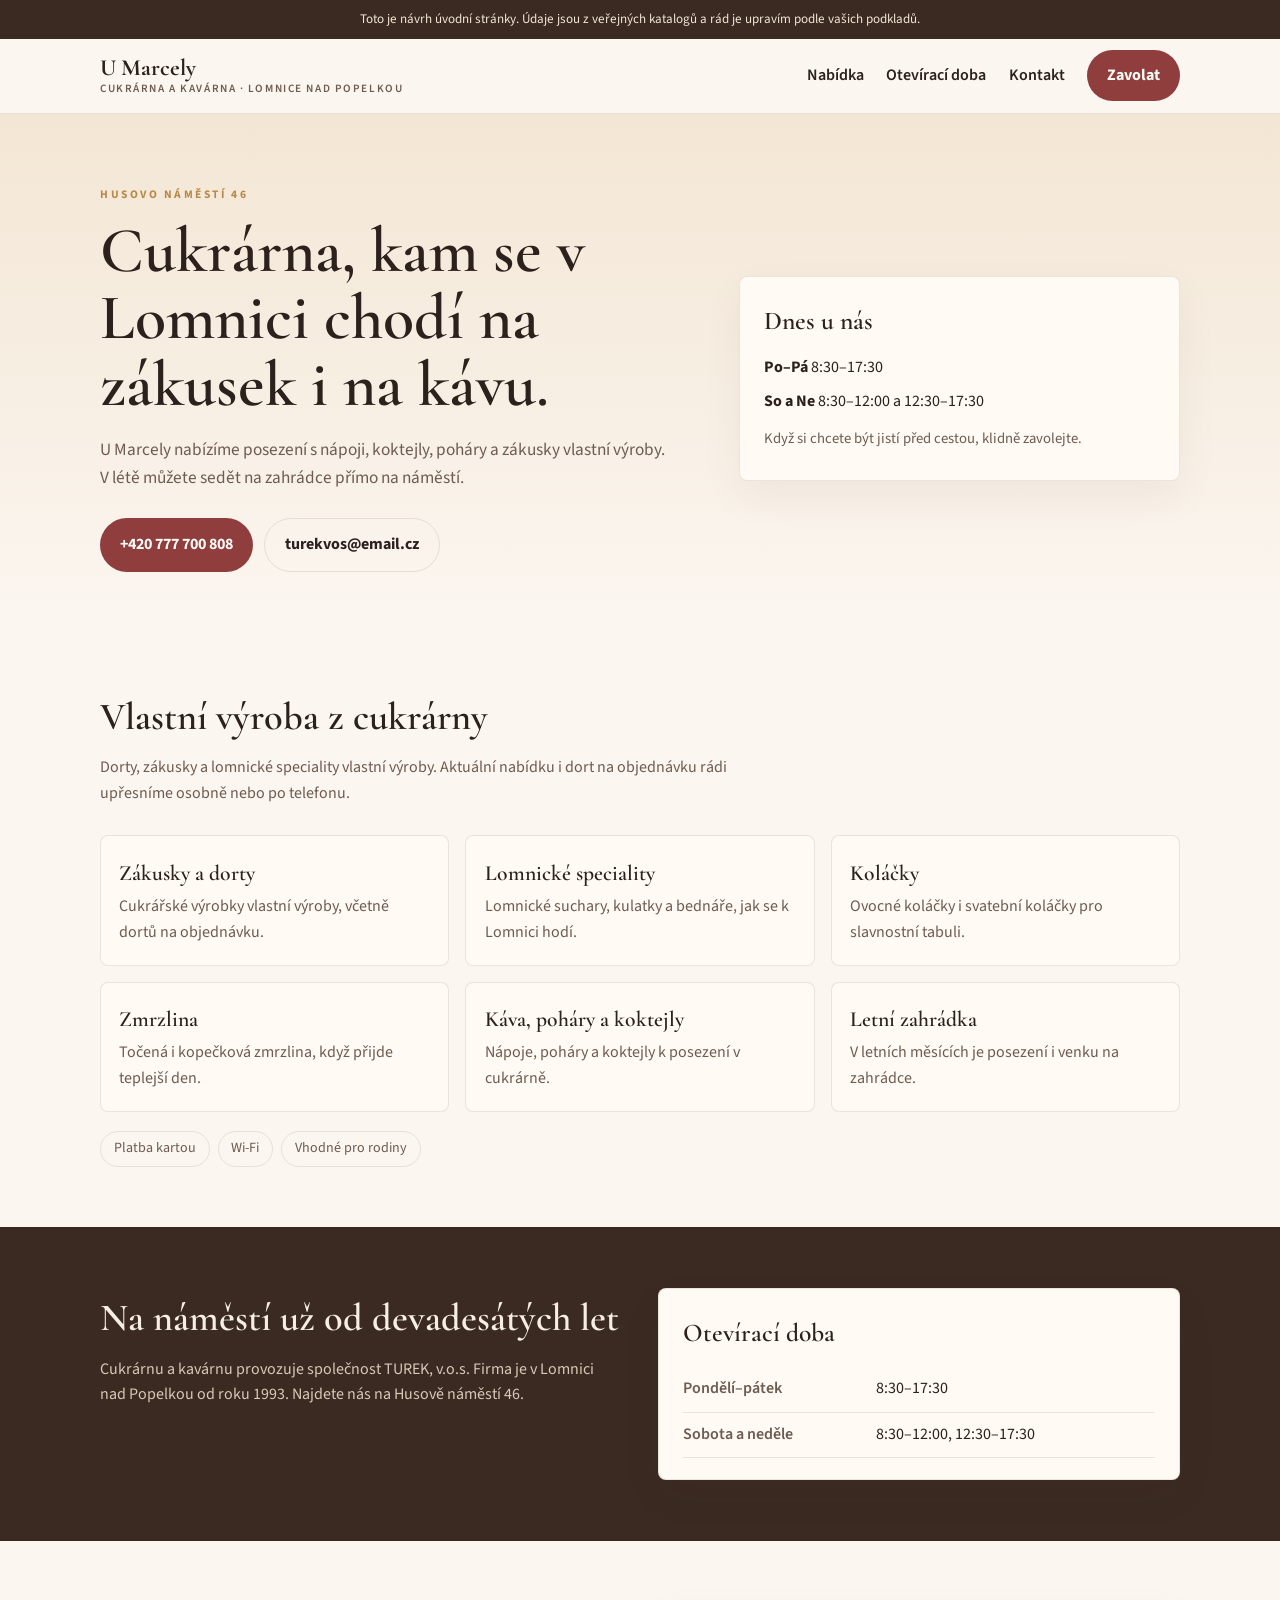
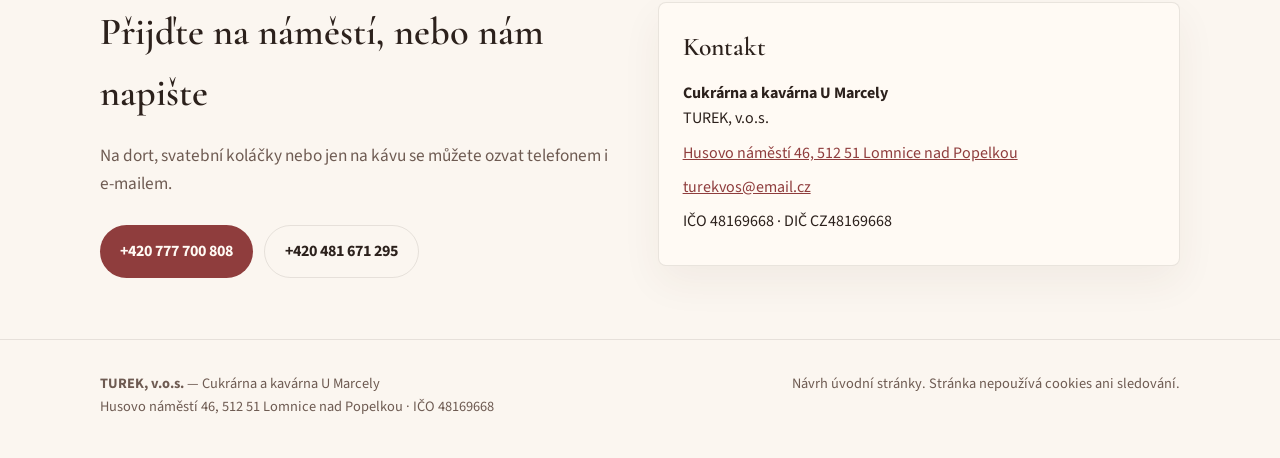
<file: ukazka-cukrarna-marcela/index.html>
<!DOCTYPE html>
<html lang="cs">
<head>
  <meta charset="utf-8">
  <meta name="viewport" content="width=device-width, initial-scale=1">
  <meta name="robots" content="noindex, nofollow">
  <meta name="description" content="Cukrárna a kavárna U Marcely v Lomnici nad Popelkou — zákusky a dorty vlastní výroby, lomnické suchary, poháry a posezení na náměstí.">
  <title>Cukrárna a kavárna U Marcely — Lomnice nad Popelkou</title>
  <link rel="icon" href="data:image/svg+xml,%3Csvg xmlns='http://www.w3.org/2000/svg' viewBox='0 0 32 32'%3E%3Crect width='32' height='32' rx='8' fill='%233a2a22'/%3E%3Ccircle cx='16' cy='14' r='7' fill='%23e7c9a4'/%3E%3Cpath d='M10 22h12v2H10z' fill='%239c4a4a'/%3E%3C/svg%3E">
  <link rel="preconnect" href="https://fonts.googleapis.com">
  <link rel="preconnect" href="https://fonts.gstatic.com" crossorigin>
  <link href="https://fonts.googleapis.com/css2?family=Cormorant+Garamond:wght@500;600;700&family=Source+Sans+3:wght@400;500;600;700&display=swap" rel="stylesheet">
  <style>
    :root {
      --bg: #fbf6f0;
      --paper: #fffaf4;
      --ink: #2c211c;
      --muted: #6e5b52;
      --rose: #8f3d3d;
      --gold: #b8894a;
      --line: rgba(44,33,28,.1);
    }
    * { box-sizing: border-box; margin: 0; padding: 0; }
    html { scroll-behavior: smooth; }
    body { font-family: "Source Sans 3", system-ui, sans-serif; background: var(--bg); color: var(--ink); line-height: 1.6; }
    a { color: var(--rose); }
    .wrap { width: min(1080px, calc(100% - 32px)); margin-inline: auto; }
    .note { background: #3a2a22; color: #f3e6d4; text-align: center; font-size: .82rem; padding: .55rem 1rem; }
    header { position: sticky; top: 0; z-index: 20; background: rgba(251,246,240,.94); backdrop-filter: blur(12px); border-bottom: 1px solid var(--line); }
    .head { display: flex; align-items: center; justify-content: space-between; min-height: 74px; gap: 1rem; }
    .logo { text-decoration: none; color: var(--ink); font-family: "Cormorant Garamond", Georgia, serif; font-weight: 700; font-size: 1.45rem; line-height: 1; }
    .logo span { display: block; font-family: "Source Sans 3", sans-serif; font-size: .7rem; letter-spacing: .14em; text-transform: uppercase; color: var(--muted); font-weight: 600; margin-top: .2rem; }
    #nav-toggle { position: absolute; width: 1px; height: 1px; overflow: hidden; clip: rect(0 0 0 0); }
    .burger { display: none; width: 44px; height: 44px; place-items: center; cursor: pointer; border: 1px solid var(--line); border-radius: 8px; background: var(--paper); }
    .burger i, .burger i::before, .burger i::after { display: block; width: 18px; height: 2px; background: var(--ink); position: relative; }
    .burger i::before, .burger i::after { content: ""; position: absolute; left: 0; }
    .burger i::before { top: -6px; } .burger i::after { top: 6px; }
    nav ul { display: flex; gap: 1.4rem; list-style: none; align-items: center; }
    nav a { color: var(--ink); text-decoration: none; font-weight: 600; }
    nav a:hover, nav a:focus-visible { color: var(--rose); }
    .btn { display: inline-flex; align-items: center; justify-content: center; min-height: 44px; padding: .8rem 1.25rem; border-radius: 999px; background: var(--rose); color: #fffaf4; text-decoration: none; font-weight: 700; }
    .btn-ghost { background: transparent; color: var(--ink); border: 1px solid var(--line); }
    .hero { padding: 4.5rem 0 3.4rem; background:
      linear-gradient(180deg, #f3e6d4, var(--bg));
    }
    .hero-grid { display: grid; grid-template-columns: 1.15fr .85fr; gap: 2.6rem; align-items: center; }
    .ornament { color: var(--gold); letter-spacing: .22em; text-transform: uppercase; font-size: .72rem; font-weight: 700; margin-bottom: .8rem; }
    h1 { font-family: "Cormorant Garamond", Georgia, serif; font-size: clamp(2.4rem, 5.5vw, 4rem); line-height: 1.05; font-weight: 600; }
    .lead { margin: 1.1rem 0 1.7rem; color: var(--muted); font-size: 1.08rem; max-width: 36rem; }
    .hero-cta { display: flex; flex-wrap: wrap; gap: .7rem; }
    .panel { background: var(--paper); border: 1px solid var(--line); border-radius: 8px; padding: 1.5rem 1.5rem 1.3rem; box-shadow: 0 16px 40px rgba(80,50,30,.06); }
    .panel h2 { font-family: "Cormorant Garamond", Georgia, serif; font-size: 1.6rem; font-weight: 600; margin-bottom: .8rem; }
    .panel p { margin: 0 0 .55rem; }
    section { padding: 3.8rem 0; }
    .sec-title { font-family: "Cormorant Garamond", Georgia, serif; font-size: clamp(1.9rem, 3vw, 2.6rem); font-weight: 600; margin-bottom: .45rem; }
    .sec-intro { color: var(--muted); max-width: 40rem; margin-bottom: 1.8rem; }
    .cards { display: grid; grid-template-columns: repeat(3, 1fr); gap: 1rem; }
    .card { background: var(--paper); border: 1px solid var(--line); border-radius: 8px; padding: 1.2rem 1.15rem; }
    .card h3 { font-family: "Cormorant Garamond", Georgia, serif; font-size: 1.35rem; font-weight: 600; margin-bottom: .25rem; }
    .card p { color: var(--muted); }
    .band { background: #3a2a22; color: #f6eee4; }
    .band .sec-intro { color: #d9c8b6; }
    .split { display: grid; grid-template-columns: 1fr 1fr; gap: 2.2rem; align-items: start; }
    .hours { width: 100%; border-collapse: collapse; }
    .hours th, .hours td { text-align: left; padding: .6rem 0; border-bottom: 1px solid var(--line); }
    .hours th { font-weight: 600; color: var(--muted); }
    .chips { display: flex; flex-wrap: wrap; gap: .5rem; margin-top: 1.2rem; }
    .chip { border: 1px solid var(--line); border-radius: 999px; padding: .35rem .8rem; font-size: .88rem; color: var(--muted); }
    footer { padding: 2rem 0 2.5rem; border-top: 1px solid var(--line); color: var(--muted); font-size: .9rem; }
    .foot { display: flex; flex-wrap: wrap; justify-content: space-between; gap: 1rem; }
    @media (max-width: 840px) {
      .hero-grid, .cards, .split { grid-template-columns: 1fr; }
      .burger { display: grid; }
      nav { display: none; position: absolute; inset: 74px 0 auto; background: #fbf6f0; border-bottom: 1px solid var(--line); padding: 1rem 16px 1.2rem; }
      nav ul { flex-direction: column; align-items: stretch; gap: .3rem; }
      nav a { display: block; padding: .7rem .3rem; }
      #nav-toggle:checked ~ nav { display: block; }
      .hero { padding: 2.5rem 0 2rem; }
    }
    @media (prefers-reduced-motion: reduce) { html { scroll-behavior: auto; } }
  </style>
</head>
<body>
  <p class="note">Toto je návrh úvodní stránky. Údaje jsou z veřejných katalogů a rád je upravím podle vašich podkladů.</p>
  <header>
    <div class="wrap head">
      <a class="logo" href="#uvod">U Marcely<span>Cukrárna a kavárna · Lomnice nad Popelkou</span></a>
      <input type="checkbox" id="nav-toggle">
      <label class="burger" for="nav-toggle" aria-label="Otevřít menu"><i></i></label>
      <nav aria-label="Hlavní menu">
        <ul>
          <li><a href="#nabidka">Nabídka</a></li>
          <li><a href="#provoz">Otevírací doba</a></li>
          <li><a href="#kontakt">Kontakt</a></li>
          <li><a class="btn" href="tel:+420777700808">Zavolat</a></li>
        </ul>
      </nav>
    </div>
  </header>

  <main>
    <section class="hero" id="uvod">
      <div class="wrap hero-grid">
        <div>
          <p class="ornament">Husovo náměstí 46</p>
          <h1>Cukrárna, kam se v Lomnici chodí na zákusek i na kávu.</h1>
          <p class="lead">U Marcely nabízíme posezení s nápoji, koktejly, poháry a zákusky vlastní výroby. V létě můžete sedět na zahrádce přímo na náměstí.</p>
          <div class="hero-cta">
            <a class="btn" href="tel:+420777700808">+420 777 700 808</a>
            <a class="btn btn-ghost" href="mailto:turekvos@email.cz">turekvos@email.cz</a>
          </div>
        </div>
        <aside class="panel">
          <h2>Dnes u nás</h2>
          <p><strong>Po–Pá</strong> 8:30–17:30</p>
          <p><strong>So a Ne</strong> 8:30–12:00 a 12:30–17:30</p>
          <p style="color:var(--muted);font-size:.92rem;margin-top:.8rem;">Když si chcete být jistí před cestou, klidně zavolejte.</p>
        </aside>
      </div>
    </section>

    <section id="nabidka">
      <div class="wrap">
        <h2 class="sec-title">Vlastní výroba z cukrárny</h2>
        <p class="sec-intro">Dorty, zákusky a lomnické speciality vlastní výroby. Aktuální nabídku i dort na objednávku rádi upřesníme osobně nebo po telefonu.</p>
        <div class="cards">
          <article class="card"><h3>Zákusky a dorty</h3><p>Cukrářské výrobky vlastní výroby, včetně dortů na objednávku.</p></article>
          <article class="card"><h3>Lomnické speciality</h3><p>Lomnické suchary, kulatky a bednáře, jak se k Lomnici hodí.</p></article>
          <article class="card"><h3>Koláčky</h3><p>Ovocné koláčky i svatební koláčky pro slavnostní tabuli.</p></article>
          <article class="card"><h3>Zmrzlina</h3><p>Točená i kopečková zmrzlina, když přijde teplejší den.</p></article>
          <article class="card"><h3>Káva, poháry a koktejly</h3><p>Nápoje, poháry a koktejly k posezení v cukrárně.</p></article>
          <article class="card"><h3>Letní zahrádka</h3><p>V letních měsících je posezení i venku na zahrádce.</p></article>
        </div>
        <div class="chips">
          <span class="chip">Platba kartou</span>
          <span class="chip">Wi-Fi</span>
          <span class="chip">Vhodné pro rodiny</span>
        </div>
      </div>
    </section>

    <section class="band" id="provoz">
      <div class="wrap split">
        <div>
          <h2 class="sec-title">Na náměstí už od devadesátých let</h2>
          <p class="sec-intro">Cukrárnu a kavárnu provozuje společnost TUREK, v.o.s. Firma je v Lomnici nad Popelkou od roku 1993. Najdete nás na Husově náměstí 46.</p>
        </div>
        <div class="panel" style="color:var(--ink)">
          <h2>Otevírací doba</h2>
          <table class="hours">
            <tbody>
              <tr><th>Pondělí–pátek</th><td>8:30–17:30</td></tr>
              <tr><th>Sobota a neděle</th><td>8:30–12:00, 12:30–17:30</td></tr>
            </tbody>
          </table>
        </div>
      </div>
    </section>

    <section id="kontakt">
      <div class="wrap split">
        <div>
          <h2 class="sec-title">Přijďte na náměstí, nebo nám napište</h2>
          <p class="lead">Na dort, svatební koláčky nebo jen na kávu se můžete ozvat telefonem i e-mailem.</p>
          <div class="hero-cta">
            <a class="btn" href="tel:+420777700808">+420 777 700 808</a>
            <a class="btn btn-ghost" href="tel:+420481671295">+420 481 671 295</a>
          </div>
        </div>
        <div class="panel">
          <h2>Kontakt</h2>
          <p><strong>Cukrárna a kavárna U Marcely</strong><br>TUREK, v.o.s.</p>
          <p><a href="https://mapy.cz/zakladni?q=Husovo%20n%C3%A1m%C4%9Bst%C3%AD%2046%2C%20512%2051%20Lomnice%20nad%20Popelkou" rel="noopener noreferrer" target="_blank">Husovo náměstí 46, 512 51 Lomnice nad Popelkou</a></p>
          <p><a href="mailto:turekvos@email.cz">turekvos@email.cz</a></p>
          <p>IČO 48169668 · DIČ CZ48169668</p>
        </div>
      </div>
    </section>
  </main>

  <footer>
    <div class="wrap foot">
      <p><strong>TUREK, v.o.s.</strong> — Cukrárna a kavárna U Marcely<br>Husovo náměstí 46, 512 51 Lomnice nad Popelkou · IČO 48169668</p>
      <p>Návrh úvodní stránky. Stránka nepoužívá cookies ani sledování.</p>
    </div>
  </footer>
</body>
</html>
</file>
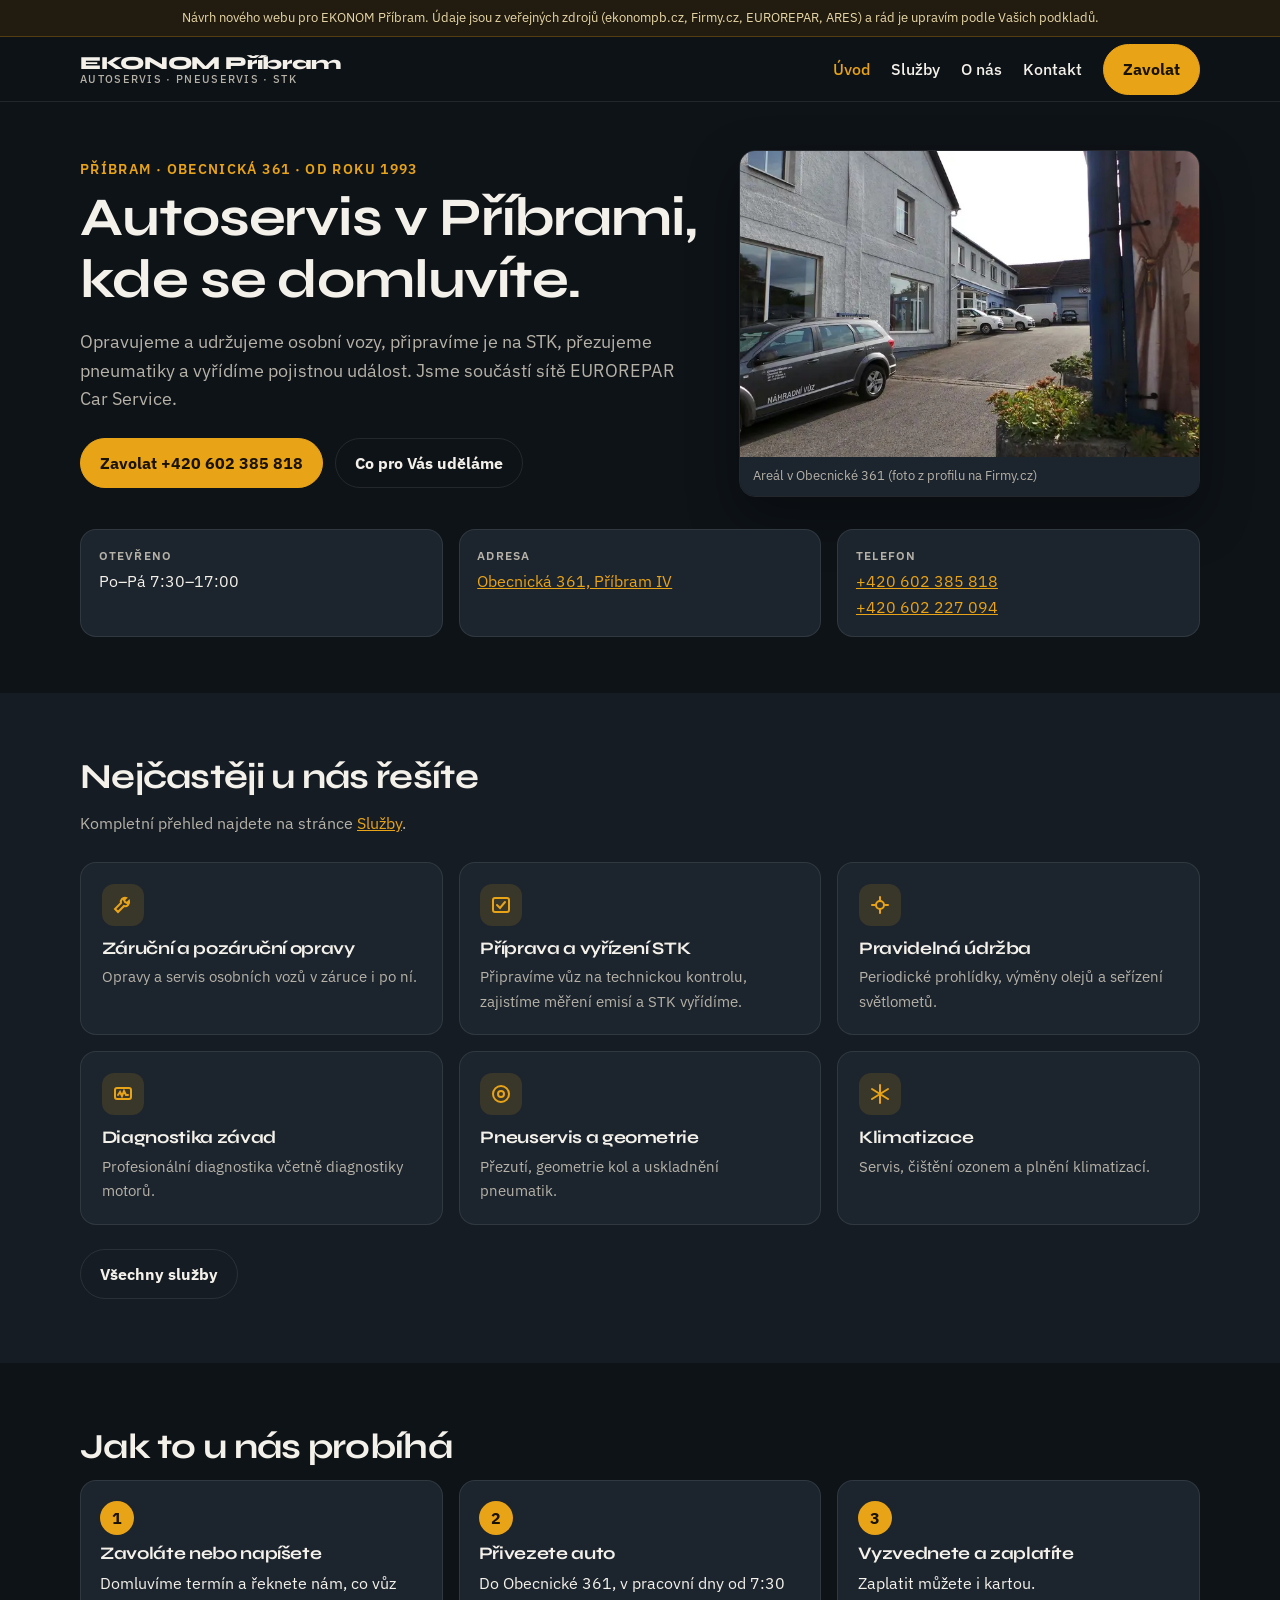
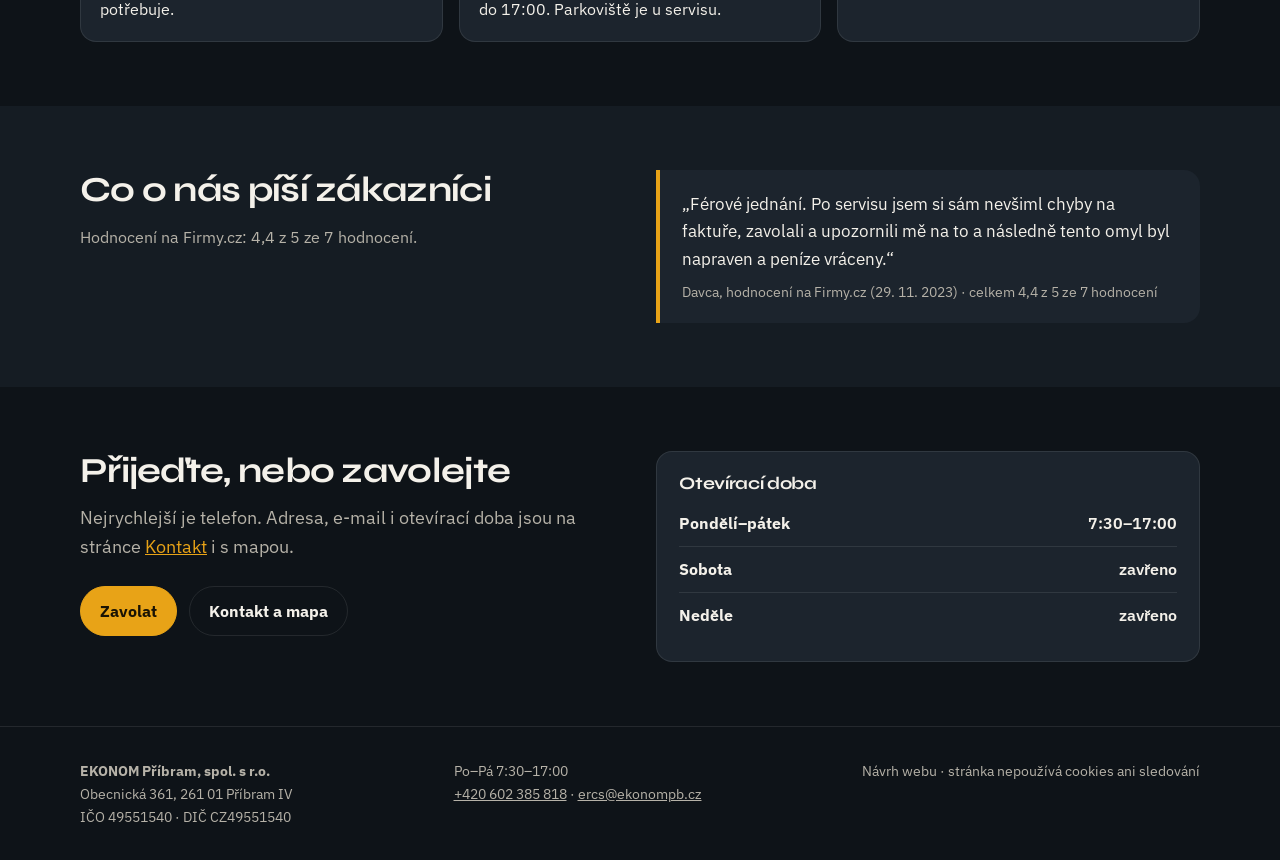
<file: ukazka-ekonom/index.html>
<!DOCTYPE html>
<html lang="cs">
<head>
<meta charset="utf-8">
<meta name="viewport" content="width=device-width, initial-scale=1">
<meta name="robots" content="noindex, nofollow">
<meta name="theme-color" content="#0e1318">
<title>EKONOM Příbram — autoservis, pneuservis a STK v Příbrami</title>
<meta name="description" content="EKONOM Příbram, spol. s r.o. — autoservis, pneuservis, příprava na STK a pojistné události v Obecnické 361 v Příbrami. Člen sítě EUROREPAR Car Service.">
<link rel="icon" href="data:image/svg+xml,%3Csvg xmlns='http://www.w3.org/2000/svg' viewBox='0 0 32 32'%3E%3Crect width='32' height='32' rx='6' fill='%23101418'/%3E%3Cpath d='M8 20h16l-2-7H10l-2 7zm6-11h4v3h-4z' fill='%23e8a317'/%3E%3C/svg%3E">
<link rel="preconnect" href="https://fonts.googleapis.com">
<link rel="preconnect" href="https://fonts.gstatic.com" crossorigin>
<link href="https://fonts.googleapis.com/css2?family=IBM+Plex+Sans:wght@400;500;600;700&family=Syne:wght@700;800&display=swap" rel="stylesheet">
<link rel="stylesheet" href="style.css">
</head>
<body>
<p class="note">Návrh nového webu pro EKONOM Příbram. Údaje jsou z veřejných zdrojů (ekonompb.cz, Firmy.cz, EUROREPAR, ARES) a rád je upravím podle Vašich podkladů.</p>
<header>
<div class="wrap head">
<a class="logo" href="index.html">EKONOM Příbram<span>Autoservis · Pneuservis · STK</span></a>
<input type="checkbox" id="nt" aria-label="Menu">
<label class="burger" for="nt" aria-label="Otevřít menu"><i></i></label>
<nav aria-label="Hlavní menu"><ul><li><a href="index.html" aria-current="page">Úvod</a></li><li><a href="sluzby.html">Služby</a></li><li><a href="o-nas.html">O nás</a></li><li><a href="kontakt.html">Kontakt</a></li><li><a class="btn" href="tel:+420602385818">Zavolat</a></li></ul></nav>
</div>
</header>
<main>

<section class="hero"><div class="wrap hero-grid">
<div>
<p class="kicker">Příbram · Obecnická 361 · od roku 1993</p>
<h1>Autoservis v Příbrami, kde se domluvíte.</h1>
<p class="lead">Opravujeme a udržujeme osobní vozy, připravíme je na STK, přezujeme pneumatiky a vyřídíme pojistnou událost. Jsme součástí sítě EUROREPAR Car Service.</p>
<div class="cta"><a class="btn" href="tel:+420602385818">Zavolat +420 602 385 818</a><a class="btn btn-ghost" href="sluzby.html">Co pro Vás uděláme</a></div>
</div>
<figure class="photo"><picture><source type="image/webp" srcset="img/provozovna-720.webp 720w, img/provozovna-1200.webp 1200w" sizes="(max-width:860px) 100vw, 480px"><img src="img/provozovna-720.jpg" width="720" height="480" alt="Areál autoservisu EKONOM Příbram v Obecnické ulici" fetchpriority="high"></picture><figcaption>Areál v Obecnické 361 (foto z profilu na Firmy.cz)</figcaption></figure>
</div>
<div class="wrap quick">
<div><b>Otevřeno</b>Po–Pá 7:30–17:00</div>
<div><b>Adresa</b><a href="https://mapy.cz/zakladni?q=Obecnick%C3%A1%20361%2C%20261%2001%20P%C5%99%C3%ADbram" target="_blank" rel="noopener">Obecnická 361, Příbram IV</a></div>
<div><b>Telefon</b><a href="tel:+420602385818">+420 602 385 818</a><br><a href="tel:+420602227094">+420 602 227 094</a></div>
</div></section>
<section class="alt"><div class="wrap">
<h2>Nejčastěji u nás řešíte</h2>
<p class="intro">Kompletní přehled najdete na stránce <a href="sluzby.html">Služby</a>.</p>
<div class="cards"><article class="card"><div class="ic" aria-hidden="true"><svg width="22" height="22" viewBox="0 0 22 22" fill="none" stroke="currentColor" stroke-width="2" stroke-linecap="round"><path d="M14 4a4 4 0 0 0-5 5l-6 6 3 3 6-6a4 4 0 0 0 5-5l-2 2-2-1-1-2z"/></svg></div><h3>Záruční a pozáruční opravy</h3><p>Opravy a servis osobních vozů v záruce i po ní.</p></article><article class="card"><div class="ic" aria-hidden="true"><svg width="22" height="22" viewBox="0 0 22 22" fill="none" stroke="currentColor" stroke-width="2" stroke-linecap="round"><rect x="3" y="4" width="16" height="14" rx="2"/><path d="M7 11l3 3 5-6"/></svg></div><h3>Příprava a vyřízení STK</h3><p>Připravíme vůz na technickou kontrolu, zajistíme měření emisí a STK vyřídíme.</p></article><article class="card"><div class="ic" aria-hidden="true"><svg width="22" height="22" viewBox="0 0 22 22" fill="none" stroke="currentColor" stroke-width="2" stroke-linecap="round"><path d="M11 3v4M11 15v4M3 11h4M15 11h4"/><circle cx="11" cy="11" r="4"/></svg></div><h3>Pravidelná údržba</h3><p>Periodické prohlídky, výměny olejů a seřízení světlometů.</p></article><article class="card"><div class="ic" aria-hidden="true"><svg width="22" height="22" viewBox="0 0 22 22" fill="none" stroke="currentColor" stroke-width="2" stroke-linecap="round"><rect x="3" y="5" width="16" height="11" rx="2"/><path d="M6 12l2-3 2 4 2-5 2 4h2"/></svg></div><h3>Diagnostika závad</h3><p>Profesionální diagnostika včetně diagnostiky motorů.</p></article><article class="card"><div class="ic" aria-hidden="true"><svg width="22" height="22" viewBox="0 0 22 22" fill="none" stroke="currentColor" stroke-width="2" stroke-linecap="round"><circle cx="11" cy="11" r="8"/><circle cx="11" cy="11" r="3"/></svg></div><h3>Pneuservis a geometrie</h3><p>Přezutí, geometrie kol a uskladnění pneumatik.</p></article><article class="card"><div class="ic" aria-hidden="true"><svg width="22" height="22" viewBox="0 0 22 22" fill="none" stroke="currentColor" stroke-width="2" stroke-linecap="round"><path d="M11 2v18M3 6l16 10M19 6L3 16"/></svg></div><h3>Klimatizace</h3><p>Servis, čištění ozonem a plnění klimatizací.</p></article></div>
<div class="cta"><a class="btn btn-ghost" href="sluzby.html">Všechny služby</a></div>
</div></section>
<section><div class="wrap">
<h2>Jak to u nás probíhá</h2>
<ol class="steps">
<li><h3>Zavoláte nebo napíšete</h3><p>Domluvíme termín a řeknete nám, co vůz potřebuje.</p></li>
<li><h3>Přivezete auto</h3><p>Do Obecnické 361, v pracovní dny od 7:30 do 17:00. Parkoviště je u servisu.</p></li>
<li><h3>Vyzvednete a zaplatíte</h3><p>Zaplatit můžete i kartou.</p></li>
</ol>
</div></section>
<section class="alt"><div class="wrap split">
<div><h2>Co o nás píší zákazníci</h2><p class="intro">Hodnocení na Firmy.cz: 4,4 z 5 ze 7 hodnocení.</p></div>
<blockquote>„Férové jednání. Po servisu jsem si sám nevšiml chyby na faktuře, zavolali a upozornili mě na to a následně tento omyl byl napraven a peníze vráceny.“<cite>Davca, hodnocení na Firmy.cz (29. 11. 2023) · celkem 4,4 z 5 ze 7 hodnocení</cite></blockquote>
</div></section>
<section><div class="wrap split">
<div><h2>Přijeďte, nebo zavolejte</h2><p class="lead">Nejrychlejší je telefon. Adresa, e-mail i otevírací doba jsou na stránce <a href="kontakt.html">Kontakt</a> i s mapou.</p>
<div class="cta"><a class="btn" href="tel:+420602385818">Zavolat</a><a class="btn btn-ghost" href="kontakt.html">Kontakt a mapa</a></div></div>
<div class="panel"><h3>Otevírací doba</h3><table><tbody><tr><th>Pondělí–pátek</th><td>7:30–17:00</td></tr><tr><th>Sobota</th><td>zavřeno</td></tr><tr><th>Neděle</th><td>zavřeno</td></tr></tbody></table></div>
</div></section>
</main>
<footer>
<div class="wrap foot">
<p><strong>EKONOM Příbram, spol. s r.o.</strong><br>Obecnická 361, 261 01 Příbram IV<br>IČO 49551540 · DIČ CZ49551540</p>
<p>Po–Pá 7:30–17:00<br><a href="tel:+420602385818">+420 602 385 818</a> · <a href="mailto:ercs@ekonompb.cz">ercs@ekonompb.cz</a></p>
<p>Návrh webu · stránka nepoužívá cookies ani sledování</p>
</div>
</footer>
<div class="callbar"><a class="btn" href="tel:+420602385818">Zavolat</a><a class="btn btn-ghost" href="https://mapy.cz/zakladni?q=Obecnick%C3%A1%20361%2C%20261%2001%20P%C5%99%C3%ADbram" target="_blank" rel="noopener">Navigovat</a></div>
</body>
</html>
</file>
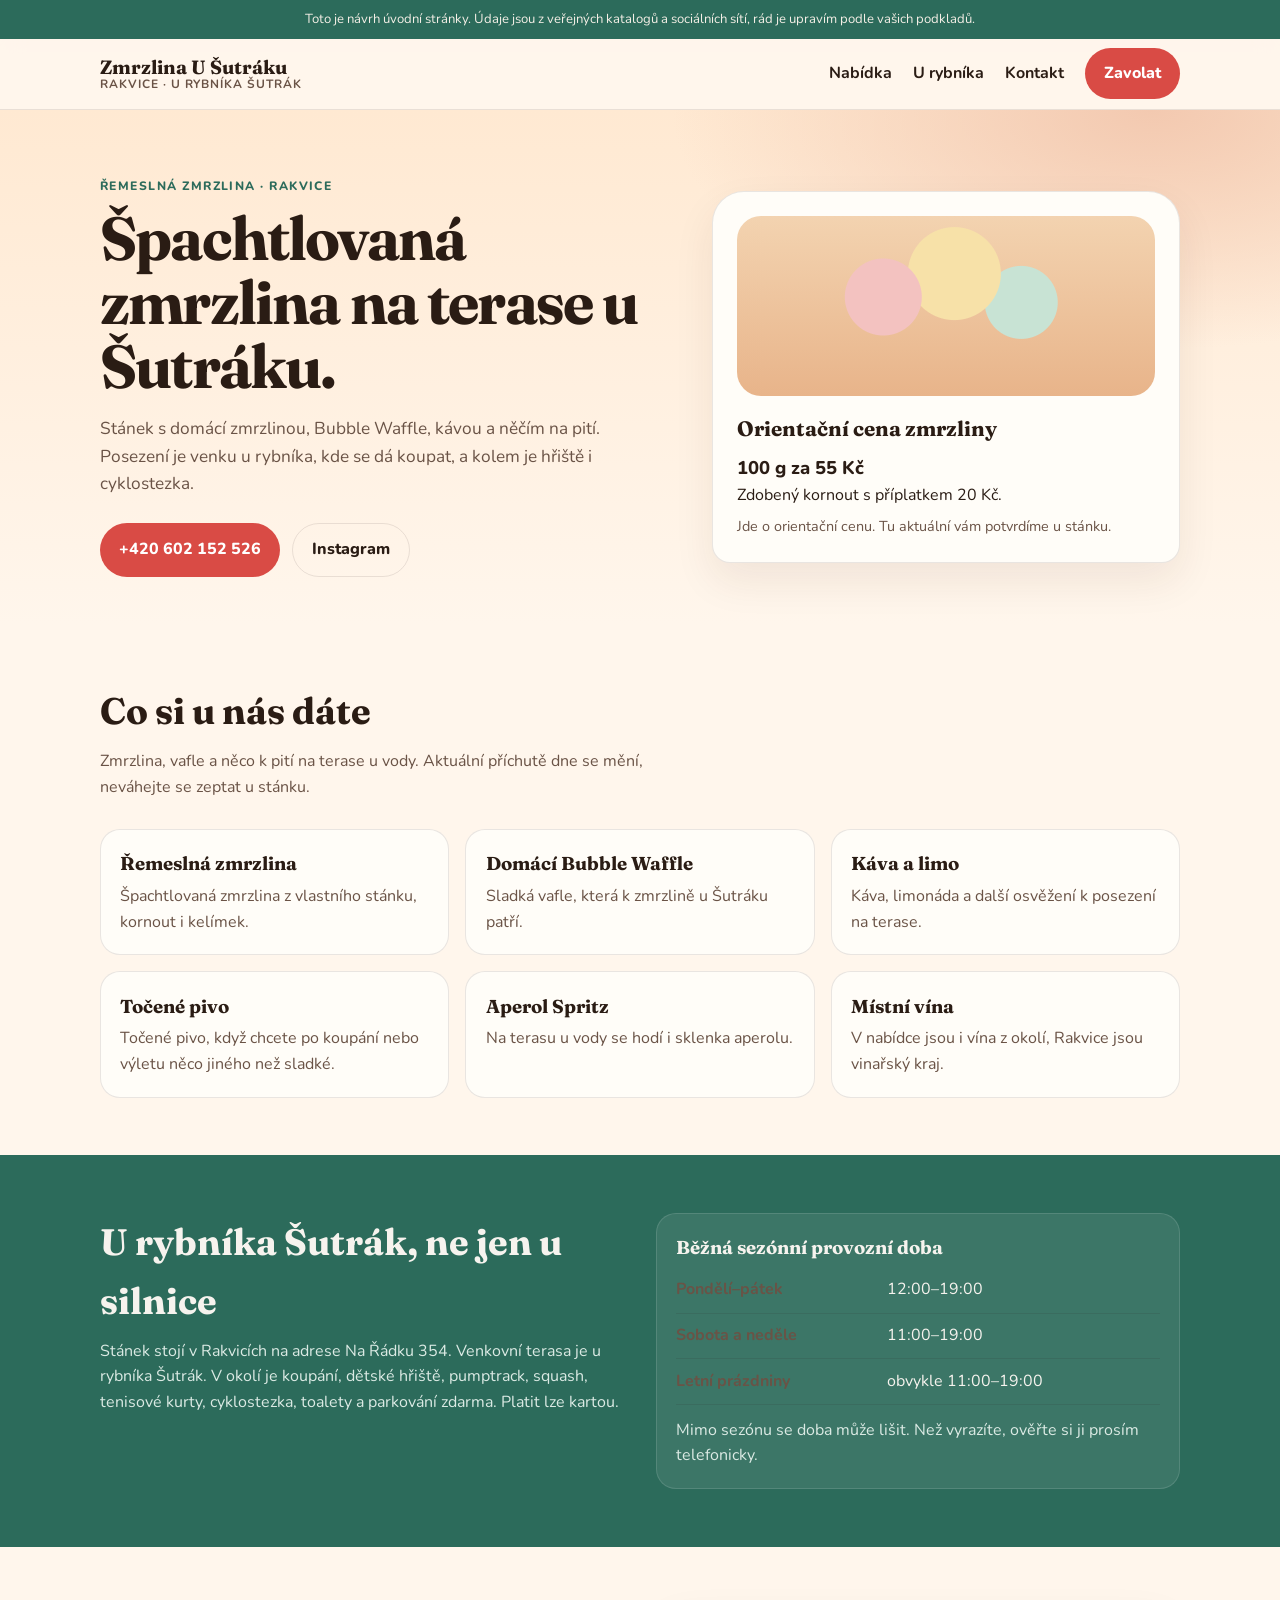
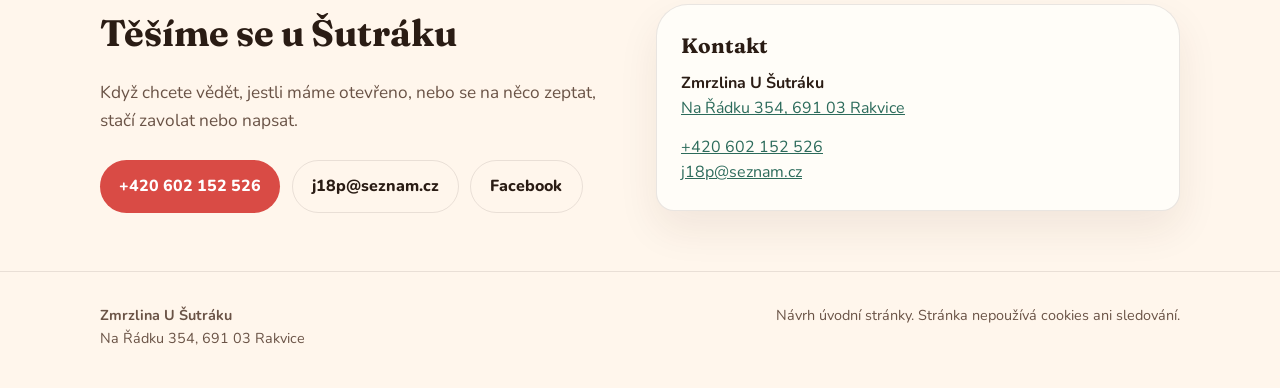
<file: ukazka-zmrzlina-sutrak/index.html>
<!DOCTYPE html>
<html lang="cs">
<head>
  <meta charset="utf-8">
  <meta name="viewport" content="width=device-width, initial-scale=1">
  <meta name="robots" content="noindex, nofollow">
  <meta name="description" content="Zmrzlina U Šutráku v Rakvicích — řemeslná špachtlovaná zmrzlina, domácí Bubble Waffle a posezení na terase u rybníka Šutrák.">
  <title>Zmrzlina U Šutráku — Rakvice</title>
  <link rel="icon" href="data:image/svg+xml,%3Csvg xmlns='http://www.w3.org/2000/svg' viewBox='0 0 32 32'%3E%3Crect width='32' height='32' rx='8' fill='%232f6f5e'/%3E%3Cpath d='M16 6c4 0 7 3 7 7 0 6-7 14-7 14S9 19 9 13c0-4 3-7 7-7z' fill='%23f7d9a8'/%3E%3C/svg%3E">
  <link rel="preconnect" href="https://fonts.googleapis.com">
  <link rel="preconnect" href="https://fonts.gstatic.com" crossorigin>
  <link href="https://fonts.googleapis.com/css2?family=Fraunces:opsz,wght@9..144,500;9..144,700&family=Nunito:wght@400;600;700;800&display=swap" rel="stylesheet">
  <style>
    :root {
      --bg: #fff6ec;
      --bg-2: #f8e7d2;
      --ink: #2a1c14;
      --muted: #6a5346;
      --berry: #d94b45;
      --mint: #2c6b5b;
      --cream: #fffdf8;
      --line: rgba(42,28,20,.1);
      --radius: 24px;
    }
    * { box-sizing: border-box; margin: 0; padding: 0; }
    html { scroll-behavior: smooth; }
    body { font-family: Nunito, system-ui, sans-serif; background: var(--bg); color: var(--ink); line-height: 1.6; }
    a { color: var(--mint); }
    .wrap { width: min(1080px, calc(100% - 32px)); margin-inline: auto; }
    .note { background: #2c6b5b; color: #f4efe6; text-align: center; font-size: .82rem; padding: .55rem 1rem; }
    header { position: sticky; top: 0; z-index: 20; background: rgba(255,246,236,.92); backdrop-filter: blur(12px); border-bottom: 1px solid var(--line); }
    .head { display: flex; align-items: center; justify-content: space-between; min-height: 70px; gap: 1rem; }
    .logo { text-decoration: none; color: var(--ink); font-family: Fraunces, Georgia, serif; font-weight: 700; font-size: 1.2rem; line-height: 1.15; }
    .logo span { display: block; font-family: Nunito, sans-serif; font-size: .75rem; font-weight: 700; letter-spacing: .08em; text-transform: uppercase; color: var(--muted); }
    #nav-toggle { position: absolute; width: 1px; height: 1px; overflow: hidden; clip: rect(0 0 0 0); }
    .burger { display: none; width: 44px; height: 44px; place-items: center; cursor: pointer; border: 1px solid var(--line); border-radius: 12px; background: var(--cream); }
    .burger i, .burger i::before, .burger i::after { display: block; width: 18px; height: 2px; background: var(--ink); position: relative; }
    .burger i::before, .burger i::after { content: ""; position: absolute; left: 0; }
    .burger i::before { top: -6px; } .burger i::after { top: 6px; }
    nav ul { display: flex; gap: 1.3rem; list-style: none; align-items: center; }
    nav a { color: var(--ink); text-decoration: none; font-weight: 700; }
    nav a:hover, nav a:focus-visible { color: var(--berry); }
    .btn { display: inline-flex; align-items: center; justify-content: center; min-height: 44px; padding: .8rem 1.2rem; border-radius: 999px; background: var(--berry); color: #fff; text-decoration: none; font-weight: 800; }
    .btn-ghost { background: transparent; color: var(--ink); border: 1px solid var(--line); }
    .hero { padding: 4.2rem 0 3rem; background: radial-gradient(800px 400px at 90% 0, #f3c9b0, transparent 60%), linear-gradient(180deg, #ffe9d2, var(--bg)); }
    .hero-grid { display: grid; grid-template-columns: 1.1fr .9fr; gap: 2.5rem; align-items: center; }
    .kicker { color: var(--mint); font-weight: 800; letter-spacing: .12em; text-transform: uppercase; font-size: .76rem; margin-bottom: .7rem; }
    h1 { font-family: Fraunces, Georgia, serif; font-size: clamp(2.2rem, 5.4vw, 3.8rem); line-height: 1.05; letter-spacing: -.03em; }
    .lead { margin: 1rem 0 1.6rem; color: var(--muted); font-size: 1.08rem; max-width: 36rem; }
    .hero-cta { display: flex; flex-wrap: wrap; gap: .7rem; }
    .scoop {
      background: var(--cream); border-radius: 32px 32px 18px 18px; padding: 1.5rem;
      border: 1px solid var(--line); box-shadow: 0 18px 40px rgba(80,40,20,.08);
    }
    .art { height: 180px; margin-bottom: 1rem; border-radius: 24px; background:
      radial-gradient(circle at 35% 45%, #f3c2c0 0 38px, transparent 39px),
      radial-gradient(circle at 52% 32%, #f7e1a8 0 46px, transparent 47px),
      radial-gradient(circle at 68% 48%, #c8e3d4 0 36px, transparent 37px),
      linear-gradient(180deg, #f3d3b0, #e8b48a);
      position: relative; overflow: hidden;
    }
    .scoop h2 { font-family: Fraunces, Georgia, serif; font-size: 1.3rem; margin-bottom: .5rem; }
    .price { font-weight: 800; font-size: 1.15rem; }
    .hint { color: var(--muted); font-size: .9rem; margin-top: .4rem; }
    section { padding: 3.6rem 0; }
    .sec-title { font-family: Fraunces, Georgia, serif; font-size: clamp(1.7rem, 3vw, 2.3rem); margin-bottom: .5rem; }
    .sec-intro { color: var(--muted); max-width: 38rem; margin-bottom: 1.8rem; }
    .cards { display: grid; grid-template-columns: repeat(3, 1fr); gap: 1rem; }
    .card { background: var(--cream); border: 1px solid var(--line); border-radius: 20px; padding: 1.2rem; }
    .card h3 { font-family: Fraunces, Georgia, serif; margin-bottom: .3rem; }
    .card p { color: var(--muted); }
    .mint { background: var(--mint); color: #f6f3ee; }
    .mint .sec-intro, .mint .card p, .mint a { color: #dbeae4; }
    .mint .sec-title, .mint .card, .mint .card h3 { color: inherit; }
    .mint .card { background: rgba(255,255,255,.08); border-color: rgba(255,255,255,.12); }
    .split { display: grid; grid-template-columns: 1fr 1fr; gap: 2rem; align-items: start; }
    .hours { width: 100%; border-collapse: collapse; }
    .hours th, .hours td { text-align: left; padding: .6rem 0; border-bottom: 1px solid var(--line); }
    .hours th { font-weight: 700; color: var(--muted); }
    footer { padding: 2rem 0 2.4rem; color: var(--muted); font-size: .9rem; border-top: 1px solid var(--line); }
    .foot { display: flex; flex-wrap: wrap; justify-content: space-between; gap: 1rem; }
    @media (max-width: 840px) {
      .hero-grid, .cards, .split { grid-template-columns: 1fr; }
      .burger { display: grid; }
      nav { display: none; position: absolute; inset: 70px 0 auto; background: #fff6ec; border-bottom: 1px solid var(--line); padding: 1rem 16px 1.2rem; }
      nav ul { flex-direction: column; align-items: stretch; gap: .3rem; }
      nav a { display: block; padding: .7rem .3rem; }
      #nav-toggle:checked ~ nav { display: block; }
      .hero { padding: 2.4rem 0 2rem; }
    }
    @media (prefers-reduced-motion: reduce) { html { scroll-behavior: auto; } }
  </style>
</head>
<body>
  <p class="note">Toto je návrh úvodní stránky. Údaje jsou z veřejných katalogů a sociálních sítí, rád je upravím podle vašich podkladů.</p>
  <header>
    <div class="wrap head">
      <a class="logo" href="#uvod">Zmrzlina U Šutráku<span>Rakvice · u rybníka Šutrák</span></a>
      <input type="checkbox" id="nav-toggle">
      <label class="burger" for="nav-toggle" aria-label="Otevřít menu"><i></i></label>
      <nav aria-label="Hlavní menu">
        <ul>
          <li><a href="#nabidka">Nabídka</a></li>
          <li><a href="#misto">U rybníka</a></li>
          <li><a href="#kontakt">Kontakt</a></li>
          <li><a class="btn" href="tel:+420602152526">Zavolat</a></li>
        </ul>
      </nav>
    </div>
  </header>

  <main>
    <section class="hero" id="uvod">
      <div class="wrap hero-grid">
        <div>
          <p class="kicker">Řemeslná zmrzlina · Rakvice</p>
          <h1>Špachtlovaná zmrzlina na terase u Šutráku.</h1>
          <p class="lead">Stánek s domácí zmrzlinou, Bubble Waffle, kávou a něčím na pití. Posezení je venku u rybníka, kde se dá koupat, a kolem je hřiště i cyklostezka.</p>
          <div class="hero-cta">
            <a class="btn" href="tel:+420602152526">+420 602 152 526</a>
            <a class="btn btn-ghost" href="https://www.instagram.com/zmrzlinausutraku/" rel="noopener noreferrer" target="_blank">Instagram</a>
          </div>
        </div>
        <aside class="scoop">
          <div class="art" aria-hidden="true"></div>
          <h2>Orientační cena zmrzliny</h2>
          <p class="price">100 g za 55 Kč</p>
          <p>Zdobený kornout s příplatkem 20 Kč.</p>
          <p class="hint">Jde o orientační cenu. Tu aktuální vám potvrdíme u stánku.</p>
        </aside>
      </div>
    </section>

    <section id="nabidka">
      <div class="wrap">
        <h2 class="sec-title">Co si u nás dáte</h2>
        <p class="sec-intro">Zmrzlina, vafle a něco k pití na terase u vody. Aktuální příchutě dne se mění, neváhejte se zeptat u stánku.</p>
        <div class="cards">
          <article class="card"><h3>Řemeslná zmrzlina</h3><p>Špachtlovaná zmrzlina z vlastního stánku, kornout i kelímek.</p></article>
          <article class="card"><h3>Domácí Bubble Waffle</h3><p>Sladká vafle, která k zmrzlině u Šutráku patří.</p></article>
          <article class="card"><h3>Káva a limo</h3><p>Káva, limonáda a další osvěžení k posezení na terase.</p></article>
          <article class="card"><h3>Točené pivo</h3><p>Točené pivo, když chcete po koupání nebo výletu něco jiného než sladké.</p></article>
          <article class="card"><h3>Aperol Spritz</h3><p>Na terasu u vody se hodí i sklenka aperolu.</p></article>
          <article class="card"><h3>Místní vína</h3><p>V nabídce jsou i vína z okolí, Rakvice jsou vinařský kraj.</p></article>
        </div>
      </div>
    </section>

    <section class="mint" id="misto">
      <div class="wrap split">
        <div>
          <h2 class="sec-title">U rybníka Šutrák, ne jen u silnice</h2>
          <p class="sec-intro">Stánek stojí v Rakvicích na adrese Na Řádku 354. Venkovní terasa je u rybníka Šutrák. V okolí je koupání, dětské hřiště, pumptrack, squash, tenisové kurty, cyklostezka, toalety a parkování zdarma. Platit lze kartou.</p>
        </div>
        <div class="card">
          <h3>Běžná sezónní provozní doba</h3>
          <table class="hours">
            <tbody>
              <tr><th>Pondělí–pátek</th><td>12:00–19:00</td></tr>
              <tr><th>Sobota a neděle</th><td>11:00–19:00</td></tr>
              <tr><th>Letní prázdniny</th><td>obvykle 11:00–19:00</td></tr>
            </tbody>
          </table>
          <p style="margin-top:.8rem;">Mimo sezónu se doba může lišit. Než vyrazíte, ověřte si ji prosím telefonicky.</p>
        </div>
      </div>
    </section>

    <section id="kontakt">
      <div class="wrap split">
        <div>
          <h2 class="sec-title">Těšíme se u Šutráku</h2>
          <p class="lead">Když chcete vědět, jestli máme otevřeno, nebo se na něco zeptat, stačí zavolat nebo napsat.</p>
          <div class="hero-cta">
            <a class="btn" href="tel:+420602152526">+420 602 152 526</a>
            <a class="btn btn-ghost" href="mailto:j18p@seznam.cz">j18p@seznam.cz</a>
            <a class="btn btn-ghost" href="https://www.facebook.com/107254567649378" rel="noopener noreferrer" target="_blank">Facebook</a>
          </div>
        </div>
        <div class="scoop">
          <h2>Kontakt</h2>
          <p><strong>Zmrzlina U Šutráku</strong></p>
          <p><a href="https://mapy.cz/zakladni?q=Na%20%C5%98%C3%A1dku%20354%2C%20691%2003%20Rakvice" rel="noopener noreferrer" target="_blank">Na Řádku 354, 691 03 Rakvice</a></p>
          <p style="margin-top:.8rem;"><a href="tel:+420602152526">+420 602 152 526</a><br><a href="mailto:j18p@seznam.cz">j18p@seznam.cz</a></p>
        </div>
      </div>
    </section>
  </main>

  <footer>
    <div class="wrap foot">
      <p><strong>Zmrzlina U Šutráku</strong><br>Na Řádku 354, 691 03 Rakvice</p>
      <p>Návrh úvodní stránky. Stránka nepoužívá cookies ani sledování.</p>
    </div>
  </footer>
</body>
</html>
</file>
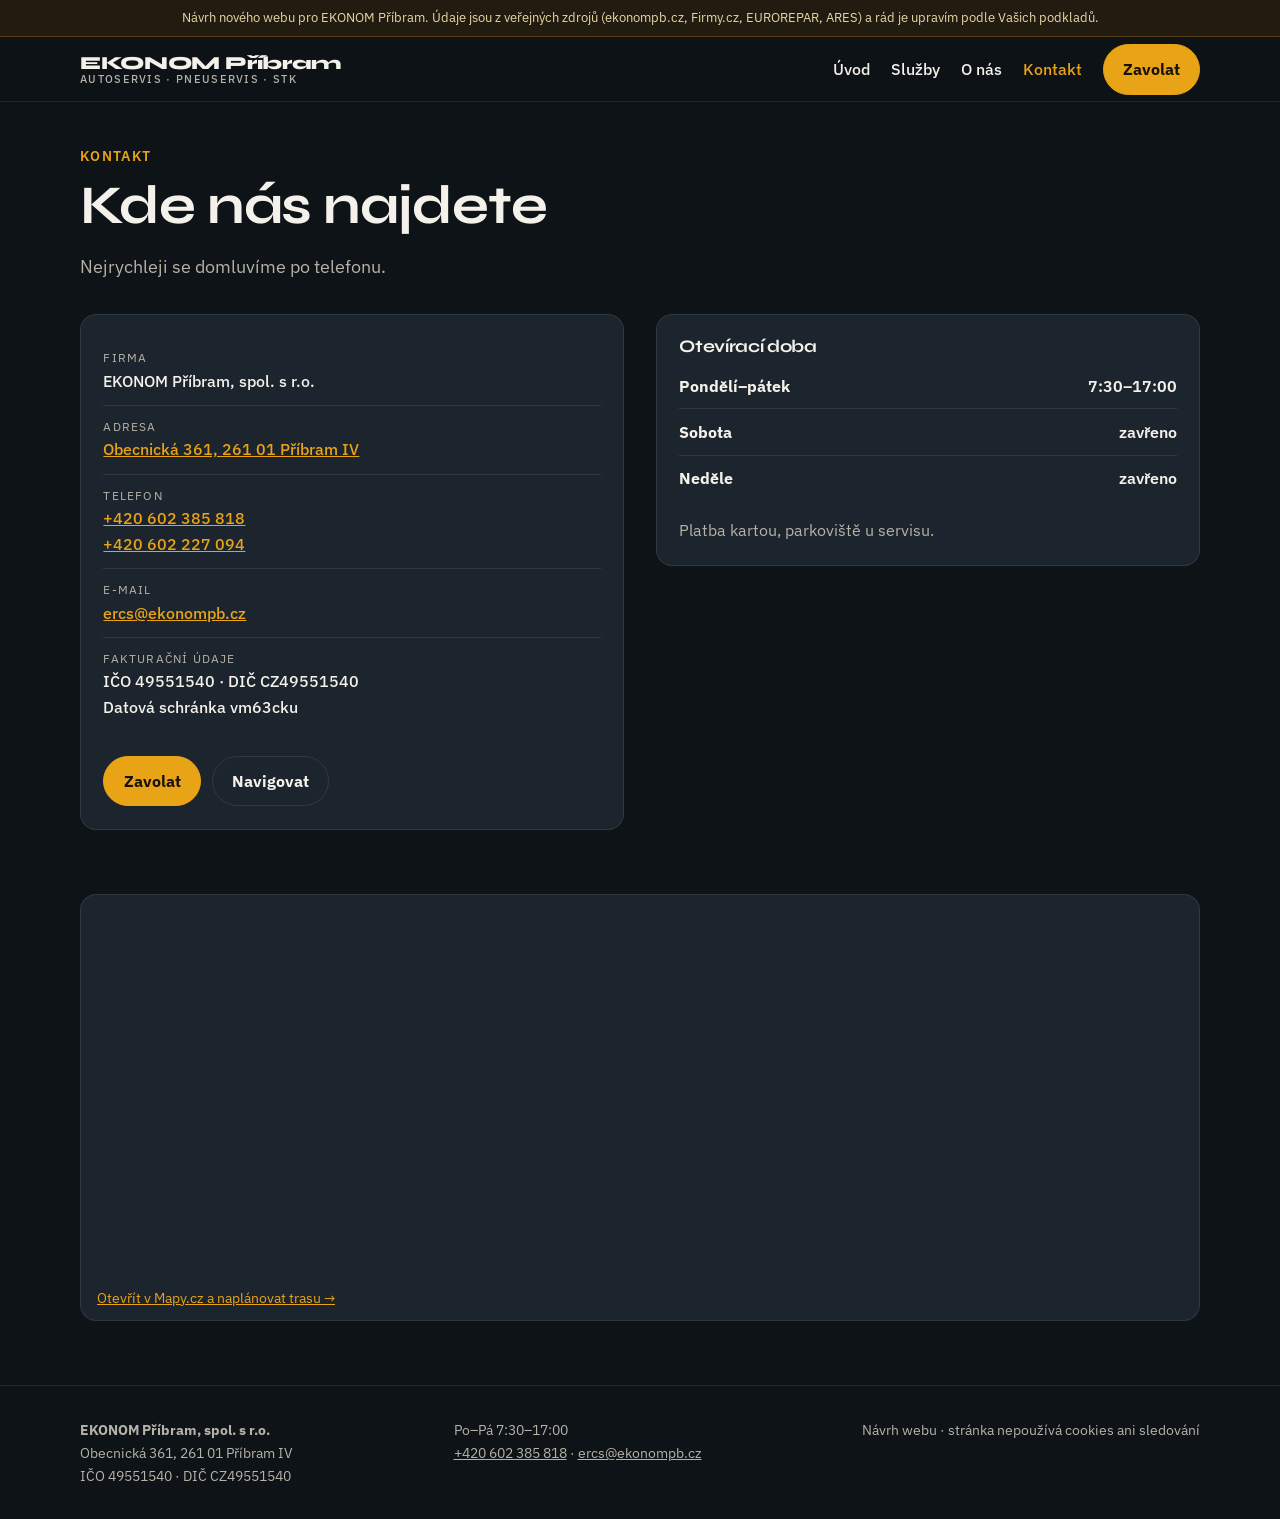
<file: ukazka-ekonom/kontakt.html>
<!DOCTYPE html>
<html lang="cs">
<head>
<meta charset="utf-8">
<meta name="viewport" content="width=device-width, initial-scale=1">
<meta name="robots" content="noindex, nofollow">
<meta name="theme-color" content="#0e1318">
<title>Kontakt — EKONOM Příbram</title>
<meta name="description" content="Kontakt na autoservis EKONOM Příbram: Obecnická 361, Příbram IV, tel. +420 602 385 818, ercs@ekonompb.cz, Po–Pá 7:30–17:00.">
<link rel="icon" href="data:image/svg+xml,%3Csvg xmlns='http://www.w3.org/2000/svg' viewBox='0 0 32 32'%3E%3Crect width='32' height='32' rx='6' fill='%23101418'/%3E%3Cpath d='M8 20h16l-2-7H10l-2 7zm6-11h4v3h-4z' fill='%23e8a317'/%3E%3C/svg%3E">
<link rel="preconnect" href="https://fonts.googleapis.com">
<link rel="preconnect" href="https://fonts.gstatic.com" crossorigin>
<link href="https://fonts.googleapis.com/css2?family=IBM+Plex+Sans:wght@400;500;600;700&family=Syne:wght@700;800&display=swap" rel="stylesheet">
<link rel="stylesheet" href="style.css">
</head>
<body>
<p class="note">Návrh nového webu pro EKONOM Příbram. Údaje jsou z veřejných zdrojů (ekonompb.cz, Firmy.cz, EUROREPAR, ARES) a rád je upravím podle Vašich podkladů.</p>
<header>
<div class="wrap head">
<a class="logo" href="index.html">EKONOM Příbram<span>Autoservis · Pneuservis · STK</span></a>
<input type="checkbox" id="nt" aria-label="Menu">
<label class="burger" for="nt" aria-label="Otevřít menu"><i></i></label>
<nav aria-label="Hlavní menu"><ul><li><a href="index.html">Úvod</a></li><li><a href="sluzby.html">Služby</a></li><li><a href="o-nas.html">O nás</a></li><li><a href="kontakt.html" aria-current="page">Kontakt</a></li><li><a class="btn" href="tel:+420602385818">Zavolat</a></li></ul></nav>
</div>
</header>
<main>

<section class="pagehead"><div class="wrap"><p class="kicker">Kontakt</p><h1>Kde nás najdete</h1><p class="lead">Nejrychleji se domluvíme po telefonu.</p></div></section>
<section style="padding-top:24px"><div class="wrap split">
<div class="panel"><dl>
<div><dt>Firma</dt><dd>EKONOM Příbram, spol. s r.o.</dd></div>
<div><dt>Adresa</dt><dd><a href="https://mapy.cz/zakladni?q=Obecnick%C3%A1%20361%2C%20261%2001%20P%C5%99%C3%ADbram" target="_blank" rel="noopener">Obecnická 361, 261 01 Příbram IV</a></dd></div>
<div><dt>Telefon</dt><dd><a href="tel:+420602385818">+420 602 385 818</a><br><a href="tel:+420602227094">+420 602 227 094</a></dd></div>
<div><dt>E-mail</dt><dd><a href="mailto:ercs@ekonompb.cz">ercs@ekonompb.cz</a></dd></div>
<div><dt>Fakturační údaje</dt><dd>IČO 49551540 · DIČ CZ49551540<br>Datová schránka vm63cku</dd></div>
</dl>
<div class="cta"><a class="btn" href="tel:+420602385818">Zavolat</a><a class="btn btn-ghost" href="https://mapy.cz/zakladni?q=Obecnick%C3%A1%20361%2C%20261%2001%20P%C5%99%C3%ADbram" target="_blank" rel="noopener">Navigovat</a></div></div>
<div class="panel"><h3>Otevírací doba</h3><table><tbody><tr><th>Pondělí–pátek</th><td>7:30–17:00</td></tr><tr><th>Sobota</th><td>zavřeno</td></tr><tr><th>Neděle</th><td>zavřeno</td></tr></tbody></table><p class="intro" style="margin:1rem 0 0">Platba kartou, parkoviště u servisu.</p></div>
</div></section>
<section style="padding-top:0"><div class="wrap"><div class="map">
<iframe title="Mapa: Obecnická 361, Příbram" loading="lazy" src="https://www.openstreetmap.org/export/embed.html?bbox=13.9950%2C49.6890%2C14.0110%2C49.6965&amp;layer=mapnik&amp;marker=49.692692%2C14.003069"></iframe>
<a href="https://mapy.cz/zakladni?q=Obecnick%C3%A1%20361%2C%20261%2001%20P%C5%99%C3%ADbram" target="_blank" rel="noopener">Otevřít v Mapy.cz a naplánovat trasu →</a>
</div></div></section>
</main>
<footer>
<div class="wrap foot">
<p><strong>EKONOM Příbram, spol. s r.o.</strong><br>Obecnická 361, 261 01 Příbram IV<br>IČO 49551540 · DIČ CZ49551540</p>
<p>Po–Pá 7:30–17:00<br><a href="tel:+420602385818">+420 602 385 818</a> · <a href="mailto:ercs@ekonompb.cz">ercs@ekonompb.cz</a></p>
<p>Návrh webu · stránka nepoužívá cookies ani sledování</p>
</div>
</footer>
<div class="callbar"><a class="btn" href="tel:+420602385818">Zavolat</a><a class="btn btn-ghost" href="https://mapy.cz/zakladni?q=Obecnick%C3%A1%20361%2C%20261%2001%20P%C5%99%C3%ADbram" target="_blank" rel="noopener">Navigovat</a></div>
</body>
</html>
</file>
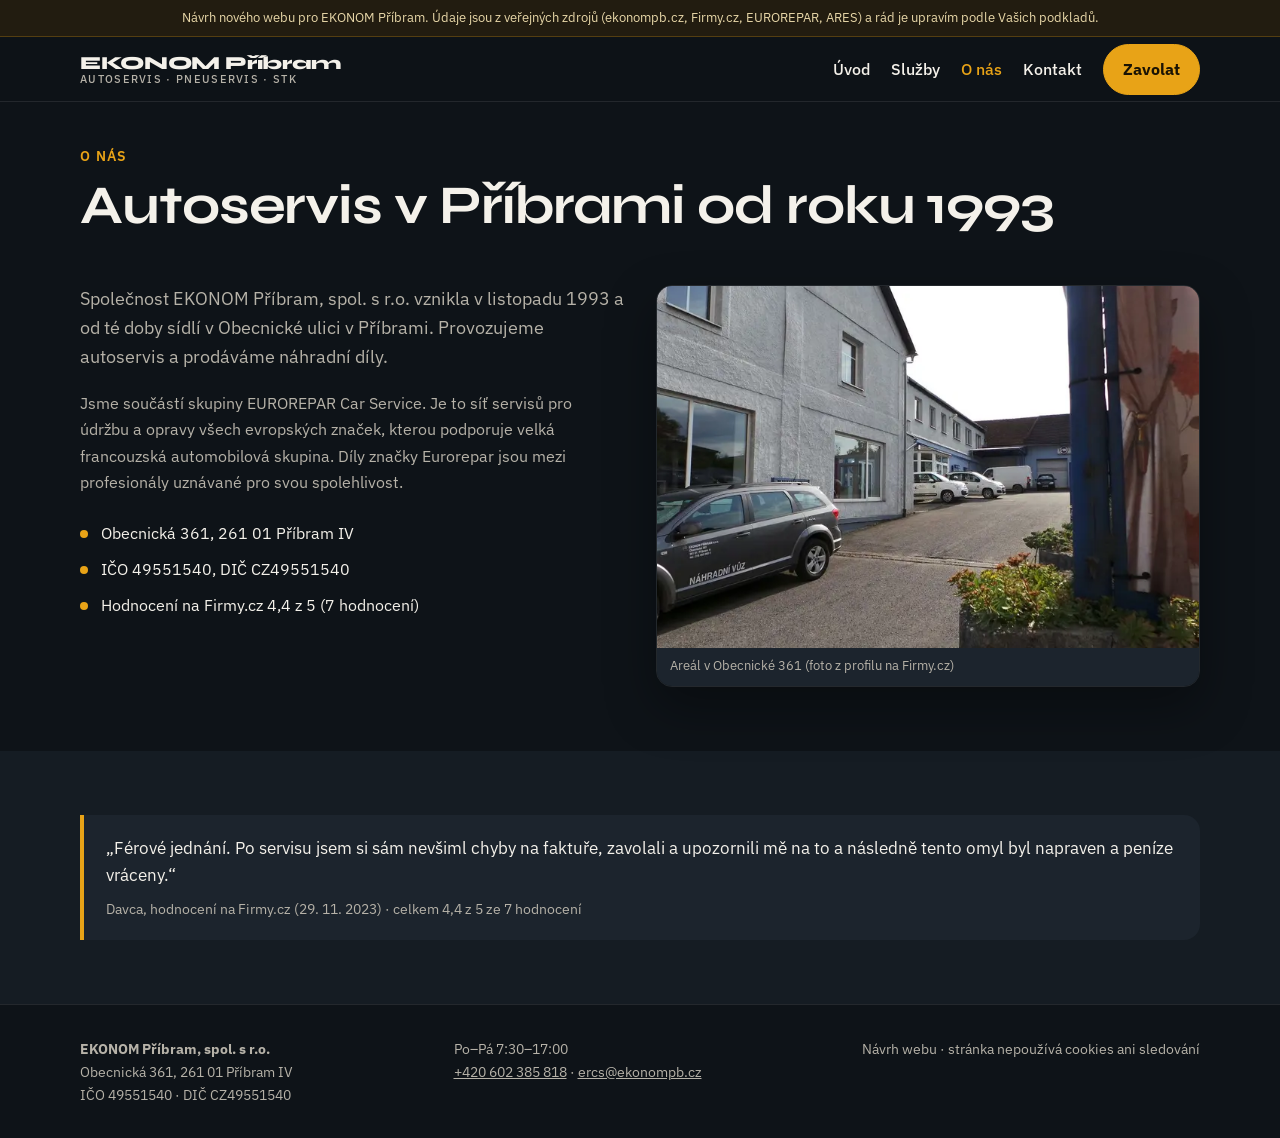
<file: ukazka-ekonom/o-nas.html>
<!DOCTYPE html>
<html lang="cs">
<head>
<meta charset="utf-8">
<meta name="viewport" content="width=device-width, initial-scale=1">
<meta name="robots" content="noindex, nofollow">
<meta name="theme-color" content="#0e1318">
<title>O nás — EKONOM Příbram</title>
<meta name="description" content="EKONOM Příbram, spol. s r.o. — autoservis v Příbrami od roku 1993, člen sítě EUROREPAR Car Service.">
<link rel="icon" href="data:image/svg+xml,%3Csvg xmlns='http://www.w3.org/2000/svg' viewBox='0 0 32 32'%3E%3Crect width='32' height='32' rx='6' fill='%23101418'/%3E%3Cpath d='M8 20h16l-2-7H10l-2 7zm6-11h4v3h-4z' fill='%23e8a317'/%3E%3C/svg%3E">
<link rel="preconnect" href="https://fonts.googleapis.com">
<link rel="preconnect" href="https://fonts.gstatic.com" crossorigin>
<link href="https://fonts.googleapis.com/css2?family=IBM+Plex+Sans:wght@400;500;600;700&family=Syne:wght@700;800&display=swap" rel="stylesheet">
<link rel="stylesheet" href="style.css">
</head>
<body>
<p class="note">Návrh nového webu pro EKONOM Příbram. Údaje jsou z veřejných zdrojů (ekonompb.cz, Firmy.cz, EUROREPAR, ARES) a rád je upravím podle Vašich podkladů.</p>
<header>
<div class="wrap head">
<a class="logo" href="index.html">EKONOM Příbram<span>Autoservis · Pneuservis · STK</span></a>
<input type="checkbox" id="nt" aria-label="Menu">
<label class="burger" for="nt" aria-label="Otevřít menu"><i></i></label>
<nav aria-label="Hlavní menu"><ul><li><a href="index.html">Úvod</a></li><li><a href="sluzby.html">Služby</a></li><li><a href="o-nas.html" aria-current="page">O nás</a></li><li><a href="kontakt.html">Kontakt</a></li><li><a class="btn" href="tel:+420602385818">Zavolat</a></li></ul></nav>
</div>
</header>
<main>

<section class="pagehead"><div class="wrap"><p class="kicker">O nás</p><h1>Autoservis v Příbrami od roku 1993</h1></div></section>
<section style="padding-top:24px"><div class="wrap split">
<div>
<p class="lead" style="margin-bottom:1.2rem">Společnost EKONOM Příbram, spol. s r.o. vznikla v listopadu 1993 a od té doby sídlí v Obecnické ulici v Příbrami. Provozujeme autoservis a prodáváme náhradní díly.</p>
<p class="intro">Jsme součástí skupiny EUROREPAR Car Service. Je to síť servisů pro údržbu a opravy všech evropských značek, kterou podporuje velká francouzská automobilová skupina. Díly značky Eurorepar jsou mezi profesionály uznávané pro svou spolehlivost.</p>
<ul class="facts"><li>Obecnická 361, 261 01 Příbram IV</li><li>IČO 49551540, DIČ CZ49551540</li><li>Hodnocení na Firmy.cz 4,4 z 5 (7 hodnocení)</li></ul>
</div>
<figure class="photo"><picture><source type="image/webp" srcset="img/provozovna-720.webp 720w, img/provozovna-1200.webp 1200w" sizes="(max-width:860px) 100vw, 480px"><img src="img/provozovna-720.jpg" width="720" height="480" alt="Areál autoservisu EKONOM Příbram v Obecnické ulici" loading="lazy"></picture><figcaption>Areál v Obecnické 361 (foto z profilu na Firmy.cz)</figcaption></figure>
</div></section>
<section class="alt"><div class="wrap"><blockquote>„Férové jednání. Po servisu jsem si sám nevšiml chyby na faktuře, zavolali a upozornili mě na to a následně tento omyl byl napraven a peníze vráceny.“<cite>Davca, hodnocení na Firmy.cz (29. 11. 2023) · celkem 4,4 z 5 ze 7 hodnocení</cite></blockquote></div></section>
</main>
<footer>
<div class="wrap foot">
<p><strong>EKONOM Příbram, spol. s r.o.</strong><br>Obecnická 361, 261 01 Příbram IV<br>IČO 49551540 · DIČ CZ49551540</p>
<p>Po–Pá 7:30–17:00<br><a href="tel:+420602385818">+420 602 385 818</a> · <a href="mailto:ercs@ekonompb.cz">ercs@ekonompb.cz</a></p>
<p>Návrh webu · stránka nepoužívá cookies ani sledování</p>
</div>
</footer>
<div class="callbar"><a class="btn" href="tel:+420602385818">Zavolat</a><a class="btn btn-ghost" href="https://mapy.cz/zakladni?q=Obecnick%C3%A1%20361%2C%20261%2001%20P%C5%99%C3%ADbram" target="_blank" rel="noopener">Navigovat</a></div>
</body>
</html>
</file>
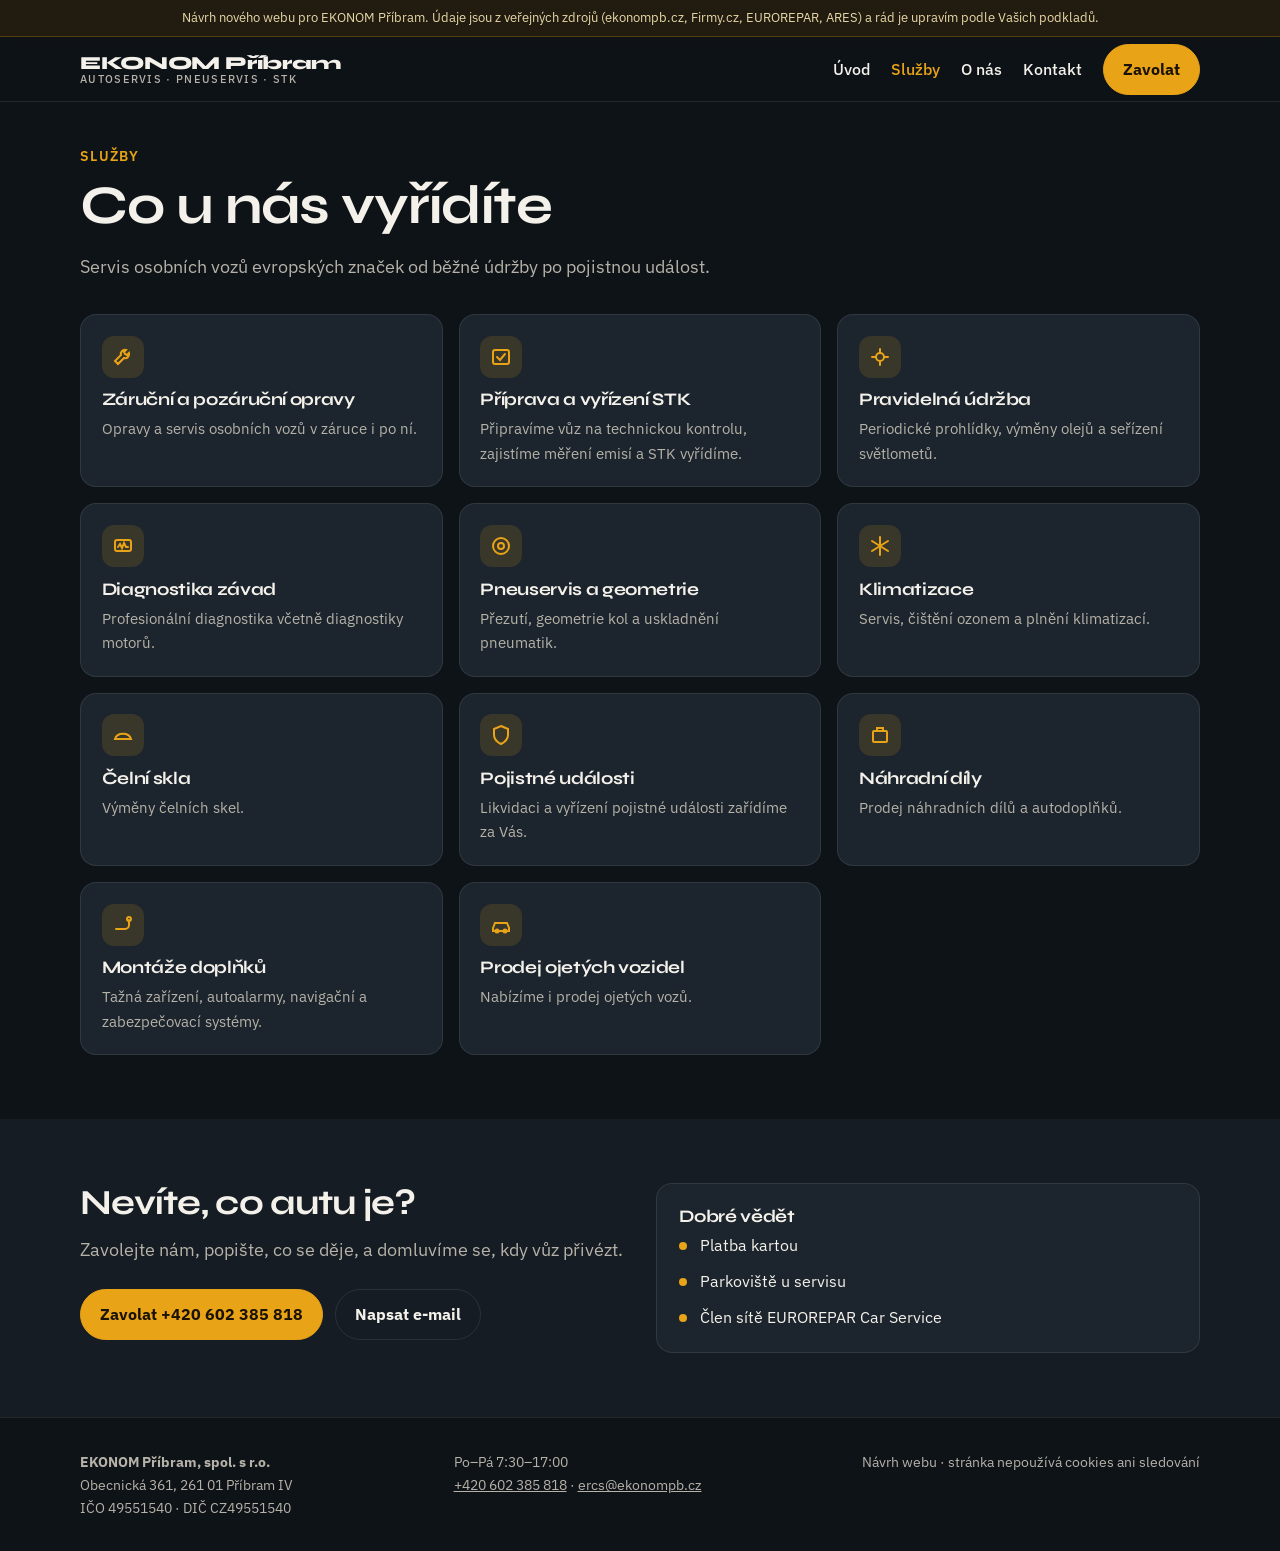
<file: ukazka-ekonom/sluzby.html>
<!DOCTYPE html>
<html lang="cs">
<head>
<meta charset="utf-8">
<meta name="viewport" content="width=device-width, initial-scale=1">
<meta name="robots" content="noindex, nofollow">
<meta name="theme-color" content="#0e1318">
<title>Služby — EKONOM Příbram</title>
<meta name="description" content="Služby autoservisu EKONOM Příbram: opravy, STK a emise, údržba, diagnostika, pneuservis, klimatizace, skla, pojistné události, díly a montáže.">
<link rel="icon" href="data:image/svg+xml,%3Csvg xmlns='http://www.w3.org/2000/svg' viewBox='0 0 32 32'%3E%3Crect width='32' height='32' rx='6' fill='%23101418'/%3E%3Cpath d='M8 20h16l-2-7H10l-2 7zm6-11h4v3h-4z' fill='%23e8a317'/%3E%3C/svg%3E">
<link rel="preconnect" href="https://fonts.googleapis.com">
<link rel="preconnect" href="https://fonts.gstatic.com" crossorigin>
<link href="https://fonts.googleapis.com/css2?family=IBM+Plex+Sans:wght@400;500;600;700&family=Syne:wght@700;800&display=swap" rel="stylesheet">
<link rel="stylesheet" href="style.css">
</head>
<body>
<p class="note">Návrh nového webu pro EKONOM Příbram. Údaje jsou z veřejných zdrojů (ekonompb.cz, Firmy.cz, EUROREPAR, ARES) a rád je upravím podle Vašich podkladů.</p>
<header>
<div class="wrap head">
<a class="logo" href="index.html">EKONOM Příbram<span>Autoservis · Pneuservis · STK</span></a>
<input type="checkbox" id="nt" aria-label="Menu">
<label class="burger" for="nt" aria-label="Otevřít menu"><i></i></label>
<nav aria-label="Hlavní menu"><ul><li><a href="index.html">Úvod</a></li><li><a href="sluzby.html" aria-current="page">Služby</a></li><li><a href="o-nas.html">O nás</a></li><li><a href="kontakt.html">Kontakt</a></li><li><a class="btn" href="tel:+420602385818">Zavolat</a></li></ul></nav>
</div>
</header>
<main>

<section class="pagehead"><div class="wrap"><p class="kicker">Služby</p><h1>Co u nás vyřídíte</h1><p class="lead">Servis osobních vozů evropských značek od běžné údržby po pojistnou událost.</p></div></section>
<section style="padding-top:24px"><div class="wrap"><div class="cards"><article class="card"><div class="ic" aria-hidden="true"><svg width="22" height="22" viewBox="0 0 22 22" fill="none" stroke="currentColor" stroke-width="2" stroke-linecap="round"><path d="M14 4a4 4 0 0 0-5 5l-6 6 3 3 6-6a4 4 0 0 0 5-5l-2 2-2-1-1-2z"/></svg></div><h3>Záruční a pozáruční opravy</h3><p>Opravy a servis osobních vozů v záruce i po ní.</p></article><article class="card"><div class="ic" aria-hidden="true"><svg width="22" height="22" viewBox="0 0 22 22" fill="none" stroke="currentColor" stroke-width="2" stroke-linecap="round"><rect x="3" y="4" width="16" height="14" rx="2"/><path d="M7 11l3 3 5-6"/></svg></div><h3>Příprava a vyřízení STK</h3><p>Připravíme vůz na technickou kontrolu, zajistíme měření emisí a STK vyřídíme.</p></article><article class="card"><div class="ic" aria-hidden="true"><svg width="22" height="22" viewBox="0 0 22 22" fill="none" stroke="currentColor" stroke-width="2" stroke-linecap="round"><path d="M11 3v4M11 15v4M3 11h4M15 11h4"/><circle cx="11" cy="11" r="4"/></svg></div><h3>Pravidelná údržba</h3><p>Periodické prohlídky, výměny olejů a seřízení světlometů.</p></article><article class="card"><div class="ic" aria-hidden="true"><svg width="22" height="22" viewBox="0 0 22 22" fill="none" stroke="currentColor" stroke-width="2" stroke-linecap="round"><rect x="3" y="5" width="16" height="11" rx="2"/><path d="M6 12l2-3 2 4 2-5 2 4h2"/></svg></div><h3>Diagnostika závad</h3><p>Profesionální diagnostika včetně diagnostiky motorů.</p></article><article class="card"><div class="ic" aria-hidden="true"><svg width="22" height="22" viewBox="0 0 22 22" fill="none" stroke="currentColor" stroke-width="2" stroke-linecap="round"><circle cx="11" cy="11" r="8"/><circle cx="11" cy="11" r="3"/></svg></div><h3>Pneuservis a geometrie</h3><p>Přezutí, geometrie kol a uskladnění pneumatik.</p></article><article class="card"><div class="ic" aria-hidden="true"><svg width="22" height="22" viewBox="0 0 22 22" fill="none" stroke="currentColor" stroke-width="2" stroke-linecap="round"><path d="M11 2v18M3 6l16 10M19 6L3 16"/></svg></div><h3>Klimatizace</h3><p>Servis, čištění ozonem a plnění klimatizací.</p></article><article class="card"><div class="ic" aria-hidden="true"><svg width="22" height="22" viewBox="0 0 22 22" fill="none" stroke="currentColor" stroke-width="2" stroke-linecap="round"><path d="M3 15c2-7 14-7 16 0z"/></svg></div><h3>Čelní skla</h3><p>Výměny čelních skel.</p></article><article class="card"><div class="ic" aria-hidden="true"><svg width="22" height="22" viewBox="0 0 22 22" fill="none" stroke="currentColor" stroke-width="2" stroke-linecap="round"><path d="M11 2l7 3v6c0 4-3 7-7 9-4-2-7-5-7-9V5z"/></svg></div><h3>Pojistné události</h3><p>Likvidaci a vyřízení pojistné události zařídíme za Vás.</p></article><article class="card"><div class="ic" aria-hidden="true"><svg width="22" height="22" viewBox="0 0 22 22" fill="none" stroke="currentColor" stroke-width="2" stroke-linecap="round"><rect x="4" y="7" width="14" height="11" rx="1"/><path d="M8 7V4h6v3"/></svg></div><h3>Náhradní díly</h3><p>Prodej náhradních dílů a autodoplňků.</p></article><article class="card"><div class="ic" aria-hidden="true"><svg width="22" height="22" viewBox="0 0 22 22" fill="none" stroke="currentColor" stroke-width="2" stroke-linecap="round"><path d="M4 15h9a4 4 0 0 0 4-4V6"/><circle cx="17" cy="5" r="2"/></svg></div><h3>Montáže doplňků</h3><p>Tažná zařízení, autoalarmy, navigační a zabezpečovací systémy.</p></article><article class="card"><div class="ic" aria-hidden="true"><svg width="22" height="22" viewBox="0 0 22 22" fill="none" stroke="currentColor" stroke-width="2" stroke-linecap="round"><path d="M3 14l2-5h12l2 5v3H3z"/><circle cx="7" cy="17" r="1.5"/><circle cx="15" cy="17" r="1.5"/></svg></div><h3>Prodej ojetých vozidel</h3><p>Nabízíme i prodej ojetých vozů.</p></article></div></div></section>
<section class="alt"><div class="wrap split">
<div><h2>Nevíte, co autu je?</h2><p class="lead">Zavolejte nám, popište, co se děje, a domluvíme se, kdy vůz přivézt.</p><div class="cta"><a class="btn" href="tel:+420602385818">Zavolat +420 602 385 818</a><a class="btn btn-ghost" href="mailto:ercs@ekonompb.cz">Napsat e-mail</a></div></div>
<div class="panel"><h3>Dobré vědět</h3><ul class="facts"><li>Platba kartou</li><li>Parkoviště u servisu</li><li>Člen sítě EUROREPAR Car Service</li></ul></div>
</div></section>
</main>
<footer>
<div class="wrap foot">
<p><strong>EKONOM Příbram, spol. s r.o.</strong><br>Obecnická 361, 261 01 Příbram IV<br>IČO 49551540 · DIČ CZ49551540</p>
<p>Po–Pá 7:30–17:00<br><a href="tel:+420602385818">+420 602 385 818</a> · <a href="mailto:ercs@ekonompb.cz">ercs@ekonompb.cz</a></p>
<p>Návrh webu · stránka nepoužívá cookies ani sledování</p>
</div>
</footer>
<div class="callbar"><a class="btn" href="tel:+420602385818">Zavolat</a><a class="btn btn-ghost" href="https://mapy.cz/zakladni?q=Obecnick%C3%A1%20361%2C%20261%2001%20P%C5%99%C3%ADbram" target="_blank" rel="noopener">Navigovat</a></div>
</body>
</html>
</file>
<file: css/style.css>
/* Autoservis Jan Sup – ukázka TEST-001. Mobile-first, bez frameworků. */
:root {
  --graphite-950: #101214;
  --graphite-900: #16181b;
  --graphite-800: #1f2226;
  --graphite-700: #2b2f34;
  --graphite-500: #5b626b;
  --steel-300: #b9c0c8;
  --paper: #f4f2ee;
  --paper-2: #e8e5df;
  --ink: #1b1d20;
  --accent: #ff9d1c;        /* signální oranžová – na tmavém pozadí */
  --accent-strong: #ffb547;
  --accent-ink: #9a4700;    /* oranžová pro text na světlém pozadí (AA) */
  --danger: #ffb4a8;
  --danger-light: #b3261e;
  --ok: #8be0a4;
  --radius: 14px;
  --radius-sm: 8px;
  --shadow: 0 10px 30px rgb(0 0 0 / .25);
  --container: 1180px;
  --space: clamp(3.5rem, 8vw, 6.5rem);
  --font: system-ui, -apple-system, "Segoe UI", Roboto, "Helvetica Neue", Arial, "Noto Sans", sans-serif;
  --header-h: 64px;
}

*, *::before, *::after { box-sizing: border-box; }
html { scroll-behavior: smooth; scroll-padding-top: calc(var(--header-h) + 12px); -webkit-text-size-adjust: 100%; }
body {
  margin: 0;
  font-family: var(--font);
  font-size: 1.0625rem;
  line-height: 1.6;
  color: #e9ecef;
  background: var(--graphite-900);
  overflow-x: hidden;
}
img, svg { max-width: 100%; display: block; }
a { color: var(--accent); text-underline-offset: .18em; }
a:hover { color: var(--accent-strong); }
h1, h2, h3 { line-height: 1.15; margin: 0 0 .6em; letter-spacing: -.01em; text-wrap: balance; }
h2 { font-size: clamp(1.75rem, 4vw, 2.6rem); }
h3 { font-size: 1.15rem; }
p { margin: 0 0 1em; }
ul { padding: 0; margin: 0; list-style: none; }
.nowrap { white-space: nowrap; }
.muted { color: var(--steel-300); }
.small { font-size: .9rem; }
.visually-hidden {
  position: absolute !important; width: 1px; height: 1px; padding: 0; margin: -1px;
  overflow: hidden; clip: rect(0 0 0 0); white-space: nowrap; border: 0;
}

:focus-visible { outline: 3px solid var(--accent); outline-offset: 3px; border-radius: 4px; }
.section-light :focus-visible { outline-color: var(--accent-ink); }

.skip-link {
  position: absolute; left: 1rem; top: -100px; z-index: 100;
  background: var(--accent); color: var(--graphite-950); padding: .75rem 1rem;
  border-radius: var(--radius-sm); font-weight: 700; text-decoration: none;
}
.skip-link:focus { top: 1rem; color: var(--graphite-950); }
main:focus { outline: none; }

.container { width: min(100% - 2.5rem, var(--container)); margin-inline: auto; }

.demo-bar {
  background: repeating-linear-gradient(135deg, #ffd23f 0 14px, #f5c400 14px 28px);
  color: #111; font-size: .82rem; font-weight: 600; text-align: center; padding: .4rem 1rem;
}

/* Header */
.site-header {
  position: sticky; top: 0; z-index: 50;
  background: rgb(16 18 20 / .92);
  backdrop-filter: blur(10px);
  border-bottom: 1px solid var(--graphite-700);
}
.header-inner { display: flex; align-items: center; gap: .75rem; min-height: var(--header-h); }
.logo { display: flex; align-items: center; gap: .6rem; color: #fff; text-decoration: none; margin-right: auto; min-height: 44px; }
.logo:hover { color: #fff; }
.logo-mark { width: 36px; height: 36px; flex: none; }
.logo-text { font-size: 1.05rem; line-height: 1.1; }
.logo-text strong { display: block; font-size: .72rem; letter-spacing: .14em; text-transform: uppercase; color: var(--accent); }

.nav-toggle {
  display: inline-flex; align-items: center; gap: .5rem;
  background: transparent; color: #fff; border: 1px solid var(--graphite-500);
  border-radius: var(--radius-sm); padding: .55rem .7rem; font: inherit; font-size: .95rem; cursor: pointer;
  min-height: 44px;
}
.nav-toggle-bars, .nav-toggle-bars::before, .nav-toggle-bars::after {
  display: block; width: 18px; height: 2px; background: currentColor; border-radius: 2px; position: relative;
  transition: transform .2s ease;
}
.nav-toggle-bars::before, .nav-toggle-bars::after { content: ""; position: absolute; left: 0; }
.nav-toggle-bars::before { top: -6px; }
.nav-toggle-bars::after { top: 6px; }
.nav-toggle[aria-expanded="true"] .nav-toggle-bars { background: transparent; }
.nav-toggle[aria-expanded="true"] .nav-toggle-bars::before { transform: translateY(6px) rotate(45deg); }
.nav-toggle[aria-expanded="true"] .nav-toggle-bars::after { transform: translateY(-6px) rotate(-45deg); }

.menu {
  position: absolute; left: 0; right: 0; top: 100%;
  background: var(--graphite-950); border-bottom: 1px solid var(--graphite-700);
  padding: .5rem 1.25rem 1rem; display: none;
}
.menu.is-open { display: block; }
.menu a {
  display: block; padding: .85rem .25rem; color: #fff; text-decoration: none; font-weight: 600;
  border-bottom: 1px solid var(--graphite-800);
}
.menu a:hover { color: var(--accent); }
.no-js .menu { display: block; position: static; padding: 0; }
.no-js .nav-toggle { display: none; }
.no-js .header-inner { flex-wrap: wrap; }
.no-js .main-nav { order: 3; width: 100%; }

/* Buttons */
.btn {
  display: inline-flex; align-items: center; justify-content: center; gap: .55rem;
  min-height: 48px; padding: .7rem 1.2rem; border-radius: 999px;
  font: inherit; font-weight: 700; text-decoration: none; cursor: pointer; border: 2px solid transparent;
  transition: background-color .15s ease, color .15s ease, transform .15s ease;
}
.btn .icon { width: 20px; height: 20px; flex: none; }
.btn-primary { background: var(--accent); color: var(--graphite-950); }
.btn-primary:hover { background: var(--accent-strong); color: var(--graphite-950); transform: translateY(-1px); }
.btn-outline { border-color: #fff; color: #fff; background: transparent; }
.btn-outline:hover { background: #fff; color: var(--graphite-950); }
.btn-lg { min-height: 56px; padding: .9rem 1.5rem; font-size: 1.05rem; }
.header-call { padding: .55rem 1rem; min-height: 44px; }

/* Hero */
.hero {
  position: relative; isolation: isolate; overflow: hidden;
  padding: clamp(3rem, 9vw, 7rem) 0 clamp(2.5rem, 6vw, 5rem);
  background:
    radial-gradient(60rem 30rem at 85% -10%, rgb(255 157 28 / .22), transparent 60%),
    linear-gradient(180deg, var(--graphite-950), var(--graphite-900));
}
.hero::before { /* jemná technická mřížka */
  content: ""; position: absolute; inset: 0; z-index: -1; opacity: .35;
  background-image:
    linear-gradient(rgb(255 255 255 / .05) 1px, transparent 1px),
    linear-gradient(90deg, rgb(255 255 255 / .05) 1px, transparent 1px);
  background-size: 40px 40px;
  mask-image: linear-gradient(180deg, #000, transparent 85%);
}
.hero::after { /* výstražný pruh */
  content: ""; position: absolute; left: 0; right: 0; bottom: 0; height: 8px;
  background: repeating-linear-gradient(135deg, var(--accent) 0 18px, var(--graphite-950) 18px 36px);
}
.eyebrow {
  display: inline-block; font-size: .8rem; font-weight: 700; letter-spacing: .14em; text-transform: uppercase;
  color: var(--accent); margin-bottom: .9rem;
}
.hero h1 { font-size: clamp(2.3rem, 8vw, 4.6rem); font-weight: 800; max-width: 14ch; color: #fff; }
.h1-kicker {
  display: block; max-width: none; font-size: .8rem; font-weight: 700; letter-spacing: .14em; text-transform: uppercase;
  color: var(--accent); margin-bottom: .9rem; line-height: 1.5;
}
.hero-lead { font-size: clamp(1.05rem, 2.2vw, 1.25rem); color: #d3d8de; max-width: 60ch; }
.hero-actions { display: flex; flex-direction: column; gap: .75rem; margin: 1.75rem 0 2.5rem; }
.hero-facts { display: grid; gap: .75rem; }
.hero-facts li {
  background: rgb(255 255 255 / .04); border: 1px solid var(--graphite-700); border-left: 4px solid var(--accent);
  border-radius: var(--radius-sm); padding: .8rem 1rem;
}
.hero-facts strong { display: block; color: #fff; font-size: 1.05rem; }
.hero-facts span { color: var(--steel-300); font-size: .92rem; }

.hero-inner { position: relative; }
.hero-art { display: none; }
@media (min-width: 1100px) {
  .hero-art { display: block; position: absolute; right: -1rem; top: 50%; width: 400px; transform: translateY(-58%); z-index: -1; }
}

/* Sections */
.section { padding: var(--space) 0; }
.section-head { max-width: 62ch; margin-bottom: 2.25rem; }
.section-head p:last-child { color: var(--steel-300); }
.section-light { background: var(--paper); color: var(--ink); }
.section-light .eyebrow { color: var(--accent-ink); }
.section-light .section-head p:last-child, .section-light .muted { color: #4a4f56; }
.section-light a { color: var(--accent-ink); }
.section-dark { background: var(--graphite-950); }

/* Cards */
.cards { display: grid; gap: 1rem; grid-template-columns: repeat(auto-fill, minmax(min(100%, 250px), 1fr)); }
.card {
  background: var(--graphite-800); border: 1px solid var(--graphite-700); border-radius: var(--radius);
  padding: 1.4rem 1.3rem 1.2rem; transition: border-color .2s ease, transform .2s ease;
}
.card:hover { border-color: var(--accent); transform: translateY(-2px); }
.card p { color: var(--steel-300); margin: 0; font-size: .98rem; }
.card-icon {
  width: 44px; height: 44px; padding: 9px; margin-bottom: 1rem; border-radius: 10px;
  background: rgb(255 157 28 / .12); stroke: var(--accent); fill: none; stroke-width: 1.8;
  stroke-linecap: round; stroke-linejoin: round;
}
.card-cta { display: flex; flex-direction: column; align-items: flex-start; gap: .75rem; border-style: dashed; border-color: var(--graphite-500); background: transparent; }
.card-cta .btn { margin-top: auto; }
@media (min-width: 1100px) { .card-cta { grid-column: 1 / -1; flex-direction: row; align-items: center; gap: 1.5rem; } .card-cta h3, .card-cta p { margin: 0; } .card-cta .btn { margin: 0 0 0 auto; } }
.card-accent { background: linear-gradient(160deg, #3a2a12, var(--graphite-800) 70%); border-color: var(--accent); }

.sub-block {
  margin-top: 2.5rem; padding: 1.5rem; border-radius: var(--radius);
  border: 1px dashed var(--graphite-500); background: var(--graphite-950);
}
.ticklist { display: grid; gap: .45rem 2rem; }
.ticklist li { position: relative; padding-left: 1.4rem; color: #d3d8de; }
.ticklist li::before { content: ""; position: absolute; left: 0; top: .6em; width: .55rem; height: .55rem; background: var(--accent); transform: rotate(45deg); }
@media (min-width: 700px) { .ticklist { grid-template-columns: 1fr 1fr; } }

/* Diagnostics band */
.band { background: var(--accent); color: var(--graphite-950); padding: clamp(2rem, 5vw, 3rem) 0; }
.band .eyebrow { color: var(--graphite-950); opacity: .85; }
.band h2 { margin: 0 0 1.25rem; font-size: clamp(1.5rem, 3.5vw, 2rem); }
.band-inner { display: grid; gap: 1rem; align-items: center; }
.brands { display: flex; flex-wrap: wrap; gap: .5rem; align-items: center; }
.brands .brands-more { background: transparent; color: var(--graphite-950); border: 2px dashed var(--graphite-950); text-transform: none; letter-spacing: 0; }
.brands li {
  background: var(--graphite-950); color: #fff; padding: .45rem .95rem; border-radius: var(--radius-sm);
  font-weight: 800; letter-spacing: .04em; text-transform: uppercase; font-size: .95rem;
}

/* About */
.about { display: grid; gap: 2rem; align-items: center; }
.about-year {
  aspect-ratio: 4 / 3; border-radius: var(--radius); display: grid; place-items: center;
  background:
    repeating-linear-gradient(135deg, rgb(255 157 28 / .9) 0 10px, transparent 10px 20px) bottom / 100% 14px no-repeat,
    var(--graphite-900);
  color: #fff;
}
.about-year span { font-size: clamp(4rem, 14vw, 7rem); font-weight: 900; letter-spacing: -.04em; }
.about-year span::before { content: "od "; font-size: .25em; font-weight: 700; color: var(--accent); vertical-align: super; letter-spacing: .1em; text-transform: uppercase; }
.todo-box {
  border: 2px dashed var(--accent-ink); background: #fff7ea; border-radius: var(--radius-sm);
  padding: 1rem 1.2rem; margin-bottom: 1.25rem;
}
.todo-box p:last-child { margin: 0; }
.todo-label { font-weight: 800; color: var(--accent-ink); margin-bottom: .4rem; }
.section-light .section-head .todo-label { color: var(--accent-ink); }
.todo-inline {
  display: inline-block; font-size: .72rem; font-weight: 700; text-transform: uppercase; letter-spacing: .06em;
  background: #ffe2b3; color: #5c2a00; border-radius: 4px; padding: .05rem .4rem; vertical-align: middle;
}
.ticks li { padding-left: 1.8rem; position: relative; margin-bottom: .5rem; font-weight: 600; }
.ticks li::before {
  content: ""; position: absolute; left: 0; top: .35em; width: 1.1rem; height: 1.1rem; border-radius: 50%;
  background: var(--accent-ink) url("data:image/svg+xml,%3Csvg xmlns='http://www.w3.org/2000/svg' viewBox='0 0 24 24'%3E%3Cpath d='m6 12 4 4 8-8' fill='none' stroke='%23fff' stroke-width='3'/%3E%3C/svg%3E") center / 75% no-repeat;
}

/* Gallery placeholders */
.gallery { display: grid; gap: 1rem; grid-template-columns: repeat(auto-fill, minmax(min(100%, 260px), 1fr)); }
.ph {
  width: 100%; aspect-ratio: 4 / 3; border: 2px dashed var(--graphite-500); border-radius: var(--radius);
  background:
    linear-gradient(135deg, rgb(255 255 255 / .03) 25%, transparent 25% 50%, rgb(255 255 255 / .03) 50% 75%, transparent 75%) 0 0 / 28px 28px,
    var(--graphite-800);
  color: #fff; font: inherit; cursor: zoom-in; display: grid; place-content: center; gap: .3rem; text-align: center;
  transition: border-color .2s ease;
  position: relative;
}
.ph::before {
  content: ""; width: 48px; height: 48px; margin: 0 auto .5rem; opacity: .9;
  background: url("data:image/svg+xml,%3Csvg xmlns='http://www.w3.org/2000/svg' viewBox='0 0 24 24' fill='none' stroke='%23ff9d1c' stroke-width='1.6' stroke-linecap='round' stroke-linejoin='round'%3E%3Cpath d='M4 8h3l2-3h6l2 3h3v11H4z'/%3E%3Ccircle cx='12' cy='13' r='3.5'/%3E%3C/svg%3E") center / contain no-repeat;
}
.ph:hover { border-color: var(--accent); }
.ph-label { font-weight: 700; }
.ph-sub { color: var(--steel-300); font-size: .9rem; }

/* Price table */
.table-wrap { border-radius: var(--radius); border: 1px solid var(--paper-2); background: #fff; overflow: hidden; }
.price-table { width: 100%; border-collapse: collapse; }
.price-table th, .price-table td { padding: .9rem 1rem; text-align: left; border-bottom: 1px solid var(--paper-2); }
.price-table thead th { background: var(--graphite-900); color: #fff; font-size: .85rem; text-transform: uppercase; letter-spacing: .08em; }
.price-table tbody th { font-weight: 600; }
.price-table td { text-align: right; font-variant-numeric: tabular-nums; }
.price-table td .todo-inline { margin-top: .2rem; }
.price-table thead th:last-child { text-align: right; }
.price-table tbody tr:last-child > * { border-bottom: 0; }
.note { margin-top: 1rem; font-size: .92rem; color: #4a4f56; }

/* Form */
.form-layout { display: grid; gap: 2.5rem; }
.big-phone { font-size: clamp(2rem, 6vw, 2.8rem); font-weight: 800; margin: 1.5rem 0 .3rem; }
.big-phone a { color: #fff; text-decoration: none; }
.big-phone a:hover { color: var(--accent); }
.form {
  background: var(--graphite-800); border: 1px solid var(--graphite-700); border-radius: var(--radius);
  padding: clamp(1.25rem, 4vw, 2rem);
}
.field { margin-bottom: .6rem; }
.field-row { display: grid; gap: 0 1rem; }
label { display: block; font-weight: 600; margin-bottom: .35rem; }
.req { color: var(--accent); }
.opt { color: var(--steel-300); font-weight: 400; }
input, select, textarea {
  width: 100%; font: inherit; color: #fff; background: var(--graphite-950);
  border: 1.5px solid var(--graphite-500); border-radius: var(--radius-sm); padding: .75rem .85rem; min-height: 48px;
}
input::placeholder, textarea::placeholder { color: #8d949c; }
input:focus-visible, select:focus-visible, textarea:focus-visible { border-color: var(--accent); outline-offset: 1px; }
textarea { resize: vertical; }
[aria-invalid="true"] { border-color: var(--danger); }
.error { color: var(--danger); font-size: .85rem; line-height: 1.4; margin: .25rem 0 0; min-height: 1.4em; }
.field-check { display: grid; grid-template-columns: auto 1fr; gap: .6rem; align-items: start; }
.field-check input { width: 24px; height: 24px; min-height: 0; margin-top: .15rem; accent-color: var(--accent); cursor: pointer; }
.field-check label { font-weight: 400; margin: 0; cursor: pointer; padding: .1rem 0; }
.field-check .error { grid-column: 1 / -1; }
.form-status { margin: 1rem 0 0; font-weight: 700; }
.form-status.is-ok {
  color: var(--ok); background: rgb(139 224 164 / .08); border: 1px solid rgb(139 224 164 / .4);
  padding: .8rem 1rem; border-radius: var(--radius-sm);
}
.form-status.is-err { color: var(--danger); }
.form .btn { width: 100%; }

/* Contact */
.contact { display: grid; gap: 2.5rem; }
.contact > *, .form-layout > *, .about > * { min-width: 0; }
address { font-style: normal; font-size: 1.1rem; margin-bottom: 1.5rem; }
.contact-list li { display: flex; flex-wrap: wrap; justify-content: space-between; gap: .25rem 1rem; padding: .7rem 0; border-bottom: 1px solid var(--graphite-700); }
.contact-list span { color: var(--steel-300); }
.contact-list a { font-weight: 700; font-size: 1.1rem; word-break: break-word; display: inline-flex; align-items: center; min-height: 44px; }
.contact-list li { align-items: center; padding: .2rem 0; }
.contact h3 { margin-top: 2rem; }
.hours { width: 100%; border-collapse: collapse; }
.hours th, .hours td { text-align: left; padding: .6rem 0; border-bottom: 1px solid var(--graphite-700); vertical-align: top; }
.hours th { font-weight: 600; padding-right: 1rem; }
.hours td { text-align: right; }
.ids { margin-top: 1.5rem; color: var(--steel-300); }

.map p { margin-top: .6rem; }

/* Inline odkazy s dostatečnou dotykovou plochou */
.tap { display: inline-flex; align-items: center; min-height: 44px; padding: 0 .15rem; }
.source-note { font-size: .9rem; margin-top: -.25rem; }
.draft-label { display: inline-block; font-size: .8rem; font-weight: 700; color: #111; background: #ffd23f; border-radius: 4px; padding: .05rem .4rem; }

/* Mapa – načtení po souhlasu */
.map-consent {
  width: 100%; height: 360px; border-radius: var(--radius);
  border: 2px dashed var(--graphite-500); background:
    linear-gradient(rgb(255 255 255 / .04) 1px, transparent 1px) 0 0 / 32px 32px,
    linear-gradient(90deg, rgb(255 255 255 / .04) 1px, transparent 1px) 0 0 / 32px 32px,
    var(--graphite-800);
  display: flex; flex-direction: column; align-items: center; justify-content: center; text-align: center;
  padding: 1.5rem; gap: .5rem;
}
.map-consent p { max-width: 46ch; margin: 0; color: var(--steel-300); }
.map-consent .map-title { color: #fff; font-weight: 700; font-size: 1.1rem; }
.map-consent .btn { margin-top: .5rem; }
.map-pin { width: 44px; height: 44px; fill: none; stroke: var(--accent); stroke-width: 1.8; }
.map-consent.is-loaded { padding: 0; border: 0; display: block; }
.map-consent.is-loaded iframe { width: 100%; height: 100%; border: 0; border-radius: var(--radius); display: block; }

/* Seznam v kartě a dvouřádkové údaje v hero */
.card-list { margin: 0; padding: 0; }
.card-list li { position: relative; padding-left: 1rem; color: var(--steel-300); font-size: .96rem; }
.card-list li::before { content: ""; position: absolute; left: 0; top: .65em; width: .4rem; height: .4rem; background: var(--accent); transform: rotate(45deg); }
.card-note { margin-top: .5rem !important; }
@media (max-width: 599px) { .card-list, .card-note { grid-column: 2; } }
.fact-lines > span { display: block; }

/* Footer */
.site-footer { background: #0b0c0e; color: var(--steel-300); padding: 2rem 0; font-size: .92rem; border-top: 4px solid var(--accent); }
.footer-inner { display: grid; gap: .25rem; }
.footer-inner p { margin: 0; }

/* Lightbox */
.lightbox {
  border: 0; border-radius: var(--radius); padding: 1.25rem; width: min(92vw, 820px);
  background: var(--graphite-800); color: #fff; box-shadow: var(--shadow);
}
.lightbox::backdrop { background: rgb(0 0 0 / .75); }
.lightbox-ph {
  aspect-ratio: 16 / 10; border: 2px dashed var(--graphite-500); border-radius: var(--radius-sm);
  display: grid; place-items: center; background: var(--graphite-950); margin-bottom: 1rem;
}
.lightbox form { text-align: right; }

/* ≥ 600 px */
@media (min-width: 600px) {
  .hero-actions { flex-direction: row; flex-wrap: wrap; }
  .hero-facts { grid-template-columns: repeat(3, 1fr); }
  .field-row { grid-template-columns: 1fr 1fr; }
  .form .btn { width: auto; }
  .footer-inner { grid-template-columns: 1fr auto auto; gap: 1.5rem; align-items: center; }
}

/* ≥ 960 px – desktopová navigace */
@media (min-width: 960px) {
  :root { --header-h: 76px; }
  .nav-toggle { display: none; }
  .menu {
    display: flex !important; position: static; background: none; border: 0; padding: 0; gap: .25rem;
  }
  .menu a { border: 0; padding: .5rem .8rem; min-height: 44px; display: flex; align-items: center; border-radius: var(--radius-sm); font-weight: 600; }
  .menu a:hover { background: var(--graphite-800); color: #fff; }
  .header-call { padding: .7rem 1.3rem; font-size: 1.05rem; }
  .band-inner { grid-template-columns: auto 1fr; gap: 3rem; }
  .band h2 { margin: 0; }
  .brands { justify-content: flex-end; }
  .about { grid-template-columns: 5fr 7fr; gap: 4rem; }
  .form-layout { grid-template-columns: 5fr 7fr; gap: 4rem; align-items: start; }
  .contact { grid-template-columns: 5fr 7fr; gap: 4rem; }
  .map-consent { flex: 1; height: auto; min-height: 520px; }
  .map { display: flex; flex-direction: column; }
}

/* Malé telefony – zkrácení loga */
@media (max-width: 479px) {
  .header-inner { gap: .5rem; }
  .nav-toggle { padding: .55rem .75rem; }
  .nav-toggle-label { position: absolute; width: 1px; height: 1px; overflow: hidden; clip: rect(0 0 0 0); white-space: nowrap; }
  .header-call { padding: .55rem .9rem; }
}
@media (max-width: 350px) {
  .logo-text { font-size: .9rem; }
  .logo-mark { width: 30px; height: 30px; }
  .header-call span { position: absolute; width: 1px; height: 1px; overflow: hidden; clip: rect(0 0 0 0); }
}

@media (prefers-reduced-motion: reduce) {
  html { scroll-behavior: auto; }
  *, *::before, *::after { transition: none !important; animation: none !important; }
}

@media print {
  .site-header, .demo-bar, .map, .form, .skip-link { display: none !important; }
  body { background: #fff; color: #000; }
}

/* Kompaktní karty služeb na mobilu */
@media (max-width: 599px) {
  .cards { gap: .6rem; }
  .card { display: grid; grid-template-columns: 40px 1fr; column-gap: .9rem; padding: 1rem; }
  .card-icon { width: 40px; height: 40px; padding: 8px; margin: 0; grid-row: span 2; }
  .card h3 { margin: .15rem 0 .25rem; font-size: 1.05rem; }
  .card p { font-size: .94rem; }
  .card-cta { display: flex; }
}
@media (max-width: 599px) {
  .gallery { grid-template-columns: 1fr 1fr; gap: .6rem; }
  .ph { padding: .5rem; font-size: .88rem; }
  .ph::before { width: 34px; height: 34px; margin-bottom: .2rem; }
  .ph-sub { font-size: .8rem; }
  .about-year { aspect-ratio: 16 / 9; }
}

@media (max-width: 479px) {
  .price-table th, .price-table td { padding: .75rem .7rem; font-size: .95rem; }
  .price-table td .todo-inline { display: block; width: max-content; margin-left: auto; }
}
</file>
<file: levne-atrakce/css/fonts.css>
/* Self-hosted webfonts: Fraunces (nadpisy) a Outfit (text).
   Licence SIL OFL. Podmnožiny latin + latin-ext (česká diakritika).
   Soubory jsou variabilní – jeden soubor pokrývá více vah. */
@font-face {
  font-family: "Fraunces";
  font-style: normal;
  font-weight: 500 700;
  font-display: swap;
  src: url("../fonts/fraunces-latin-ext.woff2") format("woff2");
  unicode-range: U+0100-02BA, U+02BD-02C5, U+02C7-02CC, U+02CE-02D7, U+02DD-02FF, U+0304, U+0308, U+0329, U+1D00-1DBF, U+1E00-1E9F, U+1EF2-1EFF, U+2020, U+20A0-20AB, U+20AD-20C4, U+2113, U+2C60-2C7F, U+A720-A7FF;
}
@font-face {
  font-family: "Fraunces";
  font-style: normal;
  font-weight: 500 700;
  font-display: swap;
  src: url("../fonts/fraunces-latin.woff2") format("woff2");
  unicode-range: U+0000-00FF, U+0131, U+0152-0153, U+02BB-02BC, U+02C6, U+02DA, U+02DC, U+0304, U+0308, U+0329, U+2000-206F, U+20AC, U+2122, U+2191, U+2193, U+2212, U+2215, U+FEFF, U+FFFD;
}
@font-face {
  font-family: "Outfit";
  font-style: normal;
  font-weight: 400 700;
  font-display: swap;
  src: url("../fonts/outfit-latin-ext.woff2") format("woff2");
  unicode-range: U+0100-02BA, U+02BD-02C5, U+02C7-02CC, U+02CE-02D7, U+02DD-02FF, U+0304, U+0308, U+0329, U+1D00-1DBF, U+1E00-1E9F, U+1EF2-1EFF, U+2020, U+20A0-20AB, U+20AD-20C4, U+2113, U+2C60-2C7F, U+A720-A7FF;
}
@font-face {
  font-family: "Outfit";
  font-style: normal;
  font-weight: 400 700;
  font-display: swap;
  src: url("../fonts/outfit-latin.woff2") format("woff2");
  unicode-range: U+0000-00FF, U+0131, U+0152-0153, U+02BB-02BC, U+02C6, U+02DA, U+02DC, U+0304, U+0308, U+0329, U+2000-206F, U+20AC, U+2122, U+2191, U+2193, U+2212, U+2215, U+FEFF, U+FFFD;
}
</file>
<file: levne-atrakce/css/style.css>
/* Atrakce Pohoda – návrh webu. Mobile-first, prémiová typografie, bez frameworku. */
:root {
  --ink: #1b1028;
  --ink-2: #2a1840;
  --ink-soft: #3a2654;
  --cream: #faf3ea;
  --cream-2: #f3e6d4;
  --paper: #fffdf8;
  --coral: #e23a5b;
  --coral-dark: #c0183e;
  --gold: #e8a817;
  --gold-bright: #f0b429;
  --aqua: #0e8e97;
  --aqua-bright: #1aa7b0;
  --text: #1b1028;
  --muted: #53465c;
  --line: rgba(27, 16, 40, 0.14);
  --line-light: rgba(255, 253, 248, 0.16);
  --radius: 1.35rem;
  --radius-sm: 0.85rem;
  --header: 4.35rem;
  --demo: 2.55rem;
  --sans: "Outfit", "Segoe UI", Roboto, "Helvetica Neue", Arial, sans-serif;
  --display: "Fraunces", Georgia, "Times New Roman", serif;
  --shadow: 0 24px 48px -28px rgba(27, 16, 40, 0.5);
  --max: 72rem;
  --wide: 86rem;
  --focus: 0 0 0 3px var(--paper), 0 0 0 6px var(--coral-dark);
}

*,
*::before,
*::after { box-sizing: border-box; }

html {
  scroll-behavior: smooth;
  -webkit-text-size-adjust: 100%;
}

html.js .reveal {
  opacity: 0;
  transform: translateY(1.15rem);
  transition: opacity 0.7s cubic-bezier(0.22, 1, 0.36, 1), transform 0.7s cubic-bezier(0.22, 1, 0.36, 1);
}
html.js .reveal.is-in {
  opacity: 1;
  transform: none;
}

body {
  margin: 0;
  font-family: var(--sans);
  font-weight: 400;
  font-size: 1.0625rem;
  line-height: 1.65;
  color: var(--text);
  background: var(--cream);
  text-rendering: optimizeLegibility;
}

img, svg { max-width: 100%; height: auto; display: block; }
button, input, select, textarea { font: inherit; color: inherit; }
a { color: var(--coral-dark); text-decoration-thickness: 1px; text-underline-offset: 0.18em; }
a:hover { color: var(--ink); }

:focus-visible {
  outline: 3px solid var(--gold-bright);
  outline-offset: 3px;
}

.skip-link {
  position: absolute;
  left: 0.75rem;
  top: -100px;
  z-index: 1000;
  background: var(--ink);
  color: #fff;
  padding: 0.7rem 1rem;
  border-radius: 0 0 var(--radius-sm) var(--radius-sm);
}
.skip-link:focus { top: 0; color: #fff; }

.demo-bar {
  position: sticky;
  top: 0;
  z-index: 40;
  background: var(--gold-bright);
  color: var(--ink);
  text-align: center;
  font-size: 0.875rem;
  font-weight: 600;
  letter-spacing: 0.01em;
  padding: 0.55rem 1rem;
  min-height: var(--demo);
  line-height: 1.4;
}

.container {
  width: min(100% - 2rem, var(--max));
  margin-inline: auto;
}
.container-wide {
  width: min(100% - 2rem, var(--wide));
  margin-inline: auto;
}

/* Header */
.site-header {
  position: sticky;
  top: var(--demo);
  z-index: 30;
  background: rgba(250, 243, 234, 0.92);
  backdrop-filter: blur(14px);
  -webkit-backdrop-filter: blur(14px);
  border-bottom: 1px solid var(--line);
}
.header-inner {
  display: flex;
  align-items: center;
  justify-content: space-between;
  gap: 1rem;
  min-height: var(--header);
}
.logo {
  display: flex;
  align-items: center;
  gap: 0.7rem;
  text-decoration: none;
  color: var(--ink);
  min-height: 44px;
}
.logo-mark { width: 2.5rem; height: 2.5rem; flex: none; }
.logo-text { display: flex; flex-direction: column; line-height: 1.15; }
.logo-text strong {
  font-family: var(--display);
  font-weight: 650;
  font-size: 1.05rem;
  font-variation-settings: "opsz" 36, "SOFT" 40, "WONK" 1;
}
.logo-text span { font-size: 0.72rem; letter-spacing: 0.08em; text-transform: uppercase; color: var(--muted); font-weight: 500; }

.nav-toggle {
  display: inline-flex;
  align-items: center;
  gap: 0.5rem;
  background: none;
  border: 1px solid var(--line);
  border-radius: 999px;
  padding: 0.45rem 0.85rem;
  min-height: 44px;
  cursor: pointer;
}
.nav-toggle-bars {
  width: 1.15rem;
  height: 0.85rem;
  background:
    linear-gradient(var(--ink), var(--ink)) 0 0 / 100% 2px no-repeat,
    linear-gradient(var(--ink), var(--ink)) 0 50% / 100% 2px no-repeat,
    linear-gradient(var(--ink), var(--ink)) 0 100% / 100% 2px no-repeat;
}
.menu {
  list-style: none;
  margin: 0;
  padding: 0;
}
.menu a {
  display: flex;
  align-items: center;
  min-height: 44px;
  padding: 0.3rem 0.7rem;
  text-decoration: none;
  color: var(--ink);
  font-weight: 500;
  font-size: 0.95rem;
}
.menu a:hover { color: var(--coral-dark); }
.btn {
  display: inline-flex;
  align-items: center;
  justify-content: center;
  gap: 0.4rem;
  min-height: 48px;
  padding: 0.7rem 1.25rem;
  border-radius: 999px;
  border: 2px solid transparent;
  font-weight: 600;
  text-decoration: none;
  cursor: pointer;
  transition: transform 0.25s ease, background 0.25s ease, box-shadow 0.25s ease, color 0.25s ease, border-color 0.25s ease;
}
.btn:hover { transform: translateY(-2px); }
.btn-primary { background: var(--coral-dark); color: #fff; box-shadow: var(--shadow); }
.btn-primary:hover { background: #a01434; color: #fff; }
.btn-ghost { background: transparent; color: #fff; border-color: rgba(255,255,255,0.55); }
.btn-ghost:hover { background: #fff; color: var(--ink); }
.btn-gold { background: var(--gold-bright); color: var(--ink); }
.btn-gold:hover { background: #ffc857; color: var(--ink); }
.header-cta { display: none; }

@media (max-width: 899px) {
  .menu {
    display: none;
    position: absolute;
    left: 0; right: 0;
    top: calc(var(--demo) + var(--header));
    background: var(--paper);
    border-bottom: 1px solid var(--line);
    padding: 0.6rem 1rem 1rem;
    box-shadow: var(--shadow);
  }
  .menu.is-open { display: block; }
  .menu li + li { border-top: 1px solid var(--line); }
}
@media (min-width: 900px) {
  .nav-toggle { display: none; }
  .menu { display: flex; align-items: center; gap: 0.15rem; }
  .header-cta { display: inline-flex; }
}

/* Hero */
.hero {
  position: relative;
  min-height: calc(100vh - var(--demo) - var(--header));
  min-height: calc(100svh - var(--demo) - var(--header));
  display: grid;
  align-items: end;
  color: #fff;
  isolation: isolate;
  overflow: hidden;
}
.hero-media {
  position: absolute;
  inset: 0;
  z-index: -2;
}
.hero-media img,
.hero-media picture,
.hero-media picture img {
  width: 100%;
  height: 100%;
  object-fit: cover;
  object-position: 60% 50%;
}
.hero-media picture { display: block; height: 100%; }
.hero::after {
  content: "";
  position: absolute;
  inset: 0;
  z-index: -1;
  background:
    linear-gradient(90deg, rgba(15, 8, 22, 0.88) 0%, rgba(15, 8, 22, 0.55) 48%, rgba(15, 8, 22, 0.22) 100%),
    linear-gradient(180deg, rgba(15, 8, 22, 0.15) 0%, rgba(15, 8, 22, 0.55) 100%);
}
.hero-inner { padding: 4.5rem 0 3.5rem; max-width: 42rem; }
.kicker {
  display: inline-block;
  font-size: 0.78rem;
  font-weight: 600;
  letter-spacing: 0.16em;
  text-transform: uppercase;
  color: var(--gold-bright);
  margin-bottom: 0.9rem;
}
.hero h1 {
  margin: 0 0 1rem;
  font-family: var(--display);
  font-weight: 600;
  font-size: clamp(2.4rem, 7vw, 4.6rem);
  line-height: 1.05;
  letter-spacing: -0.025em;
  font-variation-settings: "opsz" 144, "SOFT" 55, "WONK" 1;
  text-wrap: balance;
}
.hero .lead {
  margin: 0 0 1.75rem;
  font-size: clamp(1.05rem, 2vw, 1.2rem);
  max-width: 38rem;
  color: rgba(255, 253, 248, 0.92);
}
.hero-actions { display: flex; flex-wrap: wrap; gap: 0.75rem; margin-bottom: 1.6rem; }
.hero-contacts { display: flex; flex-wrap: wrap; gap: 0.4rem 1.25rem; font-weight: 500; }
.hero-contacts a { color: #fff; text-decoration: none; border-bottom: 1px solid rgba(255,255,255,0.4); }
.hero-contacts a:hover { border-bottom-color: var(--gold-bright); color: var(--gold-bright); }

/* Film strip */
.film {
  display: grid;
  grid-template-columns: repeat(5, minmax(0, 1fr));
  gap: 0.35rem;
  background: var(--ink);
  padding: 0.35rem;
}
.film figure { margin: 0; aspect-ratio: 4 / 5; overflow: hidden; }
.film img { width: 100%; height: 100%; object-fit: cover; }
@media (max-width: 640px) {
  .film { grid-template-columns: repeat(3, 1fr); }
  .film figure:nth-child(n+4) { display: none; }
}

/* Sections */
.section { padding: clamp(3.5rem, 8vw, 6.5rem) 0; }
.section-ink { background: var(--ink); color: #f7f1ea; }
.section-ink a { color: var(--gold-bright); }
.section-ink a:hover { color: #fff; }
.section-paper { background: var(--paper); }
.section-cream { background: var(--cream); }
.section-head { margin-bottom: 2.4rem; max-width: 42rem; }
.eyebrow {
  margin: 0 0 0.5rem;
  font-size: 0.78rem;
  font-weight: 600;
  letter-spacing: 0.16em;
  text-transform: uppercase;
  color: var(--coral-dark);
}
.section-ink .eyebrow { color: var(--gold-bright); }
.section h2 {
  margin: 0 0 0.85rem;
  font-family: var(--display);
  font-weight: 600;
  font-size: clamp(2rem, 5vw, 3.35rem);
  line-height: 1.1;
  letter-spacing: -0.02em;
  font-variation-settings: "opsz" 80, "SOFT" 40, "WONK" 0;
  text-wrap: balance;
}
.section-head p { margin: 0; color: var(--muted); font-size: 1.08rem; }
.section-ink .section-head p { color: rgba(247, 241, 234, 0.78); }

/* Intro */
.intro-grid {
  display: grid;
  gap: 2rem;
}
@media (min-width: 800px) {
  .intro-grid { grid-template-columns: 1.1fr 0.9fr; align-items: center; gap: 3.5rem; }
}
.intro-copy p { margin: 0 0 1rem; }
.facts {
  display: grid;
  grid-template-columns: 1fr 1fr;
  gap: 0.8rem;
  margin-top: 1.5rem;
}
.fact {
  background: var(--paper);
  border: 1px solid var(--line);
  border-radius: var(--radius-sm);
  padding: 1rem 1.05rem;
}
.section-ink .fact { background: rgba(255,255,255,0.05); border-color: var(--line-light); }
.fact b {
  display: block;
  font-family: var(--display);
  font-size: 1.45rem;
  font-weight: 650;
  line-height: 1.2;
}
.fact span { display: block; font-size: 0.85rem; color: var(--muted); }
.section-ink .fact span { color: rgba(247,241,234,0.7); }
.intro-photos {
  display: grid;
  grid-template-columns: 1.1fr 0.9fr;
  gap: 0.7rem;
}
.intro-photos figure {
  margin: 0;
  overflow: hidden;
  border-radius: var(--radius);
  aspect-ratio: 4 / 5;
}
.intro-photos figure:first-child { aspect-ratio: 3 / 4; }
.intro-photos img { width: 100%; height: 100%; object-fit: cover; transition: transform 0.7s ease; }
.intro-photos figure:hover img { transform: scale(1.05); }
.caption { font-size: 0.8rem; color: var(--muted); margin: 0.4rem 0 0; }

/* Filters + cards */
.filters {
  display: flex;
  flex-wrap: wrap;
  gap: 0.45rem;
  margin-bottom: 1.75rem;
}
.filter-btn {
  background: transparent;
  border: 1px solid var(--line);
  border-radius: 999px;
  padding: 0.45rem 0.95rem;
  min-height: 44px;
  cursor: pointer;
  font-weight: 500;
  color: var(--ink);
  transition: background 0.2s, border-color 0.2s, color 0.2s, transform 0.2s;
}
.filter-btn:hover { border-color: var(--ink); }
.filter-btn.is-active {
  background: var(--ink);
  color: #fff;
  border-color: var(--ink);
}

.cards {
  display: grid;
  gap: 1.15rem;
  grid-template-columns: 1fr;
}
@media (min-width: 640px) { .cards { grid-template-columns: repeat(2, 1fr); } }
@media (min-width: 1024px) { .cards { grid-template-columns: repeat(3, 1fr); } }

.card {
  background: var(--paper);
  border-radius: var(--radius);
  overflow: hidden;
  border: 1px solid var(--line);
  box-shadow: 0 1px 0 rgba(27,16,40,0.03);
  display: flex;
  flex-direction: column;
  transition: transform 0.35s ease, box-shadow 0.35s ease, border-color 0.35s ease;
}
.card:hover {
  transform: translateY(-6px);
  box-shadow: var(--shadow);
  border-color: transparent;
}
.card-media {
  aspect-ratio: 4 / 3;
  overflow: hidden;
  background: linear-gradient(160deg, var(--ink-2), var(--coral-dark) 80%);
  position: relative;
}
.card-media img {
  width: 100%;
  height: 100%;
  object-fit: cover;
  transition: transform 0.6s ease;
}
.card:hover .card-media img { transform: scale(1.06); }
.card-media.is-empty {
  display: grid;
  place-items: end start;
  padding: 1rem;
  color: #fff;
  font-family: var(--display);
  font-size: 1.5rem;
  line-height: 1.1;
}
.card.is-thumb .card-media {
  aspect-ratio: auto;
  display: flex;
  align-items: center;
  justify-content: center;
  max-height: 200px;
  background: #efe8dc;
}
.card.is-thumb .card-media img {
  width: auto;
  height: auto;
  max-width: 100%;
  max-height: 200px;
  object-fit: contain;
}
.card.is-thumb:hover .card-media img { transform: none; }
@media (min-width: 700px) {
  .card.is-thumb {
    display: grid;
    grid-template-columns: 180px 1fr;
    align-items: stretch;
  }
  .card.is-thumb .card-media {
    max-height: none;
    min-height: 140px;
    height: 100%;
  }
  .card.is-thumb .card-media img {
    max-height: 180px;
  }
}
.card-body { padding: 1.05rem 1.15rem 1.25rem; display: flex; flex-direction: column; gap: 0.45rem; flex: 1; }
.card h3 {
  margin: 0;
  font-family: var(--display);
  font-size: 1.35rem;
  font-weight: 600;
  line-height: 1.2;
  font-variation-settings: "opsz" 36, "SOFT" 30;
}
.card p { margin: 0; color: var(--muted); font-size: 0.95rem; }
.meta { font-size: 0.82rem; color: var(--ink-soft); }
.price {
  margin-top: auto;
  padding-top: 0.7rem;
  font-weight: 650;
  color: var(--ink);
  font-size: 1.02rem;
}
.price small { display: block; font-weight: 500; color: var(--muted); font-size: 0.8rem; }
.badge {
  display: inline-block;
  font-size: 0.7rem;
  font-weight: 650;
  letter-spacing: 0.06em;
  text-transform: uppercase;
  background: var(--cream-2);
  color: var(--ink);
  border-radius: 999px;
  padding: 0.2rem 0.55rem;
}
.card.is-hidden,
.price-row.is-hidden { display: none; }

.price-list { margin-top: 2.2rem; }
.price-list[hidden] { display: none; }
.price-list-title {
  margin: 0 0 0.8rem;
  font-family: var(--display);
  font-size: 1.4rem;
}
.price-group { margin-top: 1.4rem; }
.price-group[hidden] { display: none; }
.price-group-title {
  margin: 0 0 0.55rem;
  font-family: var(--display);
  font-size: 1.15rem;
  font-weight: 600;
}
.pack-group { margin-top: 2.2rem; }
.pack-group-title {
  margin: 0 0 0.9rem;
  font-family: var(--display);
  font-size: 1.4rem;
}
.pack-group .note { margin-top: 0.9rem; }
.price-rows {
  list-style: none;
  margin: 0;
  padding: 0;
  border: 1px solid var(--line);
  border-radius: var(--radius);
  background: var(--paper);
  overflow: hidden;
}
.price-row {
  display: grid;
  grid-template-columns: 1fr auto;
  gap: 0.35rem 1.2rem;
  align-items: baseline;
  padding: 0.9rem 1.1rem;
  border-bottom: 1px solid var(--line);
}
.price-row:last-child { border-bottom: 0; }
.price-row h3 { margin: 0; font-size: 1.05rem; }
.price-row p { margin: 0.25rem 0 0; }
.price-row .price { margin: 0; text-align: right; font-weight: 600; }
.price-row .price small { display: block; font-weight: 500; }
@media (max-width: 599px) {
  .price-row { grid-template-columns: 1fr; }
  .price-row .price { text-align: left; }
}

/* Featured mosaic */
.mosaic {
  display: grid;
  gap: 0.7rem;
  grid-template-columns: 1fr;
}
@media (min-width: 720px) {
  .mosaic { grid-template-columns: 1.4fr 1fr 1fr; grid-template-rows: auto auto; }
  .mosaic a:first-child { grid-row: 1 / span 2; }
}
.mosaic a {
  position: relative;
  display: block;
  overflow: hidden;
  border-radius: var(--radius);
  text-decoration: none;
  color: #fff;
  min-height: 14rem;
}
.mosaic img { width: 100%; height: 100%; object-fit: cover; transition: transform 0.7s ease; }
.mosaic a:hover img { transform: scale(1.05); }
.mosaic figcaption,
.mosaic .label {
  position: absolute;
  left: 0; right: 0; bottom: 0;
  padding: 2.2rem 1.1rem 1rem;
  background: linear-gradient(transparent, rgba(15,8,22,0.82));
  font-family: var(--display);
  font-size: 1.25rem;
  font-weight: 600;
}

/* Conditions / steps */
.steps {
  display: grid;
  gap: 1rem;
}
@media (min-width: 800px) { .steps { grid-template-columns: repeat(3, 1fr); } }
.step {
  background: rgba(255,255,255,0.04);
  border: 1px solid var(--line-light);
  border-radius: var(--radius);
  padding: 1.4rem 1.3rem 1.5rem;
}
.step .num {
  font-family: var(--display);
  font-size: 2rem;
  color: var(--gold-bright);
  line-height: 1;
  display: block;
  margin-bottom: 0.6rem;
}
.step h3 { margin: 0 0 0.4rem; font-family: var(--display); font-size: 1.3rem; font-weight: 600; }
.step p { margin: 0; color: rgba(247,241,234,0.78); }

.prose { max-width: 48rem; }
.prose h3 { font-family: var(--display); font-size: 1.4rem; margin: 1.6rem 0 0.5rem; }
.prose p, .prose li { color: inherit; }
.prose ul { padding-left: 1.15rem; }
.note {
  background: var(--cream-2);
  border-left: 4px solid var(--gold);
  border-radius: 0 var(--radius-sm) var(--radius-sm) 0;
  padding: 0.9rem 1rem;
  margin: 1rem 0 0;
  color: var(--ink);
}

/* Tables */
.table-wrap { overflow-x: auto; margin: 0.5rem 0 1.8rem; }
table {
  width: 100%;
  border-collapse: collapse;
  font-size: 0.95rem;
}
th, td { text-align: left; padding: 0.7rem 0.75rem; border-bottom: 1px solid var(--line); vertical-align: top; }
th { font-size: 0.78rem; letter-spacing: 0.06em; text-transform: uppercase; color: var(--muted); font-weight: 650; }

/* Gallery */
.gallery {
  display: grid;
  gap: 0.6rem;
  grid-template-columns: 1fr 1fr;
}
@media (min-width: 800px) {
  .gallery { grid-template-columns: repeat(4, 1fr); grid-auto-rows: 12rem; }
  .gallery a:nth-child(1) { grid-column: span 2; grid-row: span 2; }
  .gallery a:nth-child(2) { grid-column: span 2; }
  .gallery a:nth-child(5) { grid-column: span 2; }
}
.gallery a {
  display: block;
  overflow: hidden;
  border-radius: 1rem;
  height: 100%;
  min-height: 10rem;
}
.gallery img {
  width: 100%;
  height: 100%;
  object-fit: cover;
  transition: transform 0.6s ease;
}
.gallery a:hover img { transform: scale(1.05); }

.lightbox {
  border: 0;
  padding: 0;
  width: 100%;
  max-width: 100%;
  height: 100%;
  max-height: 100%;
  background: rgba(15,8,22,0.92);
}
.lightbox::backdrop { background: rgba(15,8,22,0.86); }
.lightbox-inner {
  display: flex;
  flex-direction: column;
  align-items: center;
  justify-content: center;
  box-sizing: border-box;
  min-height: 100vh;
  padding: 4.5rem 4.5rem 2rem;
}
.lightbox img {
  width: auto;
  height: auto;
  max-width: 100%;
  max-height: 85vh;
  margin: 0 auto;
  border-radius: 0.6rem;
}
.lightbox-close,
.lightbox-nav {
  position: fixed;
  background: #fff;
  border: 0;
  border-radius: 999px;
  min-width: 44px;
  min-height: 44px;
  cursor: pointer;
  font-weight: 700;
}
.lightbox-close {
  top: 0.8rem;
  right: 0.8rem;
  z-index: 3;
}
.lightbox-nav {
  top: 50%;
  transform: translateY(-50%);
  z-index: 2;
}
.lightbox-prev { left: 0.8rem; right: auto; }
.lightbox-next { right: 0.8rem; }
.lightbox p { color: #fff; text-align: center; margin: 0.7rem 0 0; }
@media (max-width: 599px) {
  .lightbox-inner {
    padding: 3.5rem 0.5rem 5rem;
  }
  .lightbox img { max-height: 70vh; }
  .lightbox-nav {
    top: auto;
    bottom: 0.8rem;
    transform: none;
  }
  .lightbox-prev { left: calc(50% - 5.6rem); }
  .lightbox-next { right: calc(50% - 5.6rem); left: auto; }
}

/* Contact */
.contact-grid {
  display: grid;
  gap: 2.2rem;
}
@media (min-width: 900px) { .contact-grid { grid-template-columns: 0.9fr 1.1fr; gap: 3rem; } }
.contact-list { list-style: none; margin: 0; padding: 0; }
.contact-list li { margin: 0 0 0.85rem; }
.contact-list a { color: inherit; font-weight: 600; text-decoration: none; border-bottom: 1px solid var(--line); }
.contact-list a:hover { color: var(--coral-dark); }

.form {
  background: var(--paper);
  border: 1px solid var(--line);
  border-radius: var(--radius);
  padding: 1.3rem 1.2rem 1.4rem;
}
.form-row { margin-bottom: 0.9rem; }
.form-row label { display: block; font-weight: 600; margin-bottom: 0.3rem; font-size: 0.92rem; }
.form-row input:not([type=checkbox]):not([type=radio]),
.form-row textarea,
.form-row select {
  width: 100%;
  border: 1px solid var(--line);
  border-radius: 0.7rem;
  padding: 0.7rem 0.8rem;
  background: #fff;
  min-height: 48px;
}
.form-row textarea { min-height: 7rem; resize: vertical; }
.form-row input:not([type=checkbox]):not([type=radio]):focus,
.form-row textarea:focus,
.form-row select:focus { border-color: var(--ink); }
.field-error {
  min-height: 1.25rem;
  color: var(--coral-dark);
  font-size: 0.82rem;
  margin: 0.25rem 0 0;
}
.form-actions { display: flex; flex-wrap: wrap; gap: 0.6rem; margin-top: 0.4rem; }
.form-success {
  display: none;
  background: #e8f6ef;
  color: #0f5132;
  border-radius: var(--radius-sm);
  padding: 0.85rem 1rem;
  margin-top: 0.8rem;
}
.form-success.is-visible { display: block; }
.checks {
  display: grid;
  gap: 0.25rem 0.8rem;
  grid-template-columns: 1fr;
  max-height: 14rem;
  overflow: auto;
  border: 1px solid var(--line);
  border-radius: 0.7rem;
  padding: 0.6rem 0.75rem;
  background: #fff;
}
@media (min-width: 600px) { .checks { grid-template-columns: 1fr 1fr; } }
.checks label { display: flex; align-items: flex-start; gap: 0.45rem; font-weight: 500; font-size: 0.9rem; margin: 0; }
.checks input[type=checkbox] {
  width: auto;
  min-width: 1.25rem;
  height: 1.25rem;
  min-height: 0;
  margin-top: 0.2rem;
  padding: 0;
  border: 0;
  flex-shrink: 0;
  accent-color: var(--coral-dark);
}

.map {
  margin-top: 1.4rem;
  border-radius: var(--radius);
  overflow: hidden;
  border: 1px solid var(--line);
  min-height: 18rem;
  background: var(--cream-2);
  position: relative;
}
.map-consent {
  position: absolute;
  inset: 0;
  display: grid;
  place-content: center;
  text-align: center;
  padding: 1.5rem;
  gap: 0.8rem;
}
.map iframe { width: 100%; height: 18rem; border: 0; display: none; }
.map.is-loaded .map-consent { display: none; }
.map.is-loaded iframe { display: block; }

/* Footer */
.site-footer {
  background: var(--ink);
  color: rgba(247,241,234,0.78);
  padding: 3rem 0 2rem;
}
.footer-inner { display: grid; gap: 1.5rem; }
@media (min-width: 800px) {
  .footer-inner { grid-template-columns: 1.3fr 1fr 1fr; gap: 2rem; }
}
.site-footer h2, .site-footer .brand {
  font-family: var(--display);
  color: #fff;
  font-size: clamp(1.6rem, 3vw, 2.2rem);
  margin: 0 0 0.5rem;
  font-weight: 600;
}
.site-footer a { color: var(--gold-bright); }
.site-footer ul { list-style: none; margin: 0; padding: 0; }
.site-footer li { margin: 0 0 0.35rem; }
.legal { margin-top: 2rem; padding-top: 1.2rem; border-top: 1px solid var(--line-light); font-size: 0.85rem; }

@media (prefers-reduced-motion: reduce) {
  html { scroll-behavior: auto; }
  html.js .reveal,
  html.js .reveal.is-in { opacity: 1; transform: none; transition: none; }
  .btn, .card, .card-media img, .intro-photos img, .mosaic img, .gallery img, .filter-btn {
    transition: none !important;
  }
  .btn:hover, .card:hover { transform: none; }
  .card:hover .card-media img,
  .intro-photos figure:hover img,
  .mosaic a:hover img,
  .gallery a:hover img { transform: none; }
}

.filters-follow { margin-top: 2rem; }
.pack-cards { grid-template-columns: repeat(auto-fit, minmax(16rem, 1fr)); }
.prose-follow { margin-top: 2.4rem; }
.figure-flush { margin: 0; }
.form-title { font-family: var(--display); font-size: 1.7rem; margin: 0 0 0.4rem; }
.form-lead { margin: 0 0 1rem; color: var(--muted); font-size: 0.95rem; }
.form-note { font-size: 0.82rem; color: var(--muted); margin: 0 0 0.8rem; }
.checks-set { border: 0; margin: 0; padding: 0; }
.checks-set legend { font-weight: 600; margin-bottom: 0.3rem; font-size: 0.92rem; }

/* Odsazení kotev pod lepícím pruhem a hlavičkou */
.section, [id] { scroll-margin-top: calc(var(--demo) + var(--header) + 0.8rem); }
</file>
<file: ukazka-ekonom/style.css>
:root{--bg:#0e1318;--bg2:#151c23;--card:#1c242d;--line:rgba(255,255,255,.09);--text:#f4f1ea;--muted:#b6b2a8;--accent:#e8a317;--ink:#1a1304;--r:16px}
*{box-sizing:border-box;margin:0;padding:0}
html{scroll-behavior:smooth;-webkit-text-size-adjust:100%}
body{font-family:"IBM Plex Sans",system-ui,-apple-system,"Segoe UI",Roboto,sans-serif;background:var(--bg);color:var(--text);line-height:1.6;font-size:1.02rem;padding-bottom:72px}
img{display:block;max-width:100%;height:auto}
a{color:var(--accent)}
.wrap{width:min(1120px,calc(100% - 32px));margin-inline:auto}
.note{background:#221c10;color:#e8d7a8;font-size:.8rem;text-align:center;padding:.5rem 1rem;border-bottom:1px solid rgba(232,163,23,.25)}
header{position:sticky;top:0;z-index:30;background:rgba(14,19,24,.94);backdrop-filter:blur(10px);border-bottom:1px solid var(--line)}
.head{display:flex;align-items:center;justify-content:space-between;gap:1rem;min-height:64px}
.logo{color:var(--text);text-decoration:none;font-family:Syne,"IBM Plex Sans",sans-serif;font-weight:800;font-size:1.15rem;letter-spacing:-.02em;line-height:1.1}
.logo span{display:block;font-family:"IBM Plex Sans",sans-serif;font-weight:500;font-size:.68rem;letter-spacing:.12em;text-transform:uppercase;color:var(--muted)}
#nt{position:absolute;opacity:0;pointer-events:none}
.burger{display:none;width:46px;height:46px;place-items:center;cursor:pointer;border:1px solid var(--line);border-radius:10px}
.burger i,.burger i:before,.burger i:after{display:block;width:20px;height:2px;background:var(--text);position:relative;border-radius:1px}
.burger i:before,.burger i:after{content:"";position:absolute;left:0}.burger i:before{top:-6px}.burger i:after{top:6px}
nav ul{display:flex;gap:1.3rem;list-style:none;align-items:center}
nav a{color:var(--text);text-decoration:none;font-weight:500}
nav a:hover,nav a[aria-current]{color:var(--accent)}
.btn{display:inline-flex;align-items:center;justify-content:center;gap:.5rem;min-height:48px;padding:.7rem 1.2rem;border-radius:999px;background:var(--accent);color:var(--ink)!important;font-weight:700;text-decoration:none;border:1px solid var(--accent)}
.btn-ghost{background:transparent;color:var(--text)!important;border-color:var(--line)}
.btn:hover{filter:brightness(1.07)}
section{padding:64px 0}
.alt{background:var(--bg2)}
h1,h2,h3{font-family:Syne,"IBM Plex Sans",sans-serif;line-height:1.15;letter-spacing:-.02em}
h1{font-size:clamp(2rem,6vw,3.4rem);margin:.4rem 0 1rem}
h2{font-size:clamp(1.5rem,4vw,2.2rem);margin-bottom:.8rem}
h3{font-size:1.1rem;margin-bottom:.35rem}
.kicker{color:var(--accent);font-weight:600;font-size:.85rem;letter-spacing:.1em;text-transform:uppercase}
.lead{color:var(--muted);font-size:1.12rem;max-width:60ch}
.intro{color:var(--muted);max-width:65ch;margin-bottom:1.6rem}
.cta{display:flex;flex-wrap:wrap;gap:.7rem;margin-top:1.5rem}
.hero{padding:48px 0 56px}
.hero-grid{display:grid;grid-template-columns:1.15fr .85fr;gap:2.2rem;align-items:center}
.photo{border-radius:var(--r);overflow:hidden;border:1px solid var(--line);box-shadow:0 20px 50px rgba(0,0,0,.35)}
.photo img{width:100%;aspect-ratio:3/2;object-fit:cover}
.photo figcaption{font-size:.8rem;color:var(--muted);padding:.55rem .8rem;background:var(--card)}
.quick{display:grid;grid-template-columns:repeat(3,1fr);gap:1rem;margin-top:2rem}
.quick div{background:var(--card);border:1px solid var(--line);border-radius:var(--r);padding:1rem 1.1rem}
.quick b{display:block;font-size:.75rem;letter-spacing:.1em;text-transform:uppercase;color:var(--muted);font-weight:600;margin-bottom:.2rem}
.cards{display:grid;grid-template-columns:repeat(auto-fill,minmax(min(300px,100%),1fr));gap:1rem}
.card{background:var(--card);border:1px solid var(--line);border-radius:var(--r);padding:1.3rem}
.card p{color:var(--muted);font-size:.96rem}
.card .ic{width:42px;height:42px;border-radius:12px;background:rgba(232,163,23,.14);color:var(--accent);display:grid;place-items:center;margin-bottom:.8rem}
.split{display:grid;grid-template-columns:1fr 1fr;gap:2rem;align-items:start}
.panel{background:var(--card);border:1px solid var(--line);border-radius:var(--r);padding:1.4rem}
dl div{padding:.7rem 0;border-bottom:1px solid var(--line)}dl div:last-child{border:0}
dt{font-size:.75rem;letter-spacing:.1em;text-transform:uppercase;color:var(--muted)}
dd{font-weight:500}
table{width:100%;border-collapse:collapse}
th,td{text-align:left;padding:.6rem 0;border-bottom:1px solid var(--line)}td{text-align:right;font-weight:600}
tr:last-child th,tr:last-child td{border:0}
.facts{list-style:none;display:grid;gap:.6rem}
.facts li{padding-left:1.3rem;position:relative}.facts li:before{content:"";position:absolute;left:0;top:.62em;width:8px;height:8px;border-radius:50%;background:var(--accent)}
blockquote{background:var(--card);border-left:4px solid var(--accent);border-radius:0 var(--r) var(--r) 0;padding:1.2rem 1.4rem;font-size:1.08rem}
blockquote cite{display:block;margin-top:.6rem;color:var(--muted);font-style:normal;font-size:.85rem}
.steps{counter-reset:s;list-style:none;display:grid;grid-template-columns:repeat(3,1fr);gap:1rem}
.steps li{background:var(--card);border:1px solid var(--line);border-radius:var(--r);padding:1.2rem;counter-increment:s}
.steps li:before{content:counter(s);display:grid;place-items:center;width:34px;height:34px;border-radius:50%;background:var(--accent);color:var(--ink);font-weight:800;margin-bottom:.6rem}
.map{border-radius:var(--r);overflow:hidden;border:1px solid var(--line);background:var(--card)}
.map iframe{display:block;width:100%;height:380px;border:0}
.map a{display:block;padding:.7rem 1rem;font-size:.9rem}
.pagehead{padding:44px 0 8px}
footer{border-top:1px solid var(--line);padding:2rem 0;color:var(--muted);font-size:.9rem}
.foot{display:flex;justify-content:space-between;gap:1.5rem;flex-wrap:wrap}
.foot a{color:var(--muted)}
.callbar{position:fixed;left:0;right:0;bottom:0;z-index:40;display:none;gap:.5rem;padding:.6rem .7rem calc(.6rem + env(safe-area-inset-bottom));background:rgba(14,19,24,.97);border-top:1px solid var(--line)}
.callbar .btn{flex:1;min-height:50px}
@media (min-width:861px){body{padding-bottom:0}}
@media (max-width:860px){
 .burger{display:grid}
 nav{position:absolute;left:0;right:0;top:100%;background:var(--bg);border-bottom:1px solid var(--line);display:none}
 #nt:checked~nav{display:block}
 nav ul{flex-direction:column;align-items:stretch;gap:0;padding:.5rem 16px 1rem}
 nav li a{display:block;padding:.85rem 0;border-bottom:1px solid var(--line);font-size:1.05rem}
 nav li:last-child a{border:0;margin-top:.6rem}
 .hero-grid,.split{grid-template-columns:1fr}
 .quick{grid-template-columns:1fr}
 .steps{grid-template-columns:1fr}
 section{padding:44px 0}
 .callbar{display:flex}
 .cta .btn{flex:1 1 100%}
}
</file>
